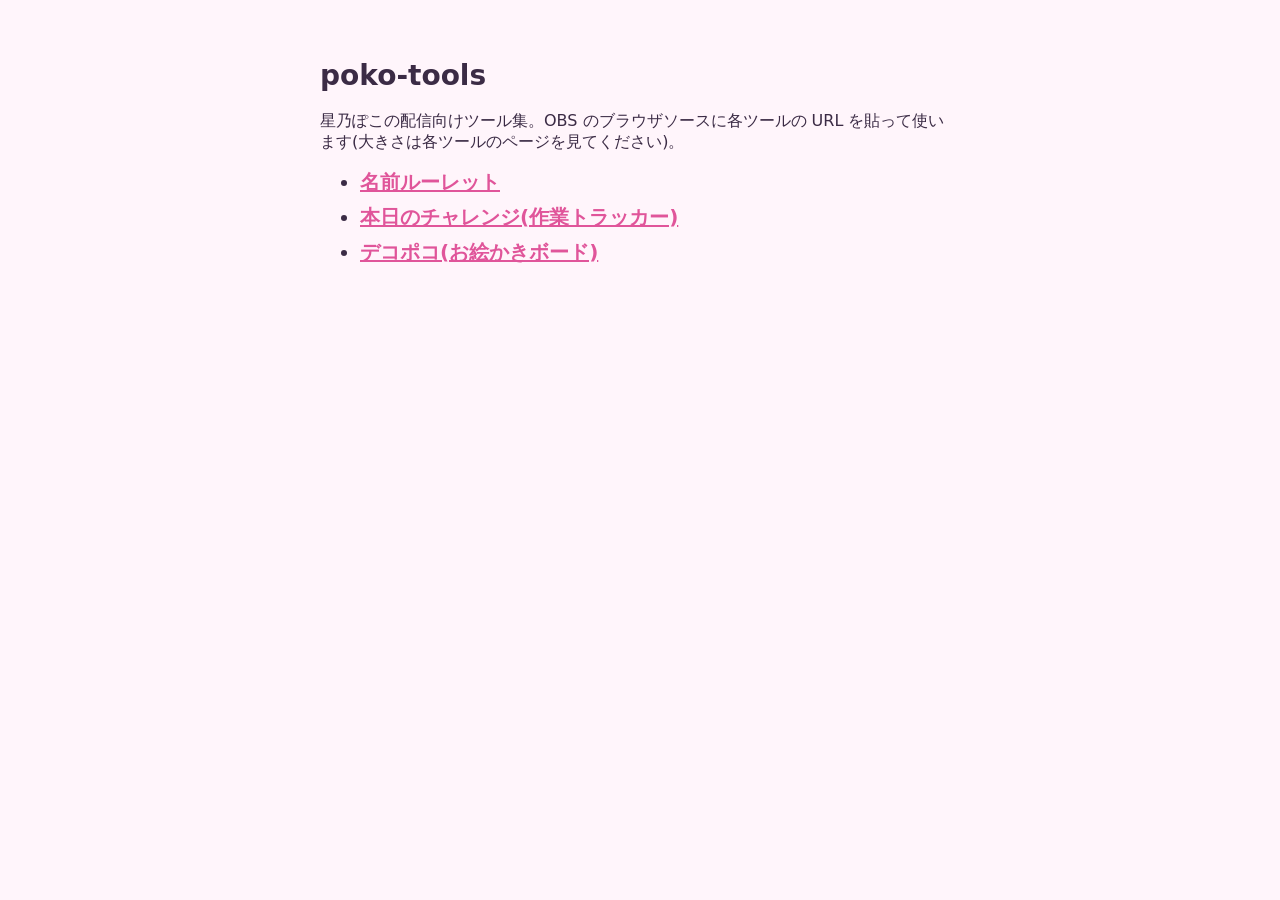
<file: index.html>
<!doctype html>
<html lang="ja">
<head>
<meta charset="utf-8">
<meta name="viewport" content="width=device-width, initial-scale=1">
<title>poko-tools</title>
<style>
  body { margin: 0; padding: 40px 16px; background: #fff5fb; color: #3b2b45; font-family: "Hiragino Maru Gothic ProN", "BIZ UDPGothic", "Meiryo", system-ui, sans-serif; }
  main { max-width: 640px; margin: 0 auto; }
  h1 { font-size: 28px; }
  li { margin: 8px 0; font-size: 20px; }
  a { color: #e0559a; font-weight: 700; }
  code { background: #fff; padding: 2px 6px; border-radius: 6px; }
</style>
</head>
<body>
<main>
  <h1>poko-tools</h1>
  <p>星乃ぽこの配信向けツール集。OBS のブラウザソースに各ツールの URL を貼って使います(大きさは各ツールのページを見てください)。</p>
  <ul>
    <li><a href="tools/roulette/">名前ルーレット</a></li>
    <li><a href="tools/tracker/">本日のチャレンジ(作業トラッカー)</a></li>
    <li><a href="tools/deco-poko/">デコポコ(お絵かきボード)</a></li>
  </ul>
</main>
</body>
</html>
</file>
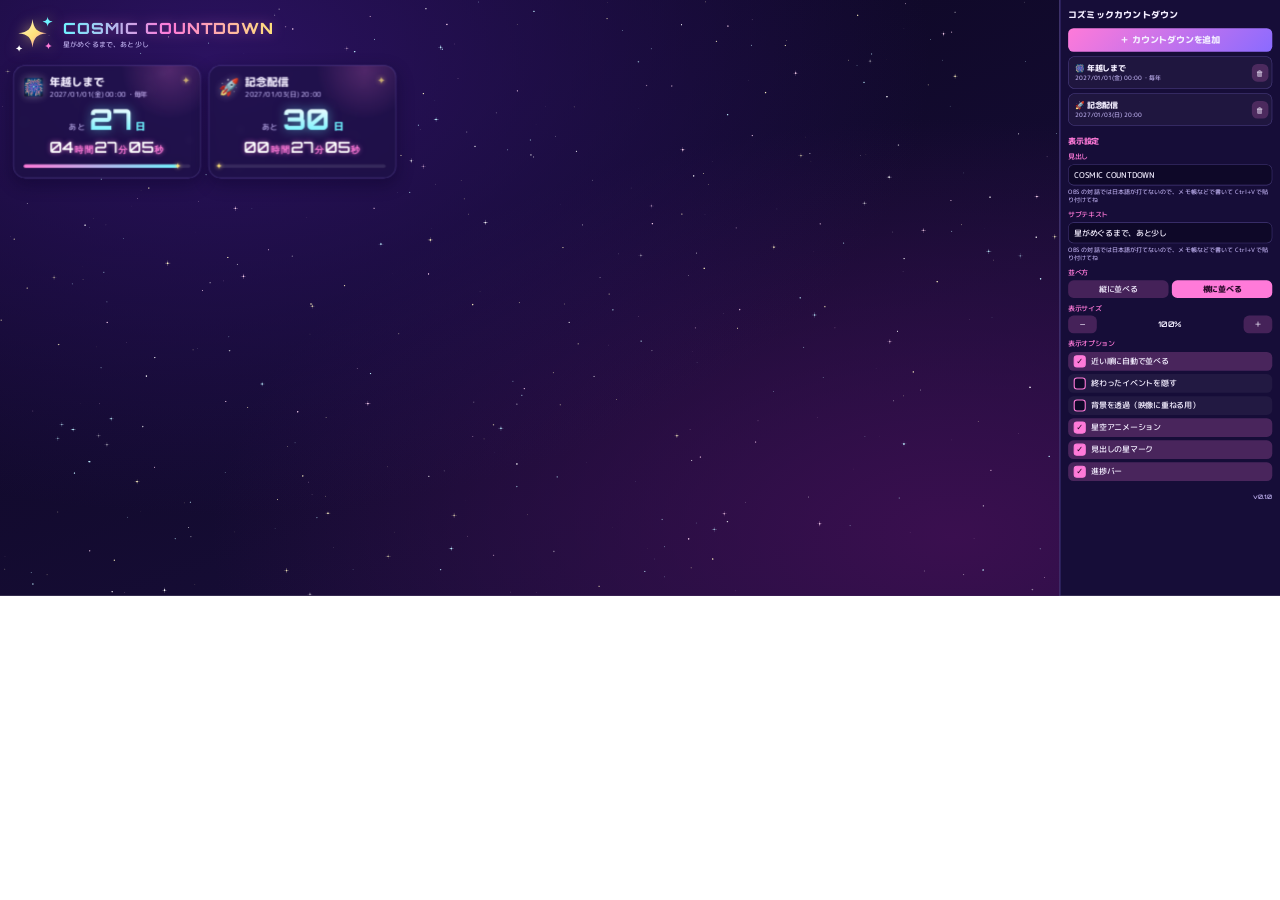
<file: tools/cosmic-countdown/index.html>
<!doctype html>
<html lang="ja">
<head>
<meta charset="utf-8">
<meta name="viewport" content="width=device-width,initial-scale=1">
<title>Cosmic Countdown</title>
<style>
@font-face{font-family:"M PLUS Rounded 1c";font-weight:500;font-style:normal;src:url(fonts/MPLUSRounded1c-Medium.subset.woff2) format("woff2");font-display:swap}
@font-face{font-family:"M PLUS Rounded 1c";font-weight:800;font-style:normal;src:url(fonts/MPLUSRounded1c-ExtraBold.subset.woff2) format("woff2");font-display:swap}
@font-face{font-family:CosmicDigits;font-weight:600;font-style:normal;src:url(fonts/CosmicDigits-SemiBold.subset.woff2) format("woff2");font-display:swap}
@font-face{font-family:CosmicDigits;font-weight:800;font-style:normal;src:url(fonts/CosmicDigits-ExtraBold.subset.woff2) format("woff2");font-display:swap}
:root{
  --bg1:#0b0620; --bg2:#1a0f3d; --bg3:#2b1260;
  --card:rgba(30,18,70,.62); --card-line:rgba(160,140,255,.35);
  --text:#f3eeff; --muted:#b6a8e6;
  --cyan:#6ff3ff; --pink:#ff7ad9; --yellow:#ffe27a;
  --scale:1; --panel:400px;
}
*{box-sizing:border-box}
html,body{margin:0;height:100%;overflow:hidden;background:transparent}
body{font-family:"M PLUS Rounded 1c","Hiragino Maru Gothic ProN","BIZ UDPGothic","Yu Gothic UI",Meiryo,system-ui,sans-serif;color:var(--text)}

/* ===== fixed logical page: stage 1920x1080 + panel 400px = 2320x1080, scaled to the window by JS ===== */
#fit{position:absolute;left:0;top:0;display:flex;width:2320px;height:1080px;transform-origin:top left}

/* ===== display area (what stays visible after cropping) ===== */
#stage{position:relative;flex:none;width:1920px;height:1080px;overflow:hidden;
  background:radial-gradient(ellipse at 20% 10%,var(--bg3),transparent 60%),
             radial-gradient(ellipse at 90% 90%,#3a0f4f,transparent 55%),
             linear-gradient(160deg,var(--bg1),var(--bg2));
}
body.transparent #stage{background:transparent}
body.transparent.preview #stage{background:repeating-conic-gradient(#8a8a8a 0 25%,#a8a8a8 0 50%) 0 0 / 24px 24px}
#stars{position:absolute;inset:0;width:100%;height:100%;pointer-events:none}
body.no-stars #stars{display:none}

#app{position:relative;z-index:1;overflow:auto;padding:24px;
  transform:scale(var(--scale));transform-origin:top left;
  width:calc(100% / var(--scale));height:calc(100% / var(--scale))}
#app::-webkit-scrollbar{width:0}

header{display:flex;align-items:center;gap:14px;margin-bottom:18px}
#emblem{width:76px;height:76px;flex:none;overflow:visible;filter:drop-shadow(0 0 12px rgba(255,226,122,.55))}
#emblem path{transform-box:fill-box;transform-origin:center;animation:twinkle 3.2s ease-in-out infinite}
#emblem path:nth-of-type(2){animation-delay:-1.1s;animation-duration:2.4s}
#emblem path:nth-of-type(3){animation-delay:-2s;animation-duration:2.8s}
#emblem path:nth-of-type(4){animation-delay:-.5s;animation-duration:2s}
@keyframes twinkle{0%,100%{transform:scale(1);opacity:1}50%{transform:scale(.72) rotate(12deg);opacity:.65}}
body.no-emblem #emblem{display:none}
#heading{font-family:CosmicDigits,sans-serif;font-weight:800;font-size:28px;letter-spacing:.08em;
  background:linear-gradient(90deg,var(--cyan),var(--pink),var(--yellow));-webkit-background-clip:text;background-clip:text;color:transparent;
  filter:drop-shadow(0 0 12px rgba(255,122,217,.35))}
#sub{font-size:13px;color:var(--muted);margin-top:2px}

#list{display:flex;flex-direction:column;gap:14px}
body.horizontal #list{flex-direction:row;flex-wrap:wrap}

.card{position:relative;display:flex;flex-direction:column;width:340px;max-width:100%;padding:16px 18px 18px;border-radius:22px;background:var(--card);
  border:1.5px solid var(--card-line);backdrop-filter:blur(6px);
  box-shadow:0 0 0 1px rgba(255,255,255,.04) inset,0 10px 30px rgba(10,0,40,.45);overflow:hidden}
.card::before{content:"";position:absolute;inset:-40% -10% auto auto;width:180px;height:180px;border-radius:50%;
  background:radial-gradient(circle,rgba(255,122,217,.22),transparent 70%);pointer-events:none}
.card::after{content:"✦";position:absolute;top:12px;right:18px;font-size:18px;color:var(--yellow);opacity:.75;text-shadow:0 0 10px var(--yellow)}
.card.done{border-color:rgba(255,226,122,.7);box-shadow:0 0 26px rgba(255,226,122,.35);animation:glow 2.4s ease-in-out infinite}
@keyframes glow{0%,100%{box-shadow:0 0 26px rgba(255,226,122,.35)}50%{box-shadow:0 0 26px rgba(255,226,122,.7)}}
.burst{position:absolute;left:50%;top:50%;width:0;height:0;pointer-events:none;z-index:2}
.burst span{position:absolute;left:0;top:0;margin:-9px 0 0 -9px;font-size:18px;line-height:1;color:var(--yellow);text-shadow:0 0 10px var(--yellow);
  pointer-events:none;animation:burst 1.2s ease-out forwards}
@keyframes burst{0%{transform:translate(0,0) scale(1);opacity:1}100%{transform:translate(var(--dx),var(--dy)) scale(0);opacity:0}}
.top{display:flex;align-items:center;gap:10px}
.icon{font-size:30px;line-height:1;filter:drop-shadow(0 0 8px rgba(255,255,255,.35))}
.title{font-weight:800;font-size:20px;line-height:1.25;padding-right:24px;overflow-wrap:anywhere;
  display:-webkit-box;-webkit-box-orient:vertical;-webkit-line-clamp:2;overflow:hidden}
.date{font-size:12px;color:var(--muted);margin-top:2px}
.count{margin-top:auto;padding-top:10px;text-align:center}
.dayline{display:flex;align-items:baseline;justify-content:center;gap:6px}
.ato{font-size:15px;color:var(--muted);margin-right:2px}
.days{font-family:CosmicDigits,sans-serif;font-weight:800;font-size:52px;line-height:1;
  background:linear-gradient(180deg,#fff,var(--cyan));-webkit-background-clip:text;background-clip:text;color:transparent;
  filter:drop-shadow(0 0 10px rgba(111,243,255,.5))}
.unit{font-weight:800;font-size:18px;color:var(--cyan)}
.hms{display:block;margin-top:6px;white-space:nowrap;font-family:CosmicDigits,sans-serif;font-weight:600;font-size:28px;letter-spacing:.04em;color:#fff;
  text-shadow:0 0 10px rgba(255,122,217,.6)}
.hms small{font-size:.6em;color:var(--pink)}
.donetext{display:block;font-weight:800;font-size:26px;color:var(--yellow);text-shadow:0 0 16px rgba(255,226,122,.7);animation:pulse 1.2s ease-in-out infinite}
@keyframes pulse{50%{transform:scale(1.05)}}
.bar{position:relative;height:6px;border-radius:6px;background:rgba(255,255,255,.1);margin-top:14px}
.bar i{position:absolute;inset:0 auto 0 0;border-radius:6px;background:linear-gradient(90deg,var(--pink),var(--cyan))}
.bar b{position:absolute;top:50%;transform:translate(-50%,-52%);font-size:15px;font-weight:400;color:var(--yellow);text-shadow:0 0 8px var(--yellow)}
body.no-bar .bar{display:none}
.empty{color:var(--muted);padding:30px;text-align:center;border:1.5px dashed var(--card-line);border-radius:20px}

/* ===== control panel (cropped off in OBS) ===== */
#panel{flex:none;width:var(--panel);height:1080px;overflow-y:auto;padding:14px;background:#160d38;border-left:2px solid #4a3a8c;font-size:14px}
#panel::-webkit-scrollbar{width:10px}
#panel::-webkit-scrollbar-thumb{background:#4a3a8c;border-radius:5px}
#panel h2{margin:2px 0 12px;font-size:16px;color:var(--text);letter-spacing:.04em}
#panel .hint{margin:4px 0 0;font-size:11px;line-height:1.4;color:var(--muted)}
#ver{margin:22px 0 4px;text-align:right;font-family:CosmicDigits,sans-serif;font-size:11px;color:var(--muted)}
#panel h3{margin:18px 0 8px;font-size:14px;color:var(--pink)}
.btn{border:none;cursor:pointer;font:inherit;color:var(--text);background:rgba(255,122,217,.2);border-radius:10px;padding:6px 10px;user-select:none}
.btn:hover{background:rgba(255,122,217,.36)}
.btn.primary{background:linear-gradient(135deg,var(--pink),#8a6bff);font-weight:800}
.btn.on{background:var(--pink);color:#2a0a2a;font-weight:800}
.btn.warn{background:#ff5470;font-weight:800}
.wide{width:100%;padding:10px}
#addBtn{font-size:16px}
label{display:block;font-size:12px;color:var(--pink);margin:10px 0 4px}
input[type=text]{width:100%;padding:8px 10px;border-radius:10px;border:1px solid var(--card-line);background:#0e0828;color:var(--text);font:inherit}

.ed{margin-top:8px;border:1px solid var(--card-line);border-radius:12px;background:rgba(255,255,255,.04)}
.ed.open{border-color:var(--pink)}
.ed-head{display:flex;align-items:center;gap:4px;padding:6px}
.ed-open{flex:1;min-width:0;text-align:left;background:none;padding:4px 6px}
.ed-name{display:block;font-weight:800;overflow:hidden;text-overflow:ellipsis;white-space:nowrap}
.ed-when{display:block;font-size:11px;color:var(--muted)}
.ed-head .mini{padding:6px 8px;flex:none}
.ed-body{padding:0 10px 10px}
.date-grid{display:grid;grid-template-columns:1.5fr 1fr 1fr 1fr 1fr;gap:5px}
.date-col{display:flex;flex-direction:column;gap:3px;text-align:center;min-width:0}
.date-col .btn{padding:7px 0;line-height:1;font-size:13px}
.date-col input{text-align:center;padding:6px 0;font-family:CosmicDigits,sans-serif;font-size:13px}
.date-col span{font-size:11px;color:var(--pink)}
.emojis{display:flex;flex-wrap:wrap;gap:5px}
.emojis .btn{font-size:18px;padding:3px 6px;line-height:1.3}
.tg{display:flex;align-items:center;gap:10px;width:100%;margin-top:6px;text-align:left;background:rgba(255,255,255,.05)}
.tg em{flex:none;display:flex;align-items:center;justify-content:center;width:22px;height:22px;border:2px solid var(--pink);border-radius:6px;
  font-style:normal;font-size:15px;font-weight:800;line-height:1;background:#0e0828}
.tg.on{background:rgba(255,122,217,.22);color:var(--text);font-weight:500}
.tg.on em{background:var(--pink);color:#2a0a2a}
.seg{display:flex;gap:6px}
.seg .btn{flex:1}
.num{display:flex;align-items:center;gap:6px}
.num output{flex:1;text-align:center;font-family:CosmicDigits,sans-serif}
.num .btn{width:52px}

@media (prefers-reduced-motion: reduce){
  #emblem path,.donetext,.card,.burst span{animation:none !important}
}
</style>
</head>
<body>
<div id="fit">

<main id="stage">
  <canvas id="stars"></canvas>
  <div id="app">
    <header>
      <svg id="emblem" viewBox="0 0 100 100" aria-hidden="true">
        <defs>
          <linearGradient id="gold" x1="0" y1="0" x2="1" y2="1">
            <stop offset="0" stop-color="#fff6c9"/><stop offset=".55" stop-color="#ffe27a"/><stop offset="1" stop-color="#ff7ad9"/>
          </linearGradient>
        </defs>
        <path d="M46 14 C49 38 56 45 80 48 C56 51 49 58 46 82 C43 58 36 51 12 48 C36 45 43 38 46 14Z" fill="url(#gold)"/>
        <path d="M82 8 C83 16 86 19 94 20 C86 21 83 24 82 32 C81 24 78 21 70 20 C78 19 81 16 82 8Z" fill="#6ff3ff"/>
        <path d="M84 70 C85 75 87 77 92 78 C87 79 85 81 84 86 C83 81 81 79 76 78 C81 77 83 75 84 70Z" fill="#ff7ad9"/>
        <path d="M14 76 C15 81 17 83 22 84 C17 85 15 87 14 92 C13 87 11 85 6 84 C11 83 13 81 14 76Z" fill="#fff"/>
      </svg>
      <div>
        <div id="heading"></div>
        <div id="sub"></div>
      </div>
    </header>
    <div id="list"></div>
  </div>
</main>

<aside id="panel">
  <h2>コズミックカウントダウン</h2>
  <button class="btn primary wide" id="addBtn">＋ カウントダウンを追加</button>
  <div id="editors"></div>

  <h3>表示設定</h3>
  <label>見出し</label>
  <input type="text" id="sHeading">
  <p class="hint" id="hintHeading"></p>
  <label>サブテキスト</label>
  <input type="text" id="sSub">
  <p class="hint" id="hintSub"></p>
  <label>並べ方</label>
  <div class="seg" id="sLayout">
    <button class="btn" data-v="vertical">縦に並べる</button>
    <button class="btn" data-v="horizontal">横に並べる</button>
  </div>
  <label>表示サイズ</label>
  <div class="num">
    <button class="btn" id="scaleDown">−</button>
    <output id="scaleVal"></output>
    <button class="btn" id="scaleUp">＋</button>
  </div>
  <label>表示オプション</label>
  <div id="toggles"></div>
  <div id="ver">v0.1.0</div>
</aside>

</div>

<script>
const params = new URLSearchParams(location.search);
const isObs = typeof window.obsstudio !== 'undefined';
if(!isObs && params.get('bg') !== 'transparent') document.body.classList.add('preview');
const ID_PARAM = params.get('id');
const SUFFIX = ID_PARAM && /^[A-Za-z0-9_-]{1,32}$/.test(ID_PARAM) ? ID_PARAM : '';
const KEY = 'poko-cosmic-countdown-v1' + (SUFFIX ? ':' + SUFFIX : '');
const OLD_KEY = 'cosmicCountdown.v1';
const IME_HINT = 'OBS の対話では日本語が打てないので、メモ帳などで書いて Ctrl+V で貼り付けてね';
const EMOJIS = ['🐱','⭐','✨','🌙','🚀','🎆','🎇','🎉','🎊','🎁','🎀','🎂','🍰','🎮','🎤','🎧','🎵','📺','🎬','📢','🏆','👑','💖','🌸','🔥','🎃','🎄'];
const OLD_SUB = 'にゃんと、あと少し…！', NEW_SUB = '星がめぐるまで、あと少し';
const DAY = 864e5;
const pad = n => String(n).padStart(2,'0');
const toLocal = d => `${d.getFullYear()}-${pad(d.getMonth()+1)}-${pad(d.getDate())}T${pad(d.getHours())}:${pad(d.getMinutes())}`;
const $ = id => document.getElementById(id);
function uid(){return Math.random().toString(36).slice(2,10)}

function defaults(){
  const now = new Date();
  const ny = new Date(now.getFullYear()+1,0,1,0,0);
  const ev = new Date(now.getTime()+30*DAY); ev.setHours(20,0,0,0);
  return {
    settings:{heading:'COSMIC COUNTDOWN',sub:NEW_SUB,layout:'horizontal',scale:100,sort:true,
      transparent:false,stars:true,emblem:true,bar:true,hideDone:false},
    items:[
      {id:uid(),title:'年越しまで',date:toLocal(ny),icon:'🎆',yearly:true,done:'HAPPY NEW YEAR! 🎉',created:Date.now()},
      {id:uid(),title:'記念配信',date:toLocal(ev),icon:'🚀',yearly:false,done:'',created:Date.now()}
    ]
  };
}

let state;
const DATE_RE = /^\d{4}-\d{2}-\d{2}T\d{2}:\d{2}$/;
function normalize(raw){
  const d = defaults(), r = raw && typeof raw === 'object' ? raw : {};
  const rs = r.settings && typeof r.settings === 'object' ? r.settings : {};
  const s = {};
  for(const k of Object.keys(d.settings)){
    const dv = d.settings[k], v = rs[k] == null ? dv : rs[k];
    s[k] = typeof dv === 'boolean' ? !!v : typeof dv === 'number' ? v : String(v);
  }
  s.scale = Number(s.scale); if(!isFinite(s.scale)) s.scale = 100;
  s.scale = Math.max(40, Math.min(300, s.scale));
  if(s.layout !== 'horizontal') s.layout = 'vertical';
  if(s.sub === OLD_SUB) s.sub = NEW_SUB;
  const fallback = () => { const f = new Date(Date.now()+7*DAY); f.setHours(21,0,0,0); return toLocal(f); };
  const seen = new Set(), items = [];
  for(const it of Array.isArray(r.items) ? r.items : []){
    if(!it || typeof it !== 'object') continue;
    let id = it.id == null || it.id === '' ? uid() : String(it.id);
    while(seen.has(id)) id = uid();
    seen.add(id);
    const date = typeof it.date === 'string' && DATE_RE.test(it.date) && toLocal(new Date(it.date)) === it.date ? it.date : fallback();
    const created = Number(it.created);
    items.push({id, title: it.title == null ? '' : String(it.title), date,
      icon: it.icon == null || it.icon === '' ? '⭐' : String(it.icon),
      done: it.done == null ? '' : String(it.done), yearly: !!it.yearly,
      created: isFinite(created) && it.created != null && it.created !== '' ? created : Date.now()});
  }
  return {settings: s, items};
}
function readState(key){
  try{
    const s = JSON.parse(localStorage.getItem(key));
    if(s && typeof s === 'object' && 'items' in s) return normalize(s);
  }catch(e){}
  return null;
}
function load(){
  let s = readState(KEY);
  let fresh = false;
  try{ fresh = localStorage.getItem(KEY) === null; }catch(e){}
  if(!s && !SUFFIX && fresh){
    s = readState(OLD_KEY); // migrate (old key is left in place)
    if(s){ state = s; save(); return; }
  }
  state = s || defaults();
}
function save(){ try{ localStorage.setItem(KEY, JSON.stringify(state)); }catch(e){} }

/* target time + previous occurrence (for progress) */
const daysIn = (y,m) => new Date(y,m,0).getDate();
function resolve(item, now){
  const d = new Date(item.date);
  if(isNaN(d)) return null;
  if(!item.yearly) return {t:d.getTime(), prev:item.created || now};
  // keep celebrating for 24h, then roll to next year; rebuild from the original month/day each year (2/29 -> 2/28 in common years)
  const Y = d.getFullYear(), M = d.getMonth()+1, D = d.getDate(), h = d.getHours(), mi = d.getMinutes();
  const at = y => new Date(y, M-1, Math.min(D, daysIn(y,M)), h, mi);
  let y = Y, t = at(y);
  while(now - t >= DAY){ y++; t = at(y); }
  return {t:t.getTime(), prev:at(y-1).getTime()};
}

const WD = '日月火水木金土';
const fmtDate = d => `${d.getFullYear()}/${pad(d.getMonth()+1)}/${pad(d.getDate())}(${WD[d.getDay()]}) ${pad(d.getHours())}:${pad(d.getMinutes())}`;

/* ===== display ===== */
const list = $('list');
const cards = new Map();      // id -> element
const lastLive = new Map();   // id -> was the countdown still running (diff > 0) at the previous tick
function makeCard(it){
  const el = document.createElement('div');
  el.className = 'card'; el.dataset.id = it.id;
  el.innerHTML = `
    <div class="top"><div class="icon"></div><div style="min-width:0;flex:1"><div class="title"></div><div class="date"></div></div></div>
    <div class="count"></div>
    <div class="bar"><i></i><b>✦</b></div>`;
  return el;
}
function render(){
  const now = Date.now();
  let rows = state.items.map(it => ({it, r:resolve(it, now)})).filter(x => x.r);
  if(state.settings.hideDone) rows = rows.filter(x => x.r.t - now > -DAY);
  if(state.settings.sort) rows.sort((a,b) => {
    const ad = a.r.t < now - DAY, bd = b.r.t < now - DAY;
    return ad!==bd ? ad-bd : a.r.t - b.r.t;
  });
  const ids = new Set(rows.map(x => x.it.id));
  for(const [id, el] of cards) if(!ids.has(id)){ el.remove(); cards.delete(id); lastLive.delete(id); }
  const empty = list.querySelector('.empty');
  if(rows.length === 0 && !isObs){
    if(!empty) list.append(mk('div', 'empty', '操作パネルの ＋ から追加してね ✨'));
  }else if(empty) empty.remove();
  rows.forEach(({it}, i) => {
    let el = cards.get(it.id);
    if(!el){ el = makeCard(it); cards.set(it.id, el); }
    el.querySelector('.icon').textContent = it.icon || '⭐';
    el.querySelector('.title').textContent = it.title || '(無題)';
    if(list.children[i] !== el) list.insertBefore(el, list.children[i] || null);
  });
  tick();
}

function celebrate(el){
  el.classList.add('celebrate');
  const burst = document.createElement('div'); burst.className = 'burst';
  for(let k = 0; k < 12; k++){
    const a = k / 12 * Math.PI * 2, sp = document.createElement('span');
    sp.textContent = '✦';
    sp.style.setProperty('--dx', (Math.cos(a)*120).toFixed(1) + 'px');
    sp.style.setProperty('--dy', (Math.sin(a)*120).toFixed(1) + 'px');
    burst.append(sp);
  }
  el.append(burst);
  setTimeout(() => burst.remove(), 1300);
  setTimeout(() => el.classList.remove('celebrate'), 4000);
}

function tick(){
  const now = Date.now();
  for(const el of list.querySelectorAll('.card')){
    const it = state.items.find(i => i.id === el.dataset.id); if(!it) continue;
    const r = resolve(it, now); if(!r) continue;
    el.querySelector('.date').textContent = fmtDate(new Date(r.t)) + (it.yearly ? ' ・毎年' : '');
    const diff = r.t - now, count = el.querySelector('.count');
    let html;
    if(diff > 0){
      const s = Math.floor(diff/1000), days = Math.floor(s/86400);
      html = `<div class="dayline"><span class="ato">あと</span><span class="days">${days}</span><span class="unit">日</span></div>
        <span class="hms">${pad(Math.floor(s%86400/3600))}<small>時間</small>${pad(Math.floor(s%3600/60))}<small>分</small>${pad(s%60)}<small>秒</small></span>`;
      el.classList.remove('done');
    }else if(diff > -DAY){
      html = `<span class="donetext"></span>`; el.classList.add('done');
    }else{
      html = `<span class="ato">終了しました 🌙</span>`; el.classList.remove('done');
    }
    if(count.dataset.h !== html){ count.innerHTML = html; count.dataset.h = html; }
    const dt = count.querySelector('.donetext'); if(dt) dt.textContent = it.done || '当日！🎉';
    const pct = Math.max(0, Math.min(1, (now - r.prev) / Math.max(1, r.t - r.prev))) * 100;
    el.querySelector('.bar i').style.width = pct + '%';
    el.querySelector('.bar b').style.left = pct + '%';
    // burst only at the moment the countdown crosses zero (not on load)
    if(lastLive.get(it.id) === true && diff <= 0) celebrate(el);
    lastLive.set(it.id, diff > 0);
  }
}
let tickT = 0;
function scheduleTick(){
  clearTimeout(tickT);
  tickT = setTimeout(() => { tick(); scheduleTick(); }, 1000 - Date.now()%1000 + 10);
}
setInterval(render, 60000); // re-sort / roll yearly items

/* ===== panel helpers ===== */
function mk(tag, cls, text){
  const e = document.createElement(tag);
  if(cls) e.className = cls;
  if(text !== undefined) e.textContent = text;
  return e;
}
/* button that repeats while held down (Pointer Events; always stops on release / cancel / leave / detach) */
function hold(btn, fn){
  let t1 = 0, t2 = 0;
  const stop = () => {
    clearTimeout(t1); clearInterval(t2); t1 = t2 = 0;
    window.removeEventListener('pointerup', stop); window.removeEventListener('pointercancel', stop);
  };
  const run = () => { if(!btn.isConnected){ stop(); return; } fn(); };
  btn.addEventListener('pointerdown', e => {
    if(e.button !== 0) return;
    stop(); run();
    t1 = setTimeout(() => { t2 = setInterval(run, 70); }, 350);
    window.addEventListener('pointerup', stop, {once:true});
    window.addEventListener('pointercancel', stop, {once:true});
  });
  btn.addEventListener('pointerleave', stop);
  btn.addEventListener('click', e => { if(e.detail === 0) fn(); }); // keyboard
}
function getParts(it){
  const d = new Date(it.date);
  return isNaN(d) ? getParts({date:toLocal(new Date())})
    : {Y:d.getFullYear(), M:d.getMonth()+1, D:d.getDate(), h:d.getHours(), m:d.getMinutes()};
}
function setParts(it, p){
  p.D = Math.min(p.D, daysIn(p.Y, p.M));
  it.date = `${p.Y}-${pad(p.M)}-${pad(p.D)}T${pad(p.h)}:${pad(p.m)}`;
  it.created = Date.now(); // progress runs from the moment the date was set
}
const wrap = (v,min,max) => v < min ? max : v > max ? min : v;

/* ===== item editors ===== */
let openId = null;

function renderEditors(){
  const box = $('editors'); box.innerHTML = '';
  state.items.forEach((it, idx) => box.appendChild(buildEditor(it, idx)));
}

function buildEditor(it, idx){
  const open = it.id === openId;
  const ed = mk('div', 'ed' + (open ? ' open' : ''));

  const head = mk('div', 'ed-head');
  const openBtn = mk('button', 'btn ed-open');
  const name = mk('span', 'ed-name');
  const when = mk('span', 'ed-when');
  openBtn.append(name, when);
  const refreshHead = () => {
    name.textContent = `${it.icon || '⭐'} ${it.title || '(無題)'}`;
    when.textContent = fmtDate(new Date(it.date)) + (it.yearly ? ' ・毎年' : '');
  };
  refreshHead();
  openBtn.onclick = () => { openId = open ? null : it.id; renderEditors(); };
  head.append(openBtn);

  if(!state.settings.sort){
    const up = mk('button', 'btn mini', '↑'), down = mk('button', 'btn mini', '↓');
    const move = dir => {
      const j = idx + dir; if(j < 0 || j >= state.items.length) return;
      [state.items[idx], state.items[j]] = [state.items[j], state.items[idx]];
      save(); render(); renderEditors();
    };
    up.onclick = () => move(-1); down.onclick = () => move(1);
    head.append(up, down);
  }

  // delete asks by changing the button itself: JS confirm() doesn't appear in OBS
  const del = mk('button', 'btn mini', '🗑');
  let armed;
  del.onclick = () => {
    if(armed){
      state.items = state.items.filter(i => i.id !== it.id);
      if(openId === it.id) openId = null;
      save(); render(); renderEditors();
      return;
    }
    del.textContent = '本当に削除'; del.classList.add('warn');
    armed = setTimeout(() => { armed = null; del.textContent = '🗑'; del.classList.remove('warn'); }, 3000);
  };
  head.append(del);
  ed.append(head);
  if(!open) return ed;

  const body = mk('div', 'ed-body');
  const changed = () => { save(); render(); refreshHead(); };

  /* text */
  const title = mk('input'); title.type = 'text'; title.value = it.title; title.placeholder = '例：100万人記念配信';
  title.oninput = () => { it.title = title.value; changed(); };
  body.append(mk('label', '', 'タイトル'), title, mk('p', 'hint', IME_HINT));

  /* date: steppers, because the calendar popup can't be used in OBS */
  body.append(mk('label', '', '日時'));
  const grid = mk('div', 'date-grid');
  const FIELDS = [
    ['Y','年',() => [2000,2999]], ['M','月',() => [1,12]],
    ['D','日',p => [1,daysIn(p.Y,p.M)]], ['h','時',() => [0,23]], ['m','分',() => [0,59]]
  ];
  const inputs = {};
  const syncDate = () => {
    const p = getParts(it);
    for(const [k] of FIELDS) inputs[k].value = k === 'Y' ? p.Y : pad(p[k]);
  };
  for(const [k,label,range] of FIELDS){
    const col = mk('div', 'date-col');
    const up = mk('button', 'btn', '▲'), down = mk('button', 'btn', '▼');
    const input = mk('input'); input.type = 'text'; input.inputMode = 'numeric'; inputs[k] = input;
    const step = dir => {
      const p = getParts(it), [min,max] = range(p);
      p[k] = wrap(p[k] + dir, min, max);
      setParts(it, p); syncDate(); changed();
    };
    hold(up, () => step(1)); hold(down, () => step(-1));
    input.onchange = () => {
      const p = getParts(it), [min,max] = range(p), v = parseInt(input.value, 10);
      if(!isNaN(v)){ p[k] = Math.max(min, Math.min(max, v)); setParts(it, p); changed(); }
      syncDate();
    };
    col.append(up, input, down, mk('span', '', label));
    grid.append(col);
  }
  syncDate();
  body.append(grid);

  /* icon */
  body.append(mk('label', '', 'アイコン'));
  const emojis = mk('div', 'emojis');
  EMOJIS.forEach(em => {
    const b = mk('button', 'btn' + (it.icon === em ? ' on' : ''), em);
    b.onclick = () => {
      it.icon = em; changed();
      for(const x of emojis.children) x.classList.toggle('on', x === b);
    };
    emojis.append(b);
  });
  body.append(emojis);

  const done = mk('input'); done.type = 'text'; done.value = it.done || ''; done.placeholder = '当日！🎉';
  done.oninput = () => { it.done = done.value; changed(); };
  body.append(mk('label', '', '当日になったら表示する文字'), done, mk('p', 'hint', IME_HINT));

  const yearly = toggleBtn('毎年くりかえす（年越し・誕生日など）', () => it.yearly, v => { it.yearly = v; changed(); });
  yearly.style.marginTop = '10px';
  body.append(yearly);

  const close = mk('button', 'btn primary wide', '完了'); close.style.marginTop = '10px';
  close.onclick = () => { openId = null; renderEditors(); };
  body.append(close);

  ed.append(body);
  return ed;
}

function toggleBtn(label, get, set){
  const b = mk('button', 'btn tg'), em = mk('em');
  b.append(em, mk('span', '', label));
  const sync = () => { b.classList.toggle('on', !!get()); em.textContent = get() ? '✓' : ''; };
  b.onclick = () => { set(!get()); sync(); };
  sync();
  return b;
}

$('addBtn').onclick = () => {
  const d = new Date(Date.now()+7*DAY); d.setHours(21,0,0,0);
  const it = {id:uid(), title:'新しいカウントダウン', date:toLocal(d), icon:'✨', done:'', yearly:false, created:Date.now()};
  state.items.push(it); openId = it.id;
  save(); render(); renderEditors();
};

/* ===== settings ===== */
function applySettings(){
  const s = state.settings, b = document.body.classList;
  $('heading').textContent = s.heading; $('sub').textContent = s.sub;
  $('heading').style.display = s.heading ? '' : 'none';
  b.toggle('horizontal', s.layout==='horizontal');
  b.toggle('transparent', s.transparent);
  b.toggle('no-stars', !s.stars); b.toggle('no-emblem', !s.emblem); b.toggle('no-bar', !s.bar);
  document.documentElement.style.setProperty('--scale', (Number(s.scale)||100)/100);
  $('scaleVal').textContent = s.scale + '%';
  for(const x of $('sLayout').children) x.classList.toggle('on', x.dataset.v === s.layout);
  syncAnim();
}
function buildSettings(){
  const s = state.settings;
  for(const [id,k] of [['sHeading','heading'],['sSub','sub']]){
    $(id).value = s[k];
    $(id).oninput = e => { state.settings[k] = e.target.value; save(); applySettings(); };
  }
  $('hintHeading').textContent = IME_HINT; $('hintSub').textContent = IME_HINT;
  for(const x of $('sLayout').children) x.onclick = () => { state.settings.layout = x.dataset.v; save(); applySettings(); };
  const box = $('toggles'); box.innerHTML = '';
  [['sort','近い順に自動で並べる'],['hideDone','終わったイベントを隠す'],['transparent','背景を透過（映像に重ねる用）'],
   ['stars','星空アニメーション'],['emblem','見出しの星マーク'],['bar','進捗バー']].forEach(([k,label]) => {
    box.append(toggleBtn(label, () => state.settings[k], v => {
      state.settings[k] = v; save(); applySettings(); render();
      if(k === 'sort') renderEditors(); // ↑↓ only make sense for manual order
    }));
  });
}
const bump = d => { const s = state.settings; s.scale = Math.max(40, Math.min(300, s.scale + d)); save(); applySettings(); };
hold($('scaleDown'), () => bump(-5));
hold($('scaleUp'), () => bump(5));

/* storage from another source: update the display now; rebuild the panel after typing is done */
let pendingRebuild = false, rebuildT = 0;
function rebuildPanel(){ pendingRebuild = false; clearTimeout(rebuildT); buildSettings(); renderEditors(); }
window.addEventListener('storage', e => {
  if(e.key !== KEY) return;
  load(); applySettings(); render();
  const a = document.activeElement;
  if(a && a.tagName === 'INPUT' && $('panel').contains(a)){
    pendingRebuild = true; clearTimeout(rebuildT);
    rebuildT = setTimeout(() => { if(pendingRebuild) rebuildPanel(); }, 5000);
  }else rebuildPanel();
});
$('panel').addEventListener('focusout', () => {
  if(!pendingRebuild) return;
  setTimeout(() => {
    const a = document.activeElement;
    if(pendingRebuild && !(a && a.tagName === 'INPUT' && $('panel').contains(a))) rebuildPanel();
  }, 0);
}, true);

/* ===== fit: logical page 2320x1080 scaled to the window ===== */
const fitEl = $('fit');
function fit(){
  const k = Math.min(innerWidth / 2320, innerHeight / 1080);
  fitEl.style.transform = `scale(${k})`;
}
addEventListener('resize', fit);

/* ===== starfield (canvas = logical stage size 1920x1080 x devicePixelRatio) ===== */
const STAGE_W = 1920, STAGE_H = 1080;
const cv = $('stars'), cx = cv.getContext('2d');
const reduceMotion = matchMedia('(prefers-reduced-motion: reduce)').matches;
let stars = [], shooters = [], W, H;
function initStars(){
  const dpr = devicePixelRatio || 1;
  W = cv.width = STAGE_W * dpr; H = cv.height = STAGE_H * dpr;
  stars = Array.from({length: Math.round(STAGE_W*STAGE_H/5000)}, () => ({
    x:Math.random()*W, y:Math.random()*H, r:(Math.random()*1.3+.3)*dpr,
    p:Math.random()*6.28, s:Math.random()*.03+.008, c:['#ffffff','#bfefff','#ffd6f3','#fff4c2'][Math.random()*4|0]}));}
function paint(animate){
  const dpr = devicePixelRatio || 1;
  cx.clearRect(0,0,W,H);
  for(const s of stars){
    if(animate) s.p += s.s;
    cx.globalAlpha = .35 + .65*Math.abs(Math.sin(s.p));
    cx.fillStyle = s.c; cx.beginPath(); cx.arc(s.x,s.y,s.r,0,6.28); cx.fill();
    if(s.r > 1.4*dpr){ cx.globalAlpha *= .4; cx.fillRect(s.x-s.r*3,s.y-.5,s.r*6,1); cx.fillRect(s.x-.5,s.y-s.r*3,1,s.r*6); }
  }
  if(!animate) return;
  if(Math.random() < .006) shooters.push({x:Math.random()*W, y:Math.random()*H*.5, vx:-(6+Math.random()*6)*dpr, vy:(3+Math.random()*3)*dpr, life:1});
  shooters = shooters.filter(s => s.life > 0);
  for(const s of shooters){
    const g = cx.createLinearGradient(s.x,s.y,s.x-s.vx*10,s.y-s.vy*10);
    g.addColorStop(0,'rgba(255,255,255,'+s.life+')'); g.addColorStop(1,'rgba(111,243,255,0)');
    cx.globalAlpha = 1; cx.strokeStyle = g; cx.lineWidth = 2*dpr;
    cx.beginPath(); cx.moveTo(s.x,s.y); cx.lineTo(s.x-s.vx*10,s.y-s.vy*10); cx.stroke();
    s.x += s.vx; s.y += s.vy; s.life -= .02;
  }
}
let animOn = false, rafId = 0;
function frame(){
  paint(true);
  if(animOn) rafId = requestAnimationFrame(frame);
}
function syncAnim(){
  const want = state.settings.stars && !document.hidden;
  if(reduceMotion){ if(state.settings.stars) paint(false); return; } // still image only
  if(want && !animOn){ animOn = true; rafId = requestAnimationFrame(frame); }
  if(!want && animOn){ animOn = false; cancelAnimationFrame(rafId); }
}
document.addEventListener('visibilitychange', () => {
  syncAnim();
  if(!document.hidden){ tick(); scheduleTick(); }
});

load(); fit(); initStars(); applySettings(); buildSettings(); render(); renderEditors(); scheduleTick();
</script>
</body>
</html>
</file>
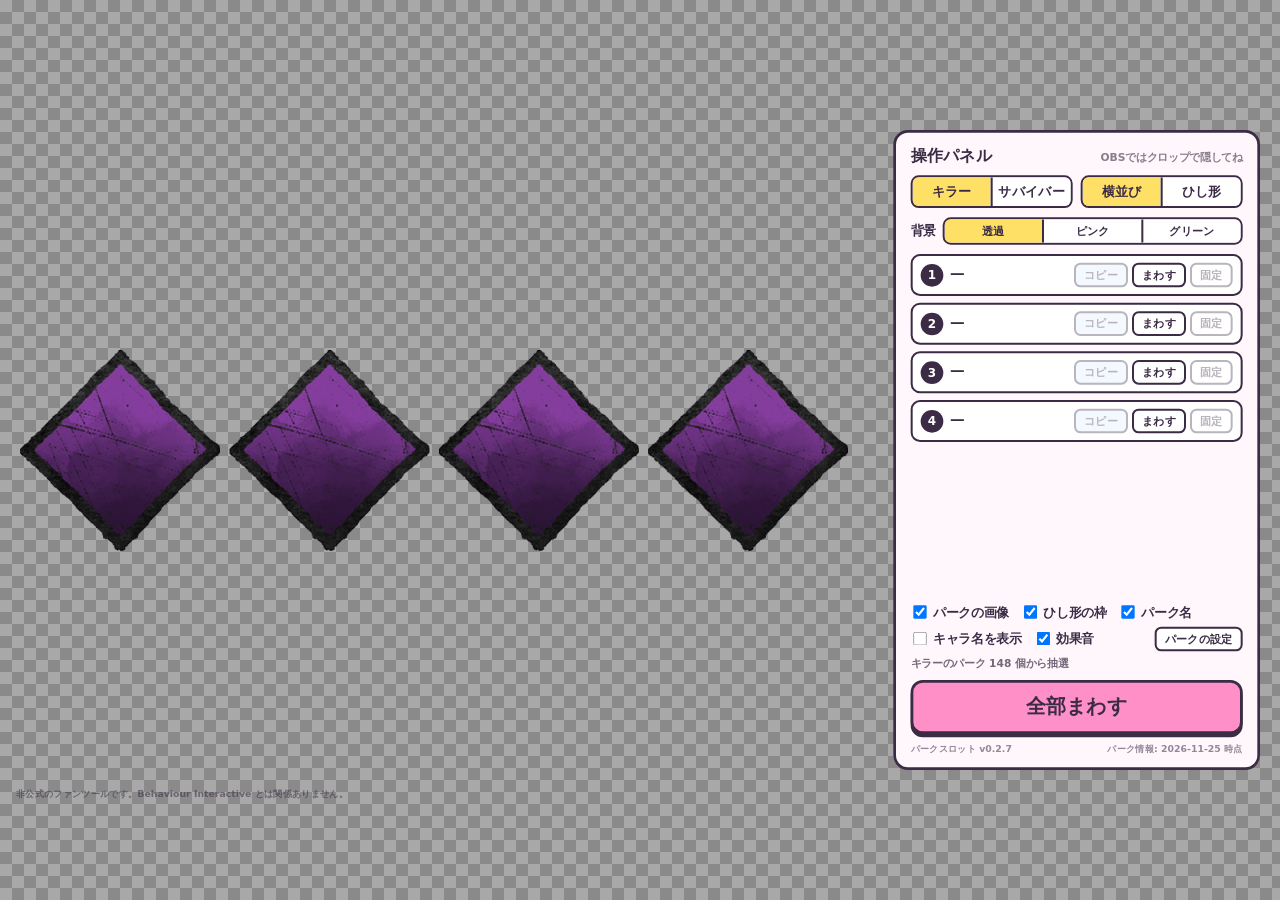
<file: tools/dbd-perks/index.html>
<!doctype html>
<html lang="ja">
<head>
<meta charset="utf-8">
<meta name="viewport" content="width=device-width, initial-scale=1">
<title>パークスロット</title>
<link rel="stylesheet" href="style.css">
</head>
<body>
<div id="stage" class="stage">

  <!-- ===== 配信に映す領域 ===== -->
  <section id="slots" class="slots layout-row" aria-label="パーク">
    <button class="slot" type="button" data-i="0"><img class="slot-icon" alt="" hidden><span class="slot-in"><span class="slot-name"></span><span class="slot-char"></span></span></button>
    <button class="slot" type="button" data-i="1"><img class="slot-icon" alt="" hidden><span class="slot-in"><span class="slot-name"></span><span class="slot-char"></span></span></button>
    <button class="slot" type="button" data-i="2"><img class="slot-icon" alt="" hidden><span class="slot-in"><span class="slot-name"></span><span class="slot-char"></span></span></button>
    <button class="slot" type="button" data-i="3"><img class="slot-icon" alt="" hidden><span class="slot-in"><span class="slot-name"></span><span class="slot-char"></span></span></button>
  </section>
  <p class="notice">非公式のファンツールです。Behaviour Interactive とは関係ありません。</p>

  <!-- ===== 操作パネル(OBSではクロップで隠す) ===== -->
  <section class="control" aria-label="操作パネル">
    <header class="control-head">
      <span>操作パネル</span>
      <span class="control-note">OBSではクロップで隠してね</span>
    </header>

    <div class="toggles">
      <div class="seg" role="group" aria-label="役割">
        <button type="button" data-role="k">キラー</button>
        <button type="button" data-role="s">サバイバー</button>
      </div>
      <div class="seg" role="group" aria-label="並び">
        <button type="button" data-layout="row">横並び</button>
        <button type="button" data-layout="diamond">ひし形</button>
      </div>
    </div>
    <div class="bg-row">
      <span class="bg-label">背景</span>
      <div class="seg" role="radiogroup" aria-label="背景">
        <button type="button" data-bg="transparent" title="OBS の中では透明。ブラウザでは透明な部分を市松模様で見せる">透過</button>
        <button type="button" data-bg="pink">ピンク</button>
        <button type="button" data-bg="green" title="透過できない配信ソフト用(クロマキーで抜く)">グリーン</button>
      </div>
    </div>

    <ol id="rows" class="rows"></ol>

    <div class="options">
      <label id="optIconLabel"><input type="checkbox" id="optIcon"> パークの画像</label>
      <label><input type="checkbox" id="optFrame"> ひし形の枠</label>
      <label id="optNameLabel"><input type="checkbox" id="optName"> パーク名</label>
      <label><input type="checkbox" id="optChar"> キャラ名を表示</label>
      <label><input type="checkbox" id="optSound"> 効果音</label>
      <button id="poolBtn" class="btn-small" type="button">パークの設定</button>
    </div>
    <p id="poolInfo" class="pool-info"></p>

    <div class="actions">
      <button id="spinBtn" class="btn btn-start" type="button">全部まわす</button>
    </div>

    <footer class="foot">
      <span id="version"></span>
      <span id="dataDate"></span>
    </footer>

    <div id="toast" class="toast" hidden></div>

    <!-- パークの設定(除外)。パネルの中に重ねる(配信に映らないように) -->
    <div id="pool" class="pool" role="dialog" aria-modal="true" aria-labelledby="poolTitle" hidden>
      <div class="pool-head">
        <span id="poolTitle"></span>
        <button id="poolClose" class="btn-small" type="button">閉じる</button>
      </div>
      <div class="preset">
        <div class="preset-row">
          <span class="preset-label">プリセット</span>
          <select id="presetSel" class="preset-sel"></select>
          <button id="presetLoad" class="btn-small" type="button">呼び出す</button>
          <button id="presetDel" class="btn-small" type="button">削除</button>
        </div>
        <div class="preset-row">
          <input id="presetName" class="preset-name" type="text" maxlength="20" placeholder="名前(空なら「プリセット1」…)">
          <button id="presetSave" class="btn-small" type="button">今の設定を保存</button>
        </div>
        <p id="presetNow" class="preset-now"></p>
      </div>
      <div class="pool-filter">
        <span>時期</span>
        <div class="seg" role="radiogroup" aria-label="時期">
          <button type="button" data-range="all">全期間</button>
          <button type="button" data-range="some">期間を指定</button>
        </div>
      </div>
      <div id="rangeRow" class="pool-filter range-row" hidden>
        <select id="dlcFrom" aria-label="この DLC から"></select>
        <span>〜</span>
        <select id="dlcTo" aria-label="この DLC まで"></select>
      </div>
      <input id="poolSearch" class="pool-search" type="search" placeholder="名前・英語名・キャラ名で検索">
      <div class="pool-bulk">
        <span id="poolCount"></span>
        <button id="poolAll" class="btn-small" type="button">この条件で全部入れる</button>
        <button id="poolNone" class="btn-small" type="button">全部外す</button>
      </div>
      <div class="pool-tree">
        <span id="rangeInfo" class="range-info"></span>
        <button id="treeToggle" class="btn-small" type="button">すべて開く</button>
      </div>
      <ul id="poolList" class="pool-list"></ul>
      <p class="pool-hint">チェックを外したパーク(未所持・禁止)は出ません。DLC の行の ▶ で開く / 閉じる、チェックでまとめて切り替え。OBS の「対話」では日本語が打てないので、英語名で探すか通常のブラウザで設定してね</p>
    </div>
  </section>
</div>
<script src="perks-data.js"></script>
<script src="app.js"></script>
</body>
</html>
</file>
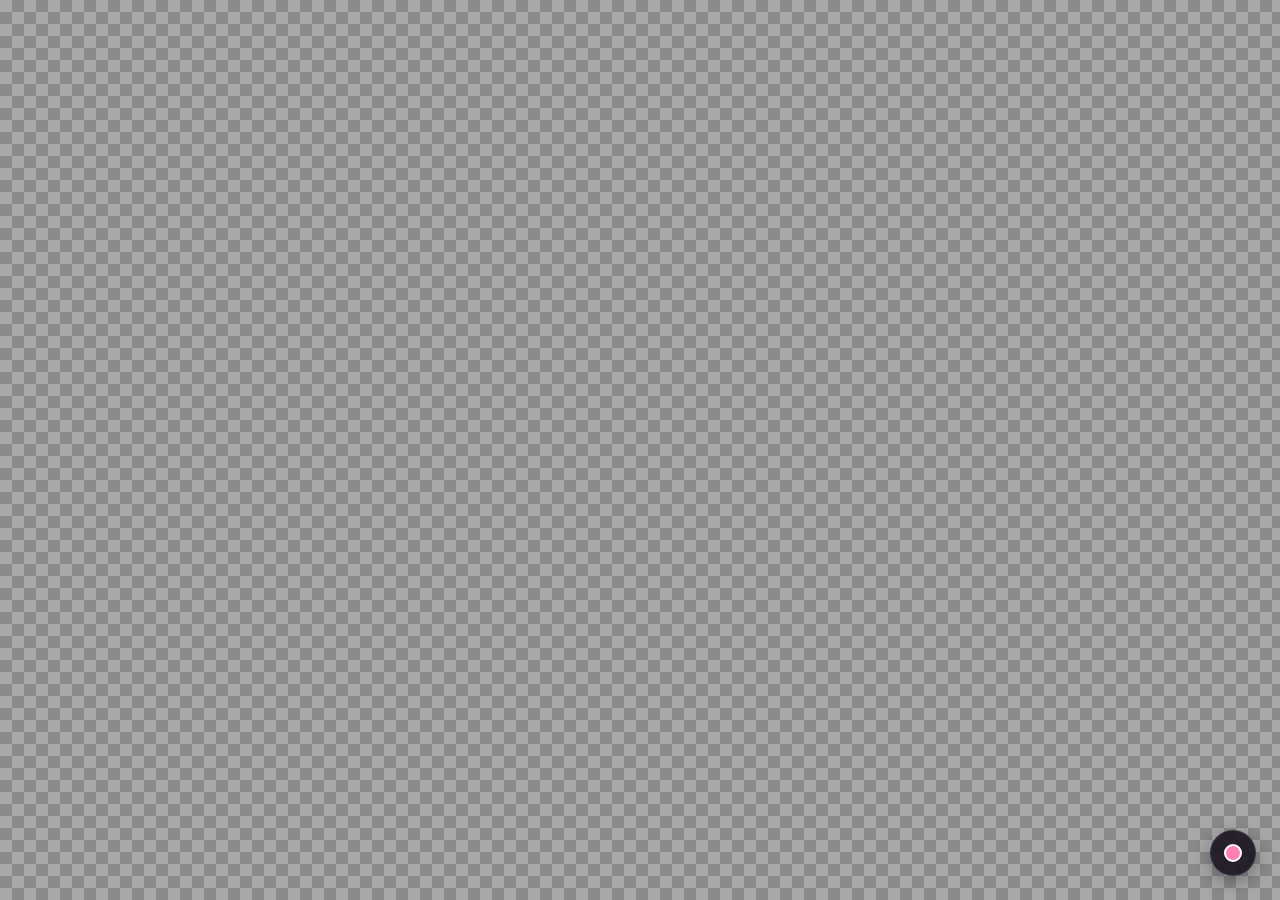
<file: tools/deco-poko/index.html>
<!DOCTYPE html>
<html lang="ja">
<head>
<meta charset="utf-8">
<meta name="viewport" content="width=device-width, initial-scale=1">
<title>デコポコ プラス</title>
<style>
  :root {
    --panel: rgba(28, 22, 34, 0.92);
    --panel-edge: rgba(255, 255, 255, 0.08);
    --ink: #f3eef7;
    --ink-dim: #a99bb5;
    --accent: #ff7fb3;
    --accent-soft: rgba(255, 127, 179, 0.18);
    --radius: 14px;
    --font: "Hiragino Sans", "Yu Gothic UI", "Meiryo", system-ui, sans-serif;
  }
  * { box-sizing: border-box; }
  html, body {
    margin: 0; height: 100%; overflow: hidden;
    background: transparent;
    font-family: var(--font);
    user-select: none; -webkit-user-select: none;
    touch-action: none;
  }
  #view {
    position: fixed; inset: 0; display: block;
    cursor: none;
  }
  #cursor {
    position: fixed; left: 0; top: 0; width: 20px; height: 20px;
    border: 1.5px solid #fff; border-radius: 50%;
    box-shadow: 0 0 0 1px rgba(0,0,0,.6), inset 0 0 0 1px rgba(0,0,0,.6);
    pointer-events: none; transform: translate(-50%, -50%);
    display: none;
  }
  #ui.hidden { display: none; }
  /* OBS の外で開いた時だけ、透過部分が分かるように市松模様を出す(?bg=transparent で消せる) */
  body.preview { background: repeating-conic-gradient(#8a8a8a 0 25%, #a8a8a8 0 50%) 0 0 / 24px 24px; }

  /* floating button */
  #fab {
    position: fixed; width: 46px; height: 46px; border-radius: 50%;
    background: var(--panel); border: 1px solid var(--panel-edge);
    box-shadow: 0 6px 20px rgba(0,0,0,.35);
    display: grid; place-items: center; cursor: grab; z-index: 10;
    color: var(--ink);
  }
  #fab:active { cursor: grabbing; }
  #fab .dot {
    width: 18px; height: 18px; border-radius: 50%;
    background: var(--accent); border: 2px solid #fff;
    transition: transform .15s;
  }
  #fab.open .dot { transform: scale(.6); }

  /* panel */
  #panel {
    position: fixed; width: 250px; padding: 12px; z-index: 9;
    background: var(--panel); border: 1px solid var(--panel-edge);
    border-radius: var(--radius); color: var(--ink);
    box-shadow: 0 10px 30px rgba(0,0,0,.4);
    backdrop-filter: blur(8px);
    font-size: 12px; line-height: 1.4;
    max-height: calc(100vh - 8px); overflow-y: auto; /* 小さいウィンドウでも下の欄まで届くように */
    scrollbar-width: thin; scrollbar-color: rgba(255,255,255,.25) transparent;
  }
  #panel.closed { display: none; }
  .row { display: flex; align-items: center; gap: 6px; margin-bottom: 8px; }
  .row:last-child { margin-bottom: 0; }
  .row label { color: var(--ink-dim); min-width: 46px; }
  .seg { display: flex; gap: 4px; flex: 1; }
  .seg button, .btn {
    flex: 1; padding: 6px 4px; border-radius: 8px; border: 1px solid var(--panel-edge);
    background: rgba(255,255,255,.04); color: var(--ink); font: inherit; cursor: pointer;
  }
  .seg button.on { background: var(--accent-soft); border-color: var(--accent); }
  #tools { flex-wrap: wrap; }
  #tools button { flex: 1 0 28%; }
  .edot { display: inline-block; width: 9px; height: 9px; border-radius: 50%; margin-left: 3px; vertical-align: middle;
    box-shadow: 0 0 0 1px rgba(255,255,255,.6); }
  /* 画面に出る小パレット(右クリック / 長押し) */
  #qp { position: fixed; z-index: 30; width: 252px; padding: 8px; border-radius: 12px; background: var(--panel);
    border: 1px solid var(--panel-edge); box-shadow: 0 8px 24px rgba(0,0,0,.45); color: var(--ink); font-size: 12px; }
  #qp .qtools { display: grid; grid-template-columns: repeat(3, 1fr); gap: 3px; margin-bottom: 6px; }
  #qp .qtools button { padding: 5px 0; white-space: nowrap; letter-spacing: -.02em; border-radius: 7px; border: 1px solid var(--panel-edge); background: rgba(255,255,255,.04);
    color: var(--ink); font: inherit; font-size: 11px; cursor: pointer; }
  #qp .qtools button.on { background: var(--accent-soft); border-color: var(--accent); }
  #qp .qsw { display: grid; grid-template-columns: repeat(8, 1fr); gap: 4px; }
  #qp .qsw div { width: 20px; height: 20px; border-radius: 50%; border: 1.5px solid rgba(255,255,255,.5); cursor: pointer; }
  #qp .qsw div.on { outline: 2px solid var(--accent); outline-offset: 1px; }
  /* フチを付けられない道具(ネオン・水彩・消しゴム)を選んでいる間はフチの欄を薄くする */
  #panel.noedge .edgeRow { opacity: .35; pointer-events: none; }
  #panel:not(.eraser) #emodeRow { display: none; }
  #cursor.obj { border-style: dashed; }
  #qp .qmode { display: grid; grid-template-columns: repeat(2, 1fr); gap: 3px; margin: -2px 0 6px; }
  #qp .qmode button { padding: 4px 0; border-radius: 7px; border: 1px solid var(--panel-edge); background: rgba(255,255,255,.04);
    color: var(--ink); font: inherit; font-size: 11px; cursor: pointer; }
  #qp .qmode button.on { background: var(--accent-soft); border-color: var(--accent); }
  .btn:hover, .seg button:hover { background: rgba(255,255,255,.1); }
  .btn:disabled { opacity: .35; cursor: default; }
  input[type=range] { flex: 1; accent-color: var(--accent); margin: 0; }
  .val { width: 30px; text-align: right; color: var(--ink-dim); font-variant-numeric: tabular-nums; }
  .wellCol { display: flex; flex-direction: column; gap: 4px; flex: none; }
  .dropper { width: 30px; height: 22px; padding: 0; border-radius: 6px; border: 1px solid var(--panel-edge);
    background: rgba(255,255,255,.04); color: var(--ink); cursor: pointer; display: grid; place-items: center; }
  .dropper.on { background: var(--accent-soft); border-color: var(--accent); }
  body.picking #view { cursor: crosshair; }
  body.picking #cursor { display: none !important; }
  #qp .qsw .qdrop { display: grid; place-items: center; color: var(--ink); background: rgba(255,255,255,.08); }
  .well {
    width: 30px; height: 26px; padding: 0; border: 1px solid var(--panel-edge);
    border-radius: 6px; cursor: pointer; flex: none;
    box-shadow: inset 0 0 0 2px rgba(0,0,0,.25);
  }
  .well.on { outline: 2px solid var(--accent); outline-offset: 1px; }
  /* in-panel color picker (native <input type=color> の popup は OBS の対話ウィンドウで当てにならない) */
  #picker { margin: 0 0 8px; padding: 8px; border-radius: 10px; background: rgba(0,0,0,.25); }
  #picker.closed { display: none; }
  #picker .title { color: var(--ink-dim); margin-bottom: 6px; }
  #sv, #hue { display: block; width: 100%; border-radius: 6px; cursor: crosshair; touch-action: none; }
  #sv { height: 110px; margin-bottom: 6px; }
  #hue { height: 14px; margin-bottom: 8px; }
  #hex {
    flex: 1; min-width: 0; padding: 5px 6px; border-radius: 8px; border: 1px solid var(--panel-edge);
    background: rgba(255,255,255,.06); color: var(--ink); font: inherit; font-variant-numeric: tabular-nums;
    user-select: text; -webkit-user-select: text;
  }
  #hex.bad { border-color: #ff4d4d; }
  .swatches { display: flex; gap: 4px; flex-wrap: wrap; flex: 1; }
  .sw {
    width: 20px; height: 20px; border-radius: 50%; border: 1.5px solid rgba(255,255,255,.5);
    cursor: pointer; box-shadow: 0 0 0 1px rgba(0,0,0,.4);
  }
  .sw.on { outline: 2px solid var(--accent); outline-offset: 1px; }
  .layers { display: flex; gap: 4px; flex: 1; }
  .layer {
    flex: 1; display: flex; align-items: center; gap: 4px; padding: 4px 6px;
    border-radius: 8px; border: 1px solid var(--panel-edge); cursor: pointer;
    background: rgba(255,255,255,.04);
  }
  .layer.on { background: var(--accent-soft); border-color: var(--accent); }
  /* 表示 / 非表示は目のマーク(1.6.3。丸では押せると気付かれにくかった、2026-10-27 がおちゃんの声)。非表示は斜線 */
  .layer .eye {
    width: 20px; height: 18px; flex: none; display: grid; place-items: center; padding: 0;
    border: 0; border-radius: 5px; background: transparent; color: var(--ink); cursor: pointer;
  }
  .layer .eye:hover { background: rgba(255,255,255,.12); }
  .layer .eye svg { width: 18px; height: 18px; display: block; }
  .layer:not(.visible) .eye { color: var(--ink-dim); }
  .layer:not(.visible) .lname { color: var(--ink-dim); text-decoration: line-through; }
  .hint { color: var(--ink-dim); font-size: 10px; text-align: center; margin-top: 4px; }
  /* 下絵(1.7.0): 画像があるときだけ表示 / 濃さ / 消すを出す */
  #underlayRow .btn { flex: none; padding: 5px 8px; }
  #underlayRow input[type=range] { flex: 1; min-width: 40px; }
  #underlayRow:not(.has) .ulOnly { display: none; }
  #underlayRow .eye { display: grid; place-items: center; }
  #underlayRow .eye svg { width: 16px; height: 16px; }
  #underlayRow.off .eye { opacity: .45; }
  #underlayRow.has + .ulHint { display: none; }
  .ulHint { margin: -4px 0 8px; text-align: left; }
  .sep { height: 1px; background: var(--panel-edge); margin: 10px -12px; }
</style>
</head>
<body>
<canvas id="view"></canvas>
<div id="cursor"></div>

<div id="qp" hidden></div>
<div id="ui">
  <div id="fab" title="ドラッグで移動 / クリックで開閉"><div class="dot"></div></div>
  <div id="panel" class="closed">
    <div class="row">
      <label>ツール</label>
      <div class="seg" id="tools">
        <button data-tool="brush" title="ふつうの線。フチ幅を上げるとフチが付く">ペン</button>
        <button data-tool="gloss" title="ぷっくりした線に、ところどころツヤ。フチ幅を上げるとフチが付く">艶</button>
        <button data-tool="marker" title="半透明。続けて描いても重なりが濃くならない。フチ幅を上げるとフチが付く">マーカー</button>
        <button data-tool="neon" title="線の色で光るペン">ネオン</button>
        <button data-tool="crayon" title="クレヨン。紙の目でぼそぼそ、縁はふわっと">クレヨン</button>
        <button data-tool="watercolor" title="筆で塗った水彩。重ねると濃くなる。フチ幅は選ぶたびに 0 に戻る">水彩</button>
        <button data-tool="eraser">消しゴム</button>
      </div>
    </div>
    <div class="row" id="emodeRow">
      <label>消し方</label>
      <div class="seg" id="emode">
        <button data-emode="pixel" title="なぞった所だけ消す">ピクセル</button>
        <button data-emode="object" title="触れた線を 1 本まるごと消す(選んでいるレイヤーの線だけ)">オブジェクト</button>
      </div>
    </div>
    <div class="row">
      <label>太さ</label>
      <input type="range" id="size" min="1" max="80" value="8">
      <span class="val" id="sizeVal">8</span>
    </div>
    <div class="row">
      <label>不透明</label>
      <input type="range" id="alpha" min="5" max="100" value="100">
      <span class="val" id="alphaVal">100</span>
    </div>
    <div class="row">
      <label>色</label>
      <div class="wellCol">
        <button class="well" id="colorWell" title="ペンの色を選ぶ"></button>
        <button class="dropper" id="dropper" title="スポイト(Chrome / Edge では画面のどこでも、それ以外ではボードを触った所の色を拾う)"><svg viewBox="0 0 24 24" width="14" height="14" aria-hidden="true"><path fill="currentColor" d="M19.4 4.6a2.6 2.6 0 0 0-3.7 0l-2.3 2.3-1-1-1.4 1.4 1 1-7.3 7.3V19h3.4l7.3-7.3 1 1 1.4-1.4-1-1 2.3-2.3a2.6 2.6 0 0 0 .3-3.4zM7.6 17H7v-.6l7-7 .6.6-7 7z"/></svg></button>
      </div>
      <div class="swatches" id="presets"></div>
    </div>
    <div class="row">
      <label>履歴</label>
      <div class="swatches" id="history" title="描いた色が入ります / 右クリックで削除"></div>
    </div>
    <div class="row edgeRow">
      <label>フチ色</label>
      <div class="seg" id="oedge" title="フチの色。自動はペンが明るいと黒、暗いと白">
        <button data-edge="auto">自動</button>
        <button data-edge="white">白</button>
        <button data-edge="black">黒</button>
        <button data-edge="custom" title="フチの色を自由に選ぶ">自由<span class="edot" id="ocolorDot"></span></button>
      </div>
    </div>
    <div class="row edgeRow">
      <label>フチ幅</label>
      <input type="range" id="osize" min="0" max="30" value="0" title="フチの太さ。0 はフチなし(ペン・艶・マーカーごとに覚える)">
      <span class="val" id="osizeVal">0</span>
    </div>
    <div id="picker" class="closed">
      <div class="title" id="pickerTitle">ペンの色</div>
      <canvas id="sv" width="226" height="110"></canvas>
      <canvas id="hue" width="226" height="14"></canvas>
      <div class="row">
        <input id="hex" maxlength="7" spellcheck="false" autocomplete="off">
        <button class="btn" id="pickerClose" style="flex:none;padding:6px 10px">閉じる</button>
      </div>
    </div>
    <div class="sep"></div>
    <div class="row">
      <label>レイヤー</label>
      <div class="layers" id="layers"></div>
    </div>
    <div class="row" id="underlayRow">
      <label>下絵</label>
      <button class="btn" id="underlayPick" title="描く場所の目安にする画像(配信画面のスクショなど)を選ぶ。Ctrl+V で貼り付けもできます">画像</button>
      <button class="btn ulOnly eye" id="underlayEye" title="下絵を表示 / 隠す"><svg viewBox="0 0 24 24" aria-hidden="true" fill="none" stroke="currentColor" stroke-width="2" stroke-linecap="round" stroke-linejoin="round"><path d="M2 12s3.6-7 10-7 10 7 10 7-3.6 7-10 7S2 12 2 12z"/><circle cx="12" cy="12" r="3"/></svg></button>
      <input type="range" class="ulOnly" id="underlayAlpha" min="10" max="90" value="40" title="下絵の濃さ">
      <button class="btn ulOnly" id="underlayClear" title="下絵を消す">×</button>
      <input type="file" id="underlayFile" accept="image/*" hidden>
    </div>
    <div class="hint ulHint" id="underlayHint">Ctrl+V で画像を貼り付けても下絵にできます。下絵は配信にも薄く映り、Tab で UI を隠すと一緒に消えます</div>
    <div class="row">
      <button class="btn" id="undo" title="ひとつ前に戻す">↩ 戻す</button>
      <button class="btn" id="redo" title="戻したのを進める">↪ 進む</button>
      <button class="btn" id="clearLayer">このレイヤーを消す</button>
    </div>
    <div class="row">
      <button class="btn" id="clearAll">全部消す</button>
      <button class="btn" id="hideUi">UIを隠す (Tab)</button>
    </div>
    <div class="hint">Tab でUIを隠す/出す ・ 履歴は右クリックで削除 ・ v<span id="ver"></span></div>
  </div>
</div>

<script>
(() => {
  const VERSION = '1.7.0'; // tools/deco-poko/tool.json と揃える
  // OBS のローカルファイル指定は全ソースが同じ origin(localStorage 共有)になるので、
  // 複数置くときは ?id=xxx を付けて保存先を分ける
  const BOARD_ID = new URLSearchParams(location.search).get('id') || '';
  // 一緒にデコるの OBS 用 / 招待 URL の画面は、ブラウザ版(1 人で描く絵)と保存を分ける(同じブラウザで開いても絵を上書きしない)
  const PLUS_VIA = (location.pathname.match(/^\/tools\/plus\/(obs|guest)\//) || [])[1];
  const LS_KEY = 'poko-deco-poko-v1' + (PLUS_VIA ? ':' + PLUS_VIA : '') + (BOARD_ID ? ':' + BOARD_ID : '');
  const LAYER_COUNT = 3;
  const OPS_MAX = 100; // 戻せる回数。超えた古い操作は base に焼き込む
  const PRESETS = ['#ffffff', '#000000', '#ff7fb3', '#ff4d4d', '#ffcc33', '#5ad66b', '#4aa3ff', '#b57bff'];

  const view = document.getElementById('view');
  const vctx = view.getContext('2d');
  const cursorEl = document.getElementById('cursor');
  const ui = document.getElementById('ui');
  const fab = document.getElementById('fab');
  const panel = document.getElementById('panel');

  let W = 0, H = 0;   // 絵の大きさ(1 人のときはウィンドウ、一緒にデコる中は 1920x1080 の論理座標)
  let VW = 0, VH = 0; // ウィンドウ(表示)の大きさ
  let stage = null;   // 一緒にデコる中だけ {w: 1920, h: 1080}。collab.js が setStage で切り替える
  let vs = 1, vox = 0, voy = 0; // 絵 → 表示の拡大率とずらし

  // ---------- state ----------
  const state = {
    tool: 'brush',
    size: 8,
    sizes: {}, // 太さ(道具ごと。1.6.1 から。間違って消しゴムを太くしても、ペンに戻すとペンの太さ)
    alpha: 1,
    malpha: 0.4, // マーカーの濃さ(マーカーを選んでいる間の「不透明」スライダー)
    color: '#ff7fb3',
    oedge: 'auto', // 'auto' | 'white' | 'black' | 'custom'
    ocolor: '#ffffff', // oedge が custom のときのフチ色
    eo: { brush: 0, gloss: 0, marker: 0, watercolor: 0 }, // フチ幅(道具ごと)。0 はフチなし
    underlay: { on: true, alpha: 0.4 }, // 下絵(1.7.0): 表示するか・濃さ。画像は別の保存場所(LS_KEY + ':underlay')
    emode: 'pixel', // 消しゴムの消し方: pixel(なぞった所)/ object(触れた線を 1 本まるごと。iOS のオブジェクト消しゴム)
    active: 0,
    visible: [true, true, true],
    history: [],
    fab: null,
    uiHidden: false,
    panelOpen: false,
  };

  // 1 レイヤー = canvas 1 枚。縁取りは線 1 本ごとに「フチ+線」をまとめて上に重ねる
  // (フチだけ別の canvas に分けると、あとから描いた縁取りのフチが先に描いた線の下に回る)
  const layers = [];
  const makeCanvas = () => {
    const c = document.createElement('canvas');
    c.width = Math.max(1, W); c.height = Math.max(1, H);
    return c;
  };
  // base = 戻せなくなった古い操作(と読み込んだ保存画像)を焼き込んだ画像。レイヤー = base + ops
  const base = [];
  for (let i = 0; i < LAYER_COUNT; i++) { layers.push(null); base.push(null); }
  // 縁取りが続く間はフチをまとめる(普通のペン・消しゴム・消去で区切る)。そのためにレイヤーごとに
  //   grp   = 今続いている縁取りの op(この間はフチを全部下に、線を全部上に描く)
  //   below = その縁取りが始まる前の画像(grp があるときだけ使う)
  // を持つ。L = 表示しているレイヤー、B = base(戻せない部分)。base をまたいで続く縁取りもつながる
  // kind = まとまりの種類(outline: フチをまとめる / marker: 重ねても濃くならない)
  const L = [], B = [];
  for (let i = 0; i < LAYER_COUNT; i++) { L.push({ grp: [], below: null, kind: null }); B.push({ grp: [], below: null, kind: null }); }

  let temp = null;    // 描いている途中の線(確定時にそのままレイヤーへ重ねる)
  let scratch = null; // 描き直しで線 1 本を組み立てる作業用
  let mk = null;      // マーカーのまとまりを不透明で描いてから 40% で重ねる作業用
  let gk = null, wk = null, hk = null, lk = null; // lk は描いている途中の水彩の結果(変わった所だけ描き直す) // 艶・水彩・フチ付きマーカーを組み立てる作業用(hk は艶のぼかした形)

  function resize(force) {
    VW = window.innerWidth; VH = window.innerHeight;
    if (view.width !== VW || view.height !== VH) { view.width = VW; view.height = VH; }
    const nw = stage ? stage.w : VW, nh = stage ? stage.h : VH;
    vs = stage ? Math.min(VW / nw, VH / nh) : 1;
    vox = stage ? (VW - nw * vs) / 2 : 0; voy = stage ? (VH - nh * vs) / 2 : 0;
    updateCursorSize();
    if (!force && nw === W && nh === H) { render(); return; }
    const ow = W, oh = H;
    W = nw; H = nh;
    const grow = (old) => {
      const c = makeCanvas();
      if (old && ow && oh) c.getContext('2d').drawImage(old, 0, 0);
      return c;
    };
    for (let i = 0; i < LAYER_COUNT; i++) {
      layers[i] = grow(layers[i]); base[i] = grow(base[i]);
      L[i].below = grow(L[i].below); B[i].below = grow(B[i].below);
    }
    temp = grow(null); scratch = grow(null); mk = grow(null); gk = grow(null); wk = grow(null); hk = grow(null); lk = grow(null); wcLive = null;
    render();
  }

  // ---------- rendering ----------
  let raf = 0;
  function render() {
    if (raf) return;
    raf = requestAnimationFrame(() => {
      raf = 0;
      vctx.setTransform(1, 0, 0, 1, 0, 0);
      vctx.clearRect(0, 0, VW, VH);
      vctx.setTransform(vs, 0, 0, vs, vox, voy);
      if (tempDirty && stroke) paintTemp(); // 描いている途中の表示を、このフレームで 1 回だけ作る
      drawUnderlay(vctx);
      for (let i = 0; i < LAYER_COUNT; i++) {
        if (!state.visible[i]) continue;
        // 縁取りを続けて描いている途中は、まとまり全体を temp に描き直しているので、始まる前の画像の上に重ねる
        const cont = stroke && i === stroke.layer && groupKind(stroke) && L[i].grp.length && L[i].kind === groupKind(stroke);
        vctx.drawImage(cont ? L[i].below : layers[i], 0, 0);
        if (board.collab) board.collab.renderLayer(vctx, i); // 確定待ちの自分の線・相手の描きかけ
        if (stroke && i === stroke.layer && stroke.tool !== 'eraser') vctx.drawImage(temp, 0, 0);
      }
    });
  }

  // ---------- 操作ログ(戻す / 進む) ----------
  // op = 線   {kind: 'stroke', id, layer, tool, color, alpha, size, ec(フチ色。確定時に決める), osize(フチ幅。0 はフチなし), pts: [{x, y}]}
  //    | 消去 {kind: 'clear', id, layer: 0..2 | 'all'}
  //    | 線ごと消す {kind: 'erase', id, layer, targets: [線の id]}(オブジェクト消しゴム。targets の線を描き直しで飛ばす。戻すと線が戻る)
  // レイヤーの画像 = base + そのレイヤーに関わる op を順に重ねたもの。戻すは最後の op を外して描き直す
  let ops = [], redoOps = [];
  let nextId = 1; // op の id(保存する。線ごと消すときの目印)
  const affects = (op, i) => op.layer === 'all' || op.layer === i;
  // 線ごと消された線の id(今ある erase op の targets)
  function erasedIds() {
    const s = new Set();
    for (const op of ops) if (op.kind === 'erase') for (const t of op.targets) s.add(t);
    return s;
  }
  // レイヤー i を描き直すときの op(線ごと消した線と erase op 自体は飛ばす。hide = なぞっている途中で消える予定の線)
  function layerOps(i, hide) {
    const gone = erasedIds();
    return ops.filter(op => affects(op, i) && op.kind !== 'erase' && !gone.has(op.id) && !(hide && hide.has(op.id)));
  }
  const opLayers = op => op.layer === 'all' ? [...Array(LAYER_COUNT).keys()] : [op.layer];

  // 線 1 本を ctx に重ねる。縁取りは scratch で「フチ+線」を組み立ててから重ねる(描いている途中の表示と同じ)
  function applyOp(ctx, op) {
    if (op.kind === 'break') return; // 縁取りのまとまりを区切るだけの印(一緒にデコるの「自分の線だけ消す」など)
    if (op.kind === 'clear') { ctx.clearRect(0, 0, W, H); return; }
    if (op.tool === 'eraser') { drawPath(ctx, op.pts, op.size, '#000', 1, 'destination-out'); return; }
    const r = strokeRadius(op);
    let x0 = Infinity, y0 = Infinity, x1 = -Infinity, y1 = -Infinity;
    for (const p of op.pts) { x0 = Math.min(x0, p.x); y0 = Math.min(y0, p.y); x1 = Math.max(x1, p.x); y1 = Math.max(y1, p.y); }
    x0 = Math.max(0, Math.floor(x0 - r)); y0 = Math.max(0, Math.floor(y0 - r));
    const w = Math.min(W, Math.ceil(x1 + r)) - x0, h = Math.min(H, Math.ceil(y1 + r)) - y0;
    if (w <= 0 || h <= 0) return;
    const c = scratch.getContext('2d');
    c.clearRect(x0, y0, w, h);
    paintStrokeTo(c, op);
    ctx.drawImage(scratch, x0, y0, w, h, x0, y0, w, h);
  }
  // 線の種類: brush / gloss(艶)/ marker(半透明、重ねても濃くならない)/ neon(光る)/ watercolor(水彩)/ eraser
  //   brush・gloss・marker は osize > 0 でフチが付く(1.1.0 で「縁取り」ペンをこれに統合。2026-10-24 ぽこ)。
  //   outline は 1.0.x までの縁取り(= フチ付きの brush)。古い版の相手から届いたときのために描ける形で残す
  const EDGE_TOOLS = ['brush', 'gloss', 'marker', 'watercolor']; // 水彩は 1.3.0 から(選ぶたびにフチ幅 0 に戻す)
  const hasEdge = op => op.tool === 'outline' || (EDGE_TOOLS.includes(op.tool) && op.osize > 0);
  const MARKER_ALPHA = 0.4; // マーカーの濃さの初期値(スライダーで変えられる)
  const neonBlur = op => op.size * 1.5 + 6;
  // まとまりになる線の種類。縁取りはフチをまとめ、ネオンは光をまとめ、マーカーは重なりを濃くしない。それ以外の線と消去で区切る。
  // マーカーは濃さが同じものだけをまとめる(濃さを変えたら別のまとまり)ので、種類に濃さを含める
  const groupKind = op => {
    if (!op || op.kind === 'clear' || op.kind === 'break') return null;
    if (op.tool === 'neon') return 'neon';
    if (op.tool === 'watercolor') return null; // 水彩は線ごと(フチ付きでもまとめない)
    // ペン・艶・マーカーのまとまりは、色・フチ色・フチ幅が同じ間だけ(1.2.1。色を変えて上に重ねた線は、フチごと上に乗る。
    // 同じ色で続けて書いた文字は今まで通りフチがまとまり、あとの線のフチで先の線が切れない。2026-10-24 ぶらんち報告)
    const look = op.color + '|' + (hasEdge(op) ? op.ec + '|' + op.osize : '-');
    if (op.tool === 'marker') return 'marker@' + Math.round((op.alpha ?? MARKER_ALPHA) * 100) + '|' + look;
    // 艶はフチの有無にかかわらず続く間まとめる(線を全部 → 影を全部 → ツヤを全部。重なりがフチ付きのペンと同じく 1 本になじむ)
    if (op.tool === 'gloss') return 'gloss@' + Math.round((op.alpha ?? 1) * 100) + '|' + look;
    if (hasEdge(op)) return 'outline|' + look; // フチ付きのペンは、続く間フチをまとめる
    return null;
  };
  const isMarkerKind = k => typeof k === 'string' && k.startsWith('marker');
  function strokeRadius(op) {
    if (op.tool === 'neon') return op.size / 2 + neonBlur(op) * 1.5 + 2;
    if (op.tool === 'watercolor') return op.size / 2 * 1.3 + 4 + (hasEdge(op) ? op.osize : 0);
    if (op.tool === 'crayon') return op.size * 0.85 + 4;
    if (op.tool === 'gloss') return op.size / 2 + (hasEdge(op) ? op.osize : 0) + op.size * 0.6 + 4; // 外のうっすら影の分
    if (hasEdge(op)) return (op.size + op.osize * 2) / 2 + 2;
    return op.size / 2 + 2;
  }
  function mixWhite(hex, t) { return mixTo(hex, 255, t); }
  function mixTo(hex, to, t) {
    if (!/^#[0-9a-fA-F]{6}$/.test(hex || '')) return '#ffffff';
    const [r, g, b] = [1, 3, 5].map(i => parseInt(hex.slice(i, i + 2), 16));
    const m = v => Math.round(v + (to - v) * t).toString(16).padStart(2, '0');
    return '#' + m(r) + m(g) + m(b);
  }
  // 線の周り(余白 r)の矩形。作業用 canvas は毎回全面ではなくここだけ使う
  function boxOf(list, r) {
    let x0 = Infinity, y0 = Infinity, x1 = -Infinity, y1 = -Infinity;
    for (const o of list) for (const p of o.pts) { x0 = Math.min(x0, p.x - r); y0 = Math.min(y0, p.y - r); x1 = Math.max(x1, p.x + r); y1 = Math.max(y1, p.y + r); }
    x0 = Math.max(0, Math.floor(x0)); y0 = Math.max(0, Math.floor(y0));
    const w = Math.min(W, Math.ceil(x1)) - x0, h = Math.min(H, Math.ceil(y1)) - y0;
    return w > 0 && h > 0 ? { x0, y0, w, h } : null;
  }
  // 線ごとの乱数(書き始めの位置と太さから決める。描いている途中・確定後・描き直しで同じになる)
  function opRandom(op, salt) {
    const p0 = op.pts[0];
    let seed = (Math.round(p0.x * 10) * 73856093 ^ Math.round(p0.y * 10) * 19349663 ^ Math.round(op.size * 10) * 83492791 ^ salt) >>> 0;
    return () => ((seed = (Math.imul(seed, 1103515245) + 12345) >>> 0) / 4294967296);
  }
  // 艶ペン(1.4.0。2026-10-25 ぶらんち「ぐりぐりと同じ範囲を塗りつぶしたときに演算しなおすべき。光源の位置や絵の具の載せ方の向きを考えたらわかるはず」)。
  // 続けて描いた艶(色・フチ・不透明度が同じ間)を 1 つの立体として、高さ → 面の向き → 光 を計算する:
  //   高さ = 縁からの距離で丸める(細い線は管、塗りつぶした塊は縁が丸い山)+ 描いた線の芯に沿った小さな盛り上がり(絵の具を置いた向き)
  //   明るさ = 光(左上・手前)に向いた面は明るく、反対の面は暗い / ツヤ = 光の反射が目に入る向きの面だけ白く(画面に固定したむらで、ところどころ)
  // 線の外にはうっすら影。重ねて描いた所も、まとまり全体の形で計算し直す
  const GL_L = (() => { const v = [-0.48, -0.62, 0.62], l = Math.hypot(...v); return v.map(x => x / l); })();
  const GL_H = (() => { const v = [GL_L[0], GL_L[1], GL_L[2] + 1], l = Math.hypot(...v); return v.map(x => x / l); })();
  function hashNoise(ix, iy) { let h = (Math.imul(ix, 374761393) + Math.imul(iy, 668265263)) | 0; h = Math.imul(h ^ (h >>> 13), 1274126177); return ((h ^ (h >>> 16)) >>> 0) / 4294967296; }
  function valueNoise(x, y) { // 0..1、格子の値を滑らかにつなぐ
    const ix = Math.floor(x), iy = Math.floor(y), fx = x - ix, fy = y - iy;
    const sx = fx * fx * (3 - 2 * fx), sy = fy * fy * (3 - 2 * fy);
    const a = hashNoise(ix, iy), b = hashNoise(ix + 1, iy), c = hashNoise(ix, iy + 1), d = hashNoise(ix + 1, iy + 1);
    return a + (b - a) * sx + (c - a) * sy + (a - b - c + d) * sx * sy;
  }
  // ツヤの筋(1.3.0 の出し方。1.6.0 で戻した、2026-10-26 ぶらんち「艶の出し方は 1.3 の感じに戻してほしい」)。
  // 線に沿って、ところどころに短い白い筋を引く(長さと間隔は線ごとの乱数。真ん中が太く両端が細い、ときどき小さな点)
  function glossDashes(ctx, op) {
    const rnd = opRandom(op, 7), s = op.size, pts = op.pts;
    const ox = -s * 0.1, oy = -s * 0.14; // 光の方(左上)へ寄せる
    if (pts.length === 1) { drawPath(ctx, [{ x: pts[0].x + ox, y: pts[0].y + oy }], s * 0.22, '#fff', 1); return; }
    let on = rnd() < 0.5, left = s * (on ? 0.5 + rnd() * 1.6 : 0.4 + rnd() * 2.5), cur = [];
    // 筋は真ん中が太く両端が細い(3 段に重ねる)。ときどき小さな点も付ける
    const flush = () => {
      if (cur.length > 1) {
        const wmax = Math.max(1.5, s * (0.1 + rnd() * 0.16)), m = cur.length;
        for (const [f, k] of [[0.45, 0], [0.75, 0.15], [1, 0.3]]) {
          const a = Math.floor(m * k), z = Math.ceil(m * (1 - k));
          if (z - a >= 2) drawPath(ctx, cur.slice(a, z), wmax * f, '#fff', 1);
        }
        if (rnd() < 0.35) {
          const q = cur[m - 1];
          drawPath(ctx, [{ x: q.x + s * (0.15 + rnd() * 0.25), y: q.y + s * 0.03 }], Math.max(1.5, s * 0.1), '#fff', 1);
        }
      }
      cur = [];
    };
    for (let k = 1; k < pts.length; k++) {
      const a = pts[k - 1], b = pts[k];
      let seg = Math.hypot(b.x - a.x, b.y - a.y), t = 0;
      while (seg > 0) {
        const step = Math.min(seg, left);
        const t1 = t + step / Math.hypot(b.x - a.x, b.y - a.y || 1e-9);
        if (on) { if (!cur.length) cur.push({ x: a.x + (b.x - a.x) * t + ox, y: a.y + (b.y - a.y) * t + oy }); cur.push({ x: a.x + (b.x - a.x) * t1 + ox, y: a.y + (b.y - a.y) * t1 + oy }); }
        seg -= step; left -= step; t = t1;
        if (left <= 0) { if (on) flush(); on = !on; left = s * (on ? 0.5 + rnd() * 1.6 : 1.2 + rnd() * 3.5); }
      }
    }
    if (on) flush();
  }
  // 軽くするため(1.5.0、2026-10-25 ぶらんち「重いね。線を引いてる途中以上にカクつく」):
  //   光の計算は縮小した画像で行い(計算する画素は最大 GL_MAX_PX まで)、陰影の色だけを引き伸ばして形(元の解像度)で切り抜く。
  //   読み戻す作業用の canvas は CPU 側に置く(willReadFrequently)。画面の描き直しは 1 フレーム 1 回(requestTemp)
  const GL_MAX_PX = 60000;
  const glWork = {};
  function glCanvas(name, w, h) {
    let e = glWork[name];
    if (!e) { const cv = document.createElement('canvas'); e = glWork[name] = { cv, ctx: cv.getContext('2d', { willReadFrequently: true }) }; }
    if (e.cv.width < w || e.cv.height < h) { e.cv.width = Math.max(e.cv.width, w); e.cv.height = Math.max(e.cv.height, h); }
    e.ctx.setTransform(1, 0, 0, 1, 0, 0); e.ctx.clearRect(0, 0, w, h);
    return e.ctx;
  }
  function paintGlossGroup(c, grp) {
    const s = grp.reduce((a, op) => a + op.size, 0) / grp.length; // まとまりの太さ(平均)
    const pad = Math.max(...grp.map(op => op.size / 2 + (hasEdge(op) ? op.osize : 0))) + s * 0.6 + 4;
    const b = boxOf(grp, pad); if (!b) return;
    const edged = grp.some(hasEdge);
    for (const op of grp) if (hasEdge(op)) drawPath(c, op.pts, op.size + op.osize * 2, op.ec, 1);
    // 縮小率: 半分まで、大きなまとまりはさらに小さく(計算する画素の数に上限)
    // 細い線ほど縮小を弱める(角ばらないように。太さ 16 以下は縮小しない)。画素の数の上限は変えない
    const f = Math.min(Math.max(0.5, Math.min(1, 16 / s)), Math.sqrt(GL_MAX_PX / (b.w * b.h)));
    const W0 = Math.max(2, Math.ceil(b.w * f)), H0 = Math.max(2, Math.ceil(b.h * f)), n = W0 * H0;
    const toSmall = x => { x.setTransform(f, 0, 0, f, -b.x0 * f, -b.y0 * f); };
    const M = glCanvas('m', W0, H0), Rg = glCanvas('r', W0, H0), B1 = glCanvas('b1', W0, H0), B2 = glCanvas('b2', W0, H0);
    toSmall(M); for (const op of grp) drawPath(M, op.pts, op.size, '#000', 1);                 // 形(縮小)
    toSmall(Rg); Rg.filter = 'blur(' + (s * 0.12 * f).toFixed(2) + 'px)';
    for (const op of grp) drawPath(Rg, op.pts, op.size * 0.35, '#000', 0.6);                   // 線の芯(絵の具を置いた向き)
    Rg.filter = 'none';
    // 高さの元: 形を 2 つの幅でぼかしたもの(縁の丸み用・なだらかな山用)
    B1.filter = 'blur(' + (s * 0.24 * f).toFixed(2) + 'px)'; B1.drawImage(glWork.m.cv, 0, 0, W0, H0, 0, 0, W0, H0); B1.filter = 'none';
    B2.filter = 'blur(' + (s * 1.1 * f).toFixed(2) + 'px)'; B2.drawImage(glWork.m.cv, 0, 0, W0, H0, 0, 0, W0, H0); B2.filter = 'none';
    const mA = M.getImageData(0, 0, W0, H0).data, ridge = Rg.getImageData(0, 0, W0, H0).data;
    const b1 = B1.getImageData(0, 0, W0, H0).data, b2 = B2.getImageData(0, 0, W0, H0).data;
    // 高さ = 縁の丸み(細い線は管)+ なだらかな山(塗りつぶした塊ほど真ん中が高い)+ 線の芯の盛り上がり(縮小した画素の単位)
    const R = s * 0.5 * f, hgt = new Float32Array(n);
    for (let i = 0; i < n; i++) {
      hgt[i] = R * Math.sqrt(b1[i * 4 + 3] / 255) + R * 0.6 * (b2[i * 4 + 3] / 255) + R * 0.35 * (ridge[i * 4 + 3] / 255);
    }
    const base = hexToRgb(grp[0].color);
    const L = glCanvas('lit', W0, H0), img = L.createImageData(W0, H0), px = img.data;
    const LM = glCanvas('litm', W0, H0), limg = LM.createImageData(W0, H0), lpx = limg.data; // 光が当たる面(ツヤの筋を残す所)
    for (let y = 0; y < H0; y++) for (let x = 0; x < W0; x++) {
      const i = y * W0 + x;
      px[i * 4 + 3] = 255;
      // 形の外も同じ計算で陰影を続ける(引き伸ばしたとき、縁で明るさが途切れてギザギザにならない。外は形で切り抜く)
      const hl = hgt[x > 0 ? i - 1 : i], hr = hgt[x < W0 - 1 ? i + 1 : i], hu = hgt[y > 0 ? i - W0 : i], hd = hgt[y < H0 - 1 ? i + W0 : i];
      let nx = (hl - hr) / 2, ny = (hu - hd) / 2, nz = 1; const nl = Math.hypot(nx, ny, nz); nx /= nl; ny /= nl; nz /= nl;
      const dif = nx * GL_L[0] + ny * GL_L[1] + nz * GL_L[2];
      const shade = Math.max(0.45, Math.min(1.25, 1 + 0.9 * (dif - GL_L[2])));
      const sp = Math.pow(Math.max(0, nx * GL_H[0] + ny * GL_H[1] + nz * GL_H[2]), 12);
      lpx[i * 4 + 3] = Math.round(255 * Math.min(1, Math.max(0, (sp - 0.12) / 0.3))); // 反射が目に入る向きに近いほど濃い
      for (let ch = 0; ch < 3; ch++) px[i * 4 + ch] = Math.round(Math.min(255, base[ch] * shade));
    }
    L.putImageData(img, 0, 0); LM.putImageData(limg, 0, 0);
    // 元の解像度の形を、引き伸ばした陰影で塗る
    const g = gk.getContext('2d');
    g.clearRect(b.x0, b.y0, b.w, b.h);
    for (const op of grp) drawPath(g, op.pts, op.size, '#000', 1);
    g.save(); g.globalCompositeOperation = 'source-in'; g.imageSmoothingEnabled = true;
    g.drawImage(glWork.lit.cv, 0, 0, W0, H0, b.x0, b.y0, W0 / f, H0 / f); g.restore();
    // ツヤ: 1.3 の筋を、光が当たる面(計算した形の向き)の中だけに残して、形の中に重ねる。
    // 重なった所・塗りつぶした塊は、まとまり全体の形で光の当たり方が決まる
    const w = wk.getContext('2d');
    w.clearRect(b.x0, b.y0, b.w, b.h);
    for (const op of grp) glossDashes(w, op);
    w.save(); w.globalCompositeOperation = 'destination-in'; w.imageSmoothingEnabled = true;
    w.drawImage(glWork.litm.cv, 0, 0, W0, H0, b.x0, b.y0, W0 / f, H0 / f); w.restore();
    g.save(); g.globalCompositeOperation = 'source-atop'; g.globalAlpha = 0.95;
    g.drawImage(wk, b.x0, b.y0, b.w, b.h, b.x0, b.y0, b.w, b.h); g.restore();
    c.save();
    c.globalAlpha = grp[0].alpha ?? 1;
    // ふちの外にうっすら影(フチ付きのときは付けない)
    if (!edged) { c.shadowColor = 'rgba(0,0,0,0.28)'; c.shadowBlur = s * 0.35; c.shadowOffsetX = s * 0.06; c.shadowOffsetY = s * 0.1; }
    c.drawImage(gk, b.x0, b.y0, b.w, b.h, b.x0, b.y0, b.w, b.h);
    c.restore();
  }
  let paper = null;
  function paperPattern(ctx) { // 紙の目(細かい抜け)。画面に固定した模様なので描き直しても同じ
    if (!paper) {
      const n = document.createElement('canvas'); n.width = n.height = 64;
      const q = n.getContext('2d'), img = q.createImageData(64, 64);
      let seed = 20261024; const rnd = () => ((seed = (Math.imul(seed, 1103515245) + 12345) >>> 0) / 4294967296);
      for (let i = 0; i < img.data.length; i += 4) img.data[i + 3] = Math.floor(rnd() * rnd() * 255);
      q.putImageData(img, 0, 0);
      paper = document.createElement('canvas'); paper.width = paper.height = 128;
      const p = paper.getContext('2d'); p.imageSmoothingEnabled = true; p.drawImage(n, 0, 0, 128, 128);
    }
    return ctx.createPattern(paper, 'repeat');
  }
  let wcMask = null;
  function wcMaskPattern(ctx) { // 塗りむら用(0.45〜1 のなめらかなむら)
    if (!wcMask) {
      wcMask = document.createElement('canvas'); wcMask.width = wcMask.height = 160;
      const q = wcMask.getContext('2d'), img = q.createImageData(160, 160);
      for (let y = 0; y < 160; y++) for (let x = 0; x < 160; x++) {
        // 周期 160 でつながるように、4 隅の値を混ぜる
        const f = (u, v) => valueNoise(u / 32, v / 32);
        const fx = x / 160, fy = y / 160;
        const v = f(x, y) * (1 - fx) * (1 - fy) + f(x - 160, y) * fx * (1 - fy) + f(x, y - 160) * (1 - fx) * fy + f(x - 160, y - 160) * fx * fy;
        img.data[(y * 160 + x) * 4 + 3] = Math.round(255 * Math.min(1, Math.max(0.15, (v - 0.2) * 1.4)));
      }
      q.putImageData(img, 0, 0);
    }
    return ctx.createPattern(wcMask, 'repeat');
  }
  // 半透明の線のフチ: 線をフチ幅だけ太らせた形から線の形を抜いた輪を敷く(中にフチ色が透けない)
  function paintRingEdge(c, op) {
    const b = boxOf([op], op.size / 2 + op.osize + 2); if (!b) return;
    const m = mk.getContext('2d');
    m.clearRect(b.x0, b.y0, b.w, b.h);
    drawPath(m, op.pts, op.size + op.osize * 2, op.ec, 1);
    drawPath(m, op.pts, op.size * 0.92, '#000', 1, 'destination-out');
    c.drawImage(mk, b.x0, b.y0, b.w, b.h, b.x0, b.y0, b.w, b.h);
  }
  // 水彩(1.5.0 でゼロから作り直し、1.6.0 で筆の速さと毛から絵の具の載り方を計算。2026-10-26 ぶらんち
  // 「筆のスピードから絵の具の載り方を計算しつつもう少しイメージに近づけられないか」「縁が載る感じがおしい」「筆の毛の感じも参考に」)。
  //   乾き d(0〜1) = 速く引いた所ほど・長く引いて筆の絵の具が減るほど・線の終わりほど大きい
  //   形   = 太さが線に沿ってゆっくり揺れ、速いと細く、終わりは細くなる。輪郭はくっきり
  //   中   = 薄くむらのある塗り。乾いた所ほど薄い
  //   縁   = 乾くときに顔料が集まってくっきり濃い。濡れている所ほど強く、溜まり方にむら。紙の目で縁がかじられる
  //   毛   = 毛 8〜14 本の筋。乾いた所は筋の間が抜けてかすれ(終わりは筋に割れる)、濡れた所も筋がうっすら残る
  // 計算量: 点を太さの 1/4 おきに間引いてから描く(描く回数 ≒ 点の数 × 毛の本数)。乱数は書き始めの位置で決まる
  function wcSamples(op) {
    const src = op.pts, step = Math.max(2, op.size * 0.25), out = [{ x: src[0].x, y: src[0].y, sp: 0 }];
    let acc = 0, raw = 0, rawN = 0;
    for (let k = 1; k < src.length; k++) {
      const d = Math.hypot(src[k].x - src[k - 1].x, src[k].y - src[k - 1].y);
      acc += d; raw += d; rawN++;
      if (acc >= step || k === src.length - 1) { out.push({ x: src[k].x, y: src[k].y, sp: raw / rawN }); acc = 0; raw = 0; rawN = 0; }
    }
    if (out.length > 1) out[0].sp = out[1].sp;
    // 速さ(点の間隔)をならす
    const sp = out.map((p, k) => { let t = 0, c = 0; for (let j = Math.max(0, k - 2); j <= Math.min(out.length - 1, k + 2); j++) { t += out[j].sp; c++; } return t / c; });
    let arc = 0;
    for (let k = 0; k < out.length; k++) { if (k) arc += Math.hypot(out[k].x - out[k - 1].x, out[k].y - out[k - 1].y); out[k].arc = arc; out[k].v = Math.min(1, sp[k] / Math.max(8, op.size * 0.6)); }
    for (const p of out) p.rem = arc - p.arc;
    return out;
  }
  // 計算量(1.6.0、2026-10-26 ぶらんち「計算量に注意すること」):
  //   ・塗りむらと乾き具合は半分の解像度で計算する(格子は画面全体でそろえるので、どこから計算しても同じ画素になる)
  //   ・描いている途中は、前のフレームの結果(lk)を残し、線の終わりの近く(太さ × 3 ほど。払い・乾き・速さが変わる所)だけ計算し直す
  //   ・描き終わった線は結果を覚えておき(上限 WC_CACHE_PX 画素、古いものから捨てる)、戻す / やり直すの描き直しでは貼るだけ
  const WC_F = 0.5, WC_CACHE_PX = 8e6;
  const wcCache = new Map(); let wcCachePx = 0, wcLive = null;
  function wcPrep(op) {
    const sz = op.size, pad = sz / 2 * 1.3 + 4;
    let bx0 = Infinity, by0 = Infinity, bx1 = -Infinity, by1 = -Infinity;
    for (const q of op.pts) { bx0 = Math.min(bx0, q.x - pad); by0 = Math.min(by0, q.y - pad); bx1 = Math.max(bx1, q.x + pad); by1 = Math.max(by1, q.y + pad); }
    const b = { x0: bx0, y0: by0, w: bx1 - bx0, h: by1 - by0 };                  // 画面の端で切らない範囲
    const S = wcSamples(op), n = S.length, p0 = S[0];
    const ox = (Math.round(p0.x) % 997) * 0.37, oy = (Math.round(p0.y) % 991) * 0.41;
    // 点ごとの乾きと太さ
    for (const p of S) {
      const tail = Math.max(0, 1 - p.rem / (sz * 2.2));                        // 線の終わり(0〜1)
      p.d = Math.min(0.95, 0.5 * p.v + 0.3 * Math.min(1, p.arc / (sz * 40)) + 0.75 * tail * tail);
      // 太さ: ゆっくり / 細かい揺れ、速いと細い、書き始めと終わりは細く(払い)
      p.w = sz * (0.8 + 0.3 * valueNoise(ox + p.arc / (sz * 1.8), oy) + 0.12 * valueNoise(ox + p.arc / (sz * 0.25), oy + 7.3))
        * (1.08 - 0.22 * p.v) * (0.35 + 0.65 * Math.min(1, p.rem / (sz * 1.6))) * (0.55 + 0.45 * Math.min(1, p.arc / (sz * 0.8)));
    }
    const nor = S.map((p, k) => { const a = S[Math.max(0, k - 1)], q = S[Math.min(n - 1, k + 1)], dx = q.x - a.x, dy = q.y - a.y, l = Math.hypot(dx, dy) || 1; return { x: -dy / l, y: dx / l }; });
    return { b, S, n, nor, total: n ? S[n - 1].arc : 0 };
  }
  // 範囲を半分の解像度の格子(2 画素)にそろえる。画面の端では切らない(端で切ると、描いている途中と確定後で
  // ぼかしの端の扱いが変わって画素がずれる。画面の外の分は、画面に描くときに自然に捨てられる)
  function wcSnap(x0, y0, x1, y1) {
    x0 = Math.floor(x0 / 2) * 2; y0 = Math.floor(y0 / 2) * 2; x1 = Math.ceil(x1 / 2) * 2; y1 = Math.ceil(y1 / 2) * 2;
    return x1 > x0 && y1 > y0 && x1 > 0 && y1 > 0 && x0 < W && y0 < H ? { x0, y0, w: x1 - x0, h: y1 - y0 } : null;
  }
  // 範囲 b の中だけを計算して hk に描く(紙の目まで。不透明度は掛けない)
  // 範囲と同じ大きさの作業用 canvas(画面と同じ大きさの canvas にぼかしなどを掛けると、範囲が小さくても全体を処理して重い)
  const wcRegion = {};
  function wcRc(name, b) {
    let e = wcRegion[name];
    if (!e) { const cv = document.createElement('canvas'); e = wcRegion[name] = { cv, ctx: cv.getContext('2d') }; }
    if (e.cv.width < b.w || e.cv.height < b.h) { e.cv.width = Math.max(e.cv.width, b.w); e.cv.height = Math.max(e.cv.height, b.h); }
    const x = e.ctx; x.setTransform(1, 0, 0, 1, 0, 0); x.clearRect(0, 0, b.w, b.h); x.setTransform(1, 0, 0, 1, -b.x0, -b.y0); // 画面の座標のまま描ける
    return x;
  }
  function wcRender(op, P, b) {
    const { S, n, nor } = P, p0 = S[0], sz = op.size, f = WC_F;
    // 形(太さが変わる線)。widen = 縮小画像で縁が欠けないよう少し太らせる幅
    const shape = (x, widen, dry) => {
      x.save(); x.lineJoin = 'round'; x.strokeStyle = x.fillStyle = dry ? '#000' : op.color;
      if (n === 1) { x.beginPath(); x.arc(p0.x, p0.y, p0.w / 2 + widen, 0, Math.PI * 2); x.fill(); }
      for (let k = 1; k < n; k++) {
        x.globalAlpha = dry ? (S[k - 1].d + S[k].d) / 2 : 1;
        x.lineWidth = (S[k - 1].w + S[k].w) / 2 + widen * 2; x.lineCap = dry ? 'butt' : (k === 1 || k === n - 1 ? 'butt' : 'round'); // 両端は丸めない(払い)
        x.beginPath(); x.moveTo(S[k - 1].x, S[k - 1].y); x.lineTo(S[k].x, S[k].y); x.stroke();
      }
      x.restore();
    };
    // ---- 半分の解像度で、塗りむらと乾き具合を計算する ----
    const sw = b.w * f, sh = b.h * f;
    const world = x => { x.setTransform(f, 0, 0, f, -b.x0 * f, -b.y0 * f); return x; };
    const sM = world(glCanvas('wM', sw, sh)), sD = world(glCanvas('wD', sw, sh)), sE = glCanvas('wE', sw, sh), sF = glCanvas('wF', sw, sh);
    const cvM = glWork.wM.cv, cvD = glWork.wD.cv, cvE = glWork.wE.cv, cvF = glWork.wF.cv;
    const whole = (x, cv, alpha, op_) => { x.save(); x.setTransform(1, 0, 0, 1, 0, 0); if (alpha != null) x.globalAlpha = alpha; if (op_) x.globalCompositeOperation = op_; x.drawImage(cv, 0, 0, sw, sh, 0, 0, sw, sh); x.restore(); };
    const pattern = (x, pat, dx, dy) => { x.save(); world(x); x.globalCompositeOperation = 'destination-in'; x.translate(dx, dy); x.fillStyle = pat(x); x.fillRect(b.x0 - dx, b.y0 - dy, b.w, b.h); x.restore(); };
    shape(sM, 1 / f, false);                 // 形(縮小画像で 1 画素ぶん太らせる)
    shape(sD, 1 / f, true);                  // 乾き具合(区間ごとの段差が出ないよう、少しぼかす)
    { const t = glCanvas('wD2', sw, sh); t.filter = 'blur(' + Math.max(1, sz * 0.15 * f).toFixed(2) + 'px)'; t.drawImage(cvD, 0, 0, sw, sh, 0, 0, sw, sh); t.filter = 'none';
      sD.save(); sD.setTransform(1, 0, 0, 1, 0, 0); sD.clearRect(0, 0, sw, sh); sD.drawImage(glWork.wD2.cv, 0, 0, sw, sh, 0, 0, sw, sh); sD.restore(); }
    // 中: 一様な塗り 50% + むらのある塗り 45%(むらは控えめ)。乾いた所ほど薄く
    whole(sF, cvM, 0.5);
    whole(sE, cvM); pattern(sE, wcMaskPattern, 0, 0); whole(sF, cvE, 0.45);
    whole(sF, cvD, 0.5, 'destination-out');
    const up = (x, cv, op_, alpha) => { x.save(); if (op_) x.globalCompositeOperation = op_; if (alpha != null) x.globalAlpha = alpha; x.imageSmoothingEnabled = true; x.drawImage(cv, 0, 0, sw, sh, b.x0, b.y0, b.w, b.h); x.restore(); };
    // ---- 元の解像度(範囲 b と同じ大きさの canvas): 形で切り抜く ----
    const F = wcRc('F', b), A = wcRc('A', b), R = wcRc('R', b);
    const cF = wcRegion.F.cv, cA = wcRegion.A.cv, cR = wcRegion.R.cv;
    const put = (x, cv, op_, alpha, filter) => { x.save(); if (op_) x.globalCompositeOperation = op_; if (alpha != null) x.globalAlpha = alpha; if (filter) x.filter = filter; x.drawImage(cv, 0, 0, b.w, b.h, b.x0, b.y0, b.w, b.h); x.restore(); };
    shape(F, 0, false);
    up(F, cvF, 'source-in');
    // 縁の溜まり(細い帯なので縮小すると消える): 形 − ぼかした形。濡れている所ほど強く、むらで溜まり方を変え、少し暗く
    shape(R, 0, false);                                            // 形
    put(A, cR);
    put(R, cA, 'destination-out', null, 'blur(' + Math.max(1.2, sz * 0.06).toFixed(2) + 'px)');
    up(R, cvD, 'destination-out', 0.5);
    R.save(); R.globalCompositeOperation = 'destination-in'; R.translate(31, 17); R.fillStyle = wcMaskPattern(R); R.fillRect(b.x0 - 31, b.y0 - 17, b.w, b.h);
    R.setTransform(1, 0, 0, 1, -b.x0, -b.y0); R.globalCompositeOperation = 'source-in'; R.fillStyle = mixTo(op.color, 0, 0.25); R.fillRect(b.x0, b.y0, b.w, b.h); R.restore();
    for (let k = 0; k < 3; k++) put(F, cR);
    // 毛: 毛 1 本を 1 本の線として描く(描く回数 = 毛の本数 × 2)
    if (n > 1) {
      const rnd = opRandom(op, 9), N = Math.max(8, Math.min(14, Math.round(sz / 4)));
      const wav = sz * 0.95; // 毛の太さの元(線全体の平均を使うと、線が伸びるたびに描いた所の筋まで変わる)
      const G = A, K = R;
      for (const x of [G, K]) { x.save(); x.setTransform(1, 0, 0, 1, 0, 0); x.clearRect(0, 0, b.w, b.h); x.restore(); }
      G.save(); K.save(); G.lineJoin = K.lineJoin = 'round'; G.lineCap = K.lineCap = 'butt'; G.strokeStyle = '#000'; K.strokeStyle = op.color;
      for (let i = 0; i < N; i++) {
        const u = (i + 0.5) / N - 0.5 + (rnd() - 0.5) / N, gapW = 0.5 + rnd() * 0.6, dark = 0.08 + rnd() * 0.16, off = (rnd() - 0.5) * 0.15;
        G.lineWidth = Math.max(1, wav / N * gapW); K.lineWidth = Math.max(1, wav / N * 0.6); K.globalAlpha = dark;
        G.beginPath(); K.beginPath();
        for (let k = 0; k < n; k++) {
          const q = S[k], du = (u + off * Math.sin(q.arc / sz)) * q.w, x = q.x + nor[k].x * du, y = q.y + nor[k].y * du;
          if (k) { G.lineTo(x, y); K.lineTo(x, y); } else { G.moveTo(x, y); K.moveTo(x, y); }
        }
        G.stroke(); K.stroke();
      }
      G.restore(); K.restore();
      // かすれ: 毛の間の筋 × 乾き具合の 2 乗(乾くほど強く、濡れた所は塗りがつながる)で抜く
      up(G, cvD, 'destination-in'); up(G, cvD, 'destination-in');
      put(F, cA, 'destination-out');
      // 濡れた所の筋: 乾いた所の筋は消してから重ねる
      up(K, cvD, 'destination-out');
      put(F, cR, 'source-atop');
    }
    F.save(); F.globalCompositeOperation = 'destination-out'; F.globalAlpha = 0.25; F.fillStyle = paperPattern(F); F.fillRect(b.x0, b.y0, b.w, b.h); F.restore();
    // 結果を hk の範囲 b へ
    const h = hk.getContext('2d'); h.clearRect(b.x0, b.y0, b.w, b.h); h.drawImage(cF, 0, 0, b.w, b.h, b.x0, b.y0, b.w, b.h);
  }
  function paintWatercolor(c, op) {
    const P = wcPrep(op); if (!P) return;
    const B = wcSnap(P.b.x0, P.b.y0, P.b.x0 + P.b.w, P.b.y0 + P.b.h); if (!B) return;
    const put = cv => { c.save(); c.globalAlpha = op.alpha; c.drawImage(cv, B.x0, B.y0, B.w, B.h, B.x0, B.y0, B.w, B.h); c.restore(); };
    const sz = op.size, n = op.pts.length;
    // 描いている途中の自分の線: 変わった所(線の終わりの近く)だけ計算し直して lk に重ねる
    if (op === stroke) {
      const L = wcLive;
      if (L && L.op === op && L.n <= n && L.cw === W && L.ch === H) {
        const from = L.total - (sz * 3 + sz * 0.25 * 4);
        let x0 = Infinity, y0 = Infinity, x1 = -Infinity, y1 = -Infinity;
        // 変わる点と、その 1 つ手前の点(区間の線と丸い端がそこまで届く)
        const Ss = P.S, k0 = Math.max(0, Ss.findIndex(p => p.arc >= from) - 1);
        for (let k = k0; k < Ss.length && k0 >= 0; k++) { const p = Ss[k], r = p.w / 2 + sz * 0.3; x0 = Math.min(x0, p.x - r); y0 = Math.min(y0, p.y - r); x1 = Math.max(x1, p.x + r); y1 = Math.max(y1, p.y + r); }
        const inner = wcSnap(x0, y0, x1, y1), m = Math.ceil(sz * 0.5) + 6;
        if (inner) {
          const R = wcSnap(inner.x0 - m, inner.y0 - m, inner.x0 + inner.w + m, inner.y0 + inner.h + m);
          wcRender(op, P, R);
          const l = lk.getContext('2d');
          l.clearRect(inner.x0, inner.y0, inner.w, inner.h);
          l.drawImage(hk, inner.x0, inner.y0, inner.w, inner.h, inner.x0, inner.y0, inner.w, inner.h);
        }
      } else {
        wcRender(op, P, B);
        const l = lk.getContext('2d');
        l.clearRect(0, 0, W, H); l.drawImage(hk, B.x0, B.y0, B.w, B.h, B.x0, B.y0, B.w, B.h);
      }
      wcLive = { op, n, total: P.total, cw: W, ch: H };
      put(lk);
      return;
    }
    // 描き終わった線: 覚えた結果を貼る(点の数と太さが同じときだけ。一緒にデコるの相手の描きかけは毎回変わる)
    const hit = wcCache.get(op);
    if (hit && hit.n === n && hit.size === sz && hit.x0 === B.x0 && hit.y0 === B.y0) {
      wcCache.delete(op); wcCache.set(op, hit); // 使った順に並べ直す
      c.save(); c.globalAlpha = op.alpha; c.drawImage(hit.cv, 0, 0, B.w, B.h, B.x0, B.y0, B.w, B.h); c.restore(); return;
    }
    wcRender(op, P, B);
    if (hit) { wcCachePx -= hit.cv.width * hit.cv.height; wcCache.delete(op); }
    const cv = document.createElement('canvas'); cv.width = B.w; cv.height = B.h; // B の大きさで持ち、貼るときに B の位置へ
    cv.getContext('2d').drawImage(hk, B.x0, B.y0, B.w, B.h, 0, 0, B.w, B.h);
    const ent = { cv, n, size: sz, x0: B.x0, y0: B.y0 };
    wcCache.set(op, ent); wcCachePx += B.w * B.h;
    for (const [k, v] of wcCache) { if (wcCachePx <= WC_CACHE_PX) break; wcCache.delete(k); wcCachePx -= v.cv.width * v.cv.height; }
    c.save(); c.globalAlpha = op.alpha; c.drawImage(hk, B.x0, B.y0, B.w, B.h, B.x0, B.y0, B.w, B.h); c.restore();
  }
  // クレヨン(1.4.0、2026-10-25 ぶらんち「ちょっとモケモケしてる感じ」、ibisPaint のクレヨンペンが見本)。
  // 芯をしっかり塗り、縁はぼかしてふわっと広げ、全体を紙の凹凸のような細かい粒(画面に固定)で抜く。
  // 1 本の中の重なりは濃くならず、別の線と重ねると埋まっていく
  let tooth = null;
  function toothPattern(ctx) {
    if (!tooth) {
      const n = document.createElement('canvas'); n.width = n.height = 96;
      const q = n.getContext('2d'), img = q.createImageData(96, 96);
      let seed = 4242; const rnd = () => ((seed = (Math.imul(seed, 1103515245) + 12345) >>> 0) / 4294967296);
      for (let i = 0; i < img.data.length; i += 4) { const r = rnd(); img.data[i + 3] = r < 0.7 ? 200 + Math.floor(rnd() * 55) : Math.floor(rnd() * 90); }
      q.putImageData(img, 0, 0);
      tooth = document.createElement('canvas'); tooth.width = tooth.height = 144;
      const p = tooth.getContext('2d'); p.imageSmoothingEnabled = true; p.drawImage(n, 0, 0, 144, 144);
    }
    return ctx.createPattern(tooth, 'repeat');
  }
  function paintCrayon(c, op) {
    const b = boxOf([op], op.size * 0.85 + 4); if (!b) return;
    const w = wk.getContext('2d');
    w.clearRect(b.x0, b.y0, b.w, b.h);
    w.save(); w.filter = 'blur(' + (op.size * 0.14).toFixed(2) + 'px)'; drawPath(w, op.pts, op.size * 1.05, op.color, 0.85); w.restore(); // ふわっとした縁
    drawPath(w, op.pts, op.size * 0.7, op.color, 1);                                                                                     // 芯
    w.save(); w.globalCompositeOperation = 'destination-in'; w.fillStyle = toothPattern(w); w.fillRect(b.x0, b.y0, b.w, b.h); w.restore();
    c.save(); c.globalAlpha = op.alpha; c.drawImage(wk, b.x0, b.y0, b.w, b.h, b.x0, b.y0, b.w, b.h); c.restore();
  }
  // 線の本体(フチは含まない)
  function paintBody(c, op) {
    drawPath(c, op.pts, op.size, op.color, op.alpha);
  }
  // マーカーのペン先: 平たい(チゼル型)ペン先を斜め 75° に固定して、なぞった跡を塗る。
  // 横に引くと太く、縦に引くと細く、線の端は斜めに切れる(2026-10-16 ぽこの見本)
  const CHISEL_ANGLE = -Math.PI * 5 / 12;
  function chiselPath(ctx, pts, size, color, lw = 1) {
    const nx = Math.cos(CHISEL_ANGLE) * size / 2, ny = Math.sin(CHISEL_ANGLE) * size / 2;
    ctx.save();
    ctx.fillStyle = color; ctx.strokeStyle = color; ctx.lineWidth = lw; ctx.lineJoin = 'round';
    if (pts.length === 1) {
      const p = pts[0];
      ctx.lineWidth = Math.max(2, size * 0.15) + lw - 1; ctx.lineCap = lw > 1 ? 'round' : 'butt';
      ctx.beginPath(); ctx.moveTo(p.x + nx, p.y + ny); ctx.lineTo(p.x - nx, p.y - ny); ctx.stroke();
    }
    for (let i = 1; i < pts.length; i++) {
      const p = pts[i - 1], q = pts[i];
      // 1 区間ずつ塗る(まとめて 1 つのパスにすると、向きの違う区間が打ち消し合って穴があく)。境目の隙間は 1px の線で埋める
      ctx.beginPath();
      ctx.moveTo(p.x + nx, p.y + ny); ctx.lineTo(q.x + nx, q.y + ny);
      ctx.lineTo(q.x - nx, q.y - ny); ctx.lineTo(p.x - nx, p.y - ny); ctx.closePath();
      ctx.fill(); ctx.stroke();
    }
    ctx.restore();
  }
  // ネオン: 線の色でぼかして光らせ、中心に白っぽい芯を描く。続けて描いたネオンはまとめて
  //   光(色・太さ・濃さが同じ線は 1 つの形にしてから 1 回だけ光らせる)→ 線を全部 → 芯を全部
  // の順に描く。線ごとに重ねると、あとの線の光が先の線にかぶって重なるほど濁る(画数の多い文字が読めない。2026-10-17)
  function paintNeonGroup(c, grp) {
    const glows = new Map();
    for (const op of grp) {
      const key = op.color + '|' + neonBlur(op) + '|' + op.alpha;
      if (!glows.has(key)) glows.set(key, []);
      glows.get(key).push(op);
    }
    const m = mk.getContext('2d');
    for (const list of glows.values()) {
      const op = list[0], r = strokeRadius(op);
      let x0 = Infinity, y0 = Infinity, x1 = -Infinity, y1 = -Infinity;
      for (const o of list) for (const p of o.pts) { x0 = Math.min(x0, p.x - r); y0 = Math.min(y0, p.y - r); x1 = Math.max(x1, p.x + r); y1 = Math.max(y1, p.y + r); }
      x0 = Math.max(0, Math.floor(x0)); y0 = Math.max(0, Math.floor(y0));
      const w = Math.min(W, Math.ceil(x1)) - x0, h = Math.min(H, Math.ceil(y1)) - y0;
      if (w <= 0 || h <= 0) continue;
      m.clearRect(x0, y0, w, h);
      for (const o of list) drawPath(m, o.pts, o.size, op.color, 1);
      c.save();
      c.globalAlpha = op.alpha; c.shadowColor = op.color; c.shadowBlur = neonBlur(op);
      c.drawImage(mk, x0, y0, w, h, x0, y0, w, h);
      c.drawImage(mk, x0, y0, w, h, x0, y0, w, h);
      c.restore();
    }
    for (const op of grp) drawPath(c, op.pts, op.size, op.color, op.alpha);
    for (const op of grp) drawPath(c, op.pts, Math.max(1, op.size * 0.4), mixWhite(op.color, 0.7), op.alpha);
  }
  function paintStrokeTo(c, op) {
    if (op.tool === 'marker') return paintGroupTo(c, [op], groupKind(op));
    if (op.tool === 'neon') return paintNeonGroup(c, [op]);
    if (op.tool === 'watercolor') { if (hasEdge(op)) paintRingEdge(c, op); return paintWatercolor(c, op); }
    if (op.tool === 'crayon') return paintCrayon(c, op);
    if (op.tool === 'gloss') return paintGlossGroup(c, [op]);
    if (hasEdge(op)) drawPath(c, op.pts, op.size + op.osize * 2, op.ec, 1);
    paintBody(c, op);
  }
  // まとまりを描く。縁取り: フチを全部 → 線を全部。マーカー: 不透明で全部描いてから 40% で 1 回だけ重ねる
  function paintGroupTo(c, grp, kind) {
    if (kind === 'neon') return paintNeonGroup(c, grp);
    if (typeof kind === 'string' && kind.startsWith('gloss')) return paintGlossGroup(c, grp);
    if (isMarkerKind(kind)) {
      // 線の周りだけを作業用に使う(スマホで長いマーカーを描いても毎回全面を塗り直さない)
      let x0 = Infinity, y0 = Infinity, x1 = -Infinity, y1 = -Infinity;
      for (const op of grp) {
        const r = op.size / 2 + 2 + (op.osize > 0 && op.ec ? op.osize : 0);
        for (const p of op.pts) { x0 = Math.min(x0, p.x - r); y0 = Math.min(y0, p.y - r); x1 = Math.max(x1, p.x + r); y1 = Math.max(y1, p.y + r); }
      }
      x0 = Math.max(0, Math.floor(x0)); y0 = Math.max(0, Math.floor(y0));
      const w = Math.min(W, Math.ceil(x1)) - x0, h = Math.min(H, Math.ceil(y1)) - y0;
      if (w <= 0 || h <= 0) return;
      const m = mk.getContext('2d');
      m.clearRect(x0, y0, w, h);
      for (const op of grp) chiselPath(m, op.pts, op.size, op.color);
      // フチ付き: ペン先をフチ幅だけ太らせた形をフチ色で塗り、マーカーの形をくり抜いてから下に敷く
      //   (くり抜かないと、半透明のマーカーの下からフチ色が透けて濁る)
      const edged = grp.filter(op => op.osize > 0 && op.ec);
      if (edged.length) {
        // 範囲はマーカーの範囲(フチ幅込み)と同じ。mk もこの範囲だけ消してあるので、外の古い絵は使わない
        const e = wk.getContext('2d');
        e.clearRect(x0, y0, w, h);
        for (const op of edged) chiselPath(e, op.pts, op.size, op.ec, 1 + op.osize * 2);
        e.save(); e.globalCompositeOperation = 'destination-out'; e.drawImage(mk, x0, y0, w, h, x0, y0, w, h); e.restore();
        c.drawImage(wk, x0, y0, w, h, x0, y0, w, h);
      }
      c.save(); c.globalAlpha = grp[0].alpha ?? MARKER_ALPHA; c.drawImage(mk, x0, y0, w, h, x0, y0, w, h); c.restore();
      return;
    }
    for (const op of grp) if (hasEdge(op)) drawPath(c, op.pts, op.size + op.osize * 2, op.ec, 1);
    for (const op of grp) paintBody(c, op);
  }
  function drawGroup(ctx, grp, kind) {
    let x0 = Infinity, y0 = Infinity, x1 = -Infinity, y1 = -Infinity;
    for (const op of grp) {
      const r = strokeRadius(op);
      for (const p of op.pts) { x0 = Math.min(x0, p.x - r); y0 = Math.min(y0, p.y - r); x1 = Math.max(x1, p.x + r); y1 = Math.max(y1, p.y + r); }
    }
    x0 = Math.max(0, Math.floor(x0)); y0 = Math.max(0, Math.floor(y0));
    const w = Math.min(W, Math.ceil(x1)) - x0, h = Math.min(H, Math.ceil(y1)) - y0;
    if (w <= 0 || h <= 0) return;
    const c = scratch.getContext('2d');
    c.clearRect(x0, y0, w, h);
    paintGroupTo(c, grp, kind);
    ctx.drawImage(scratch, x0, y0, w, h, x0, y0, w, h);
  }
  // canvas と状態 st({grp, below})に、そのレイヤーの op を順に足す。縁取りの続きはまとめて 1 回で描き直す
  function appendOps(canvas, st, list) {
    const ctx = canvas.getContext('2d');
    let run = [], runKind = null;
    const flush = () => {
      if (!run.length) return;
      if (st.grp.length && st.kind !== runKind) st.grp = []; // 種類が変わったら区切る
      const b = st.below.getContext('2d');
      if (!st.grp.length) { b.clearRect(0, 0, W, H); b.drawImage(canvas, 0, 0); st.kind = runKind; } // まとまりの始まり
      st.grp.push(...run); run = [];
      ctx.clearRect(0, 0, W, H); ctx.drawImage(st.below, 0, 0);
      drawGroup(ctx, st.grp, st.kind);
    };
    for (const op of list) {
      const k = groupKind(op);
      if (k) {
        if (run.length && runKind !== k) flush();
        runKind = k; run.push(op); continue;
      }
      flush(); st.grp = []; // 普通のペン・消しゴム・消去で区切る
      applyOp(ctx, op);
    }
    flush();
  }
  // レイヤー i を base から描き直す
  function rebuild(i, list, hide) {
    const c = layers[i].getContext('2d');
    c.clearRect(0, 0, W, H); c.drawImage(base[i], 0, 0);
    L[i].grp = B[i].grp.slice(); L[i].kind = B[i].kind;
    if (L[i].grp.length) { const b = L[i].below.getContext('2d'); b.clearRect(0, 0, W, H); b.drawImage(B[i].below, 0, 0); }
    appendOps(layers[i], L[i], list || layerOps(i, hide));
  }
  // 確定した op を記録する(画面にはもう出ている)
  function commit(op) {
    if (!op.id) op.id = nextId++;
    ops.push(op);
    redoOps = [];
    if (ops.length > OPS_MAX) {
      const old = ops.shift();
      if (old.kind !== 'erase') {
        // 線ごと消された線は焼き込まない(消えたまま)。消した erase op からは外す(もう戻せない)
        let gone = false;
        for (const e of ops) if (e.kind === 'erase' && e.targets.includes(old.id)) { e.targets = e.targets.filter(t => t !== old.id); gone = true; }
        if (!gone) for (const i of opLayers(old)) { appendOps(base[i], B[i], [old]); baseUrl[i] = null; }
      }
    }
    updateButtons(); save();
  }
  function undo() {
    const op = ops.pop();
    if (!op) return;
    redoOps.push(op);
    for (const i of opLayers(op)) rebuild(i);
    updateButtons(); render(); save();
  }
  function redo() {
    const op = redoOps.pop();
    if (!op) return;
    ops.push(op);
    if (op.kind === 'erase') rebuild(op.layer); // 線ごと消すのやり直しは描き直し
    else for (const i of opLayers(op)) appendOps(layers[i], L[i], [op]);
    updateButtons(); render(); save();
  }
  function updateButtons() {
    // 一緒にデコる中は戻す対象をサーバーが選ぶので、押せるままにする
    document.getElementById('undo').disabled = !board.collab && ops.length === 0;
    document.getElementById('redo').disabled = !board.collab && redoOps.length === 0;
  }
  function loadInto(canvas, url, keep) {
    return new Promise(res => {
      const img = new Image();
      img.onload = () => {
        const c = canvas.getContext('2d');
        if (!keep) c.clearRect(0, 0, canvas.width, canvas.height);
        c.drawImage(img, 0, 0);
        res();
      };
      img.onerror = () => res();
      img.src = url;
    });
  }

  // ---------- drawing ----------
  let stroke = null; // 描いている途中の op(kind: 'stroke')

  function drawPath(ctx, pts, width, color, alpha, composite) {
    ctx.save();
    ctx.globalCompositeOperation = composite || 'source-over';
    ctx.globalAlpha = alpha;
    ctx.strokeStyle = color; ctx.fillStyle = color;
    ctx.lineWidth = width; ctx.lineCap = 'round'; ctx.lineJoin = 'round';
    if (pts.length === 1) {
      ctx.beginPath(); ctx.arc(pts[0].x, pts[0].y, width / 2, 0, Math.PI * 2); ctx.fill();
    } else {
      ctx.beginPath(); ctx.moveTo(pts[0].x, pts[0].y);
      for (let i = 1; i < pts.length; i++) {
        const p = pts[i - 1], q = pts[i];
        const mx = (p.x + q.x) / 2, my = (p.y + q.y) / 2;
        ctx.quadraticCurveTo(p.x, p.y, mx, my);
      }
      const last = pts[pts.length - 1];
      ctx.lineTo(last.x, last.y);
      ctx.stroke();
    }
    ctx.restore();
  }

  // ペン / 縁取りは temp に描く(縁取りはフチ → 線の順で同じ canvas に)
  // 描いている途中の表示(temp)は 1 フレーム 1 回だけ作る(艶など重い線のため。画面を描く直前に作る)
  let tempDirty = false;
  function requestTemp() { tempDirty = true; render(); }
  function paintTemp() {
    tempDirty = false;
    const c = temp.getContext('2d');
    c.clearRect(0, 0, W, H);
    // 縁取り / マーカーが続くなら、まとまり全体(今の線を含む)を描き直す。表示は始まる前の画像 + temp(render)
    const k = groupKind(stroke), st = L[stroke.layer];
    if (k && st.grp.length && st.kind === k) paintGroupTo(c, [...st.grp, stroke], k); else paintStrokeTo(c, stroke);
  }
  function erase(pts) {
    drawPath(layers[stroke.layer].getContext('2d'), pts, stroke.size, '#000', 1, 'destination-out');
  }

  // 一緒にデコる中はサーバーと同じく小数 1 桁に丸める(自分の表示と相手・描き直しの画素を揃える)
  const q1 = v => board.collab ? Math.round(v * 10) / 10 : v;
  const toBoard = ev => ({ x: q1((ev.clientX - vox) / vs), y: q1((ev.clientY - voy) / vs) });
  // 描くのは最初に触れた指(ポインター)だけ。描いている間の 2 本目以降の指は無視する
  // (スマホで 2 本指の拡大をしようとすると、指と指の間が線でつながっていた。2026-10-16 ぽこ報告)
  // 指・ペンは動き始めてから線にする(長押しで小パレットを出すため、押しただけでは点を描かない)。マウスはすぐ描く
  const LONG_PRESS_MS = 500, MOVE_SLOP = 8;
  let pressTimer = 0;
  function beginStroke(s) {
    if (s.begun) return;
    s.begun = true;
    if (board.collab) {
      board.collab.begin(s);
      if (s.pts.length > 1) board.collab.points(s, s.pts.slice(1));
    }
    if (s.tool === 'eraser') drawPath(layers[s.layer].getContext('2d'), s.pts, s.size, '#000', 1, 'destination-out');
  }
  function abortStroke() {
    clearTimeout(pressTimer);
    stroke = null;
    temp.getContext('2d').clearRect(0, 0, W, H);
    render();
  }
  // 描けない状態(非表示のレイヤー・一緒にデコるのつなぎ直し中)でも、指の長押しで小パレットは出す
  let pressOnly = null;
  function armPaletteOnly(e) {
    clearTimeout(pressTimer);
    pressOnly = { pid: e.pointerId, sx: e.clientX, sy: e.clientY };
    pressTimer = setTimeout(() => { const p = pressOnly; pressOnly = null; if (p) { cancelObjectErase(); openQuickPalette(p.sx, p.sy); } }, LONG_PRESS_MS);
  }

  // ---------- オブジェクト消しゴム(触れた線を 1 本まるごと消す。選んでいるレイヤーの線だけ)----------
  // なぞっている間は当たった線を描き直しで隠し、離したら erase op 1 つとして確定する(戻す 1 回で全部戻る)。
  // 消せるのは線として残っている op だけ(直近 100 本。それより古い線と 1.1 以前の保存の絵は画像なので消せない)。
  // 一緒にデコる中は自分の線だけ(collab.erasable が自分の線を返す)
  let oer = null; // {layer, pid, last, targets: Set, cands}
  const hitRadius = op => op.size / 2 + (hasEdge(op) ? op.osize : 0);
  function segDist(p, a, b) {
    const dx = b.x - a.x, dy = b.y - a.y, l2 = dx * dx + dy * dy;
    const t = l2 ? Math.max(0, Math.min(1, ((p.x - a.x) * dx + (p.y - a.y) * dy) / l2)) : 0;
    return Math.hypot(p.x - (a.x + t * dx), p.y - (a.y + t * dy));
  }
  function hitsOp(op, p, er) {
    const r = hitRadius(op) + er;
    if (!op._bb) {
      let x0 = Infinity, y0 = Infinity, x1 = -Infinity, y1 = -Infinity;
      for (const q of op.pts) { x0 = Math.min(x0, q.x); y0 = Math.min(y0, q.y); x1 = Math.max(x1, q.x); y1 = Math.max(y1, q.y); }
      Object.defineProperty(op, '_bb', { value: [x0, y0, x1, y1], enumerable: false });
    }
    const [x0, y0, x1, y1] = op._bb;
    if (p.x < x0 - r || p.x > x1 + r || p.y < y0 - r || p.y > y1 + r) return false;
    if (op.pts.length === 1) return Math.hypot(p.x - op.pts[0].x, p.y - op.pts[0].y) <= r;
    for (let k = 1; k < op.pts.length; k++) if (segDist(p, op.pts[k - 1], op.pts[k]) <= r) return true;
    return false;
  }
  // 1 人のとき: レイヤーに見えている線(後ろの消去より後で、線ごと消されていない。消しゴムの線は除く)
  function localErasable(i) {
    let vis = [];
    for (const op of layerOps(i)) {
      if (op.kind === 'clear') vis = [];
      else if (op.kind === 'stroke' && op.tool !== 'eraser') vis.push(op);
    }
    return vis;
  }
  function objectEraseTouch(to) {
    const er = state.size / 2, from = oer.last;
    const n = Math.max(1, Math.ceil(Math.hypot(to.x - from.x, to.y - from.y) / Math.max(2, er / 2)));
    let hit = false;
    for (let k = 1; k <= n; k++) {
      const q = { x: from.x + (to.x - from.x) * k / n, y: from.y + (to.y - from.y) * k / n };
      for (const op of oer.cands) if (!oer.targets.has(op.id) && hitsOp(op, q, er)) { oer.targets.add(op.id); hit = true; }
    }
    oer.last = to;
    if (hit) previewObjectErase();
  }
  function previewObjectErase() {
    if (board.collab) board.collab.previewErase(oer.layer, oer.targets);
    else rebuild(oer.layer, null, oer.targets);
    render();
  }
  function cancelObjectErase() {
    if (!oer) return;
    const { layer } = oer; oer = null;
    if (board.collab) board.collab.previewErase(layer, new Set()); else rebuild(layer);
    render();
  }
  function finishObjectErase() {
    const { layer, targets } = oer; oer = null;
    if (!targets.size) return;
    if (board.collab) { board.collab.erase(layer, [...targets]); return; }
    commit({ kind: 'erase', layer, targets: [...targets] });
    rebuild(layer); render();
  }
  function disarmPaletteOnly(e, moved) {
    if (!pressOnly || e.pointerId !== pressOnly.pid) return;
    if (moved && Math.hypot(e.clientX - pressOnly.sx, e.clientY - pressOnly.sy) <= MOVE_SLOP) return;
    clearTimeout(pressTimer); pressOnly = null;
  }
  view.addEventListener('pointermove', e => disarmPaletteOnly(e, true));
  view.addEventListener('pointerup', e => disarmPaletteOnly(e, false));
  view.addEventListener('pointercancel', e => disarmPaletteOnly(e, false));
  view.addEventListener('pointerdown', e => {
    if (picking) { e.preventDefault(); pickFromBoard(e); return; } // スポイト(ボードから拾う)
    if (e.button !== 0) return;
    if (stroke) return;
    if (!state.visible[state.active] || (board.collab && !board.collab.canDraw())) {
      if (e.pointerType !== 'mouse') armPaletteOnly(e);
      return;
    }
    if (state.tool === 'eraser' && state.emode === 'object') {
      view.setPointerCapture(e.pointerId);
      const p = toBoard(e);
      oer = { layer: state.active, pid: e.pointerId, last: p, targets: new Set(),
              cands: board.collab ? board.collab.erasable(state.active) : localErasable(state.active) };
      objectEraseTouch(p);
      if (e.pointerType !== 'mouse') armPaletteOnly(e); // 指は長押しで小パレット(動かせば消しゴムのまま)
      return;
    }
    view.setPointerCapture(e.pointerId);
    stroke = {
      kind: 'stroke', layer: state.active, tool: state.tool, color: state.color,
      alpha: state.tool === 'marker' ? state.malpha : state.alpha,
      size: state.size, ec: curOsize() > 0 ? edgeColor() : null, osize: curOsize(),
      pts: [toBoard(e)], pid: e.pointerId, begun: false, sx: e.clientX, sy: e.clientY,
    };
    if (stroke.tool !== 'eraser') requestTemp();
    if (e.pointerType === 'mouse') beginStroke(stroke);
    else {
      const s = stroke;
      clearTimeout(pressTimer);
      pressTimer = setTimeout(() => { if (stroke === s && !s.begun) { abortStroke(); openQuickPalette(s.sx, s.sy); } }, LONG_PRESS_MS);
    }
    render();
  });
  view.addEventListener('pointermove', e => {
    if (oer) {
      if (e.pointerId !== oer.pid) return;
      moveCursor(e);
      let evs = e.getCoalescedEvents ? e.getCoalescedEvents() : [];
      if (!evs.length) evs = [e];
      for (const ev of evs) objectEraseTouch(toBoard(ev));
      return;
    }
    if (stroke && e.pointerId !== stroke.pid) return;
    moveCursor(e);
    if (!stroke) return;
    let evs = e.getCoalescedEvents ? e.getCoalescedEvents() : [];
    if (!evs.length) evs = [e];
    const from = stroke.pts.length;
    for (const ev of evs) stroke.pts.push(toBoard(ev));
    if (!stroke.begun) {
      if (Math.hypot(e.clientX - stroke.sx, e.clientY - stroke.sy) <= MOVE_SLOP) {
        if (stroke.tool !== 'eraser') requestTemp();
        render();
        return;
      }
      clearTimeout(pressTimer);
      beginStroke(stroke); // ここまでの点をまとめて送る
    } else if (board.collab) {
      board.collab.points(stroke, stroke.pts.slice(from));
    }
    if (stroke.tool === 'eraser') {
      // eraser is incremental on the layer itself (destination-out does not stack visibly)
      erase(stroke.pts.slice(-Math.min(stroke.pts.length, evs.length + 2)));
    } else {
      requestTemp();
    }
    render();
    // 1 本の点数の上限(サーバーもそこで確定する)。超えたらそこで描き終わりにする
    if (board.collab && stroke.pts.length >= board.collab.maxPoints()) endStroke();
  });
  const endStroke = e => {
    if (oer) {
      if (e && e.pointerId !== oer.pid) return;
      clearTimeout(pressTimer);
      return e && e.type === 'pointercancel' ? cancelObjectErase() : finishObjectErase();
    }
    if (!stroke || (e && e.pointerId !== stroke.pid)) return;
    clearTimeout(pressTimer);
    if (e && e.type === 'pointercancel' && !stroke.begun) return abortStroke(); // 動かす前に取り消された(2 本指の操作など)
    beginStroke(stroke); // 動かさずに離した(タップ)は点として描く
    if (tempDirty && stroke.tool !== 'eraser') paintTemp(); // 確定待ちの表示(一緒にデコる)に最後の点まで入れる
    const op = stroke;
    stroke = null;
    delete op.pid; delete op.begun; delete op.sx; delete op.sy;
    if (board.collab) {
      // 確定はサーバーの返事で行う。それまでは途中の表示を「確定待ち」として出しておく
      // 確定待ちの表示はその線 1 本だけ(マーカー・ネオンのまとまり全体を渡すと、レイヤーの上に二重に重なって濃く見える)
      let pend = temp;
      if (isMarkerKind(groupKind(op)) || groupKind(op) === 'neon' || op.tool === 'gloss') {
        const c = temp.getContext('2d');
        c.clearRect(0, 0, W, H);
        paintStrokeTo(c, op);
      }
      board.collab.end(op, pend);
      temp.getContext('2d').clearRect(0, 0, W, H);
      if (op.tool !== 'eraser') pushColorHistory(op.color);
      render();
      return;
    }
    if (op.tool !== 'eraser') {
      temp.getContext('2d').clearRect(0, 0, W, H);
      pushColorHistory(op.color); // 実際に描いた色だけが履歴に入る
    }
    // 途中の表示と同じ描き方で確定する(消しゴムは描いている間にもう消してある。もう一度消しても同じ)
    appendOps(layers[op.layer], L[op.layer], [op]);
    commit(op);
    render();
  };
  // 右クリックで小パレット(マウス)
  view.addEventListener('contextmenu', e => {
    e.preventDefault();
    if (stroke) return;
    openQuickPalette(e.clientX, e.clientY);
  });
  view.addEventListener('pointerup', endStroke);
  view.addEventListener('pointercancel', endStroke);
  view.addEventListener('pointerleave', () => { cursorEl.style.display = 'none'; });
  view.addEventListener('pointerenter', () => { cursorEl.style.display = 'block'; });

  function moveCursor(e) {
    cursorEl.style.display = 'block';
    cursorEl.style.left = e.clientX + 'px';
    cursorEl.style.top = e.clientY + 'px';
  }
  function updateCursorSize() {
    const d = (state.size + curOsize() * 2) * vs;
    cursorEl.style.width = d + 'px'; cursorEl.style.height = d + 'px';
  }

  // ---------- UI ----------
  const $ = id => document.getElementById(id);
  const toolsEl = $('tools');
  toolsEl.addEventListener('click', e => {
    const b = e.target.closest('button'); if (!b) return;
    setTool(b.dataset.tool);
  });
  // 今の道具のフチ幅(フチを付けられない道具は 0)
  const curOsize = () => EDGE_TOOLS.includes(state.tool) ? (state.eo[state.tool] || 0) : 0;
  // 太さは道具ごとに覚える(2026-10-26 ぽこのリスナーさんの声「間違って消しゴムにして太くして消して、ペンに戻ったら太いまま」)
  const SIZE_DEFAULT = { eraser: 24 };
  function setTool(t) {
    if (state.tool) state.sizes[state.tool] = state.size;
    state.tool = t;
    state.size = state.sizes[t] || SIZE_DEFAULT[t] || 8;
    $('size').value = state.size; $('sizeVal').textContent = state.size;
    if (t === 'watercolor') state.eo.watercolor = 0; // 水彩は選ぶたびにフチなしから(上げればフチが付く。2026-10-24 ぶらんち)
    panel.classList.toggle('noedge', !EDGE_TOOLS.includes(t));
    panel.classList.toggle('eraser', t === 'eraser');
    cursorEl.classList.toggle('obj', t === 'eraser' && state.emode === 'object');
    const o = EDGE_TOOLS.includes(t) ? state.eo[t] || 0 : 0;
    $('osize').value = o; $('osizeVal').textContent = o;
    // マーカーを選んでいる間は「不透明」スライダーがマーカーの濃さ(ペンの不透明度とは別に覚える)
    const a = Math.round((t === 'marker' ? state.malpha : state.alpha) * 100);
    $('alpha').value = a; $('alphaVal').textContent = a;
    for (const b of toolsEl.children) b.classList.toggle('on', b.dataset.tool === t);
    updateCursorSize(); save();
  }
  const emodeEl = $('emode');
  emodeEl.addEventListener('click', e => { const b = e.target.closest('button'); if (b) setEmode(b.dataset.emode); });
  function setEmode(m) {
    state.emode = m === 'object' ? 'object' : 'pixel';
    for (const b of emodeEl.children) b.classList.toggle('on', b.dataset.emode === state.emode);
    cursorEl.classList.toggle('obj', state.tool === 'eraser' && state.emode === 'object');
    save();
  }
  $('size').addEventListener('input', () => {
    state.size = +$('size').value; state.sizes[state.tool] = state.size;
    $('sizeVal').textContent = $('size').value;
    updateCursorSize(); save();
  });
  $('alpha').addEventListener('input', () => {
    const v = +$('alpha').value;
    if (state.tool === 'marker') state.malpha = v / 100; else state.alpha = v / 100;
    $('alphaVal').textContent = v;
    save();
  });
  $('osize').addEventListener('input', () => {
    if (!EDGE_TOOLS.includes(state.tool)) return;
    state.eo[state.tool] = +$('osize').value;
    $('osizeVal').textContent = $('osize').value;
    updateCursorSize(); save();
  });
  // ---------- colors ----------
  const isHex = c => typeof c === 'string' && /^#[0-9a-f]{6}$/.test(c);
  const hexToRgb = c => [1, 3, 5].map(i => parseInt(c.slice(i, i + 2), 16));
  const rgbToHex = rgb => '#' + rgb.map(v => Math.round(v).toString(16).padStart(2, '0')).join('');
  // 目で区別しにくいほど近い色は同じ色として扱う(ピッカーの微調整で似た色が並ぶのを防ぐ)
  const near = (a, b) => {
    const p = hexToRgb(a), q = hexToRgb(b);
    return Math.hypot(p[0] - q[0], p[1] - q[1], p[2] - q[2]) < 24;
  };
  function hsvToHex(h, s, v) {
    const f = n => { const k = (n + h / 60) % 6; return v - v * s * Math.max(0, Math.min(k, 4 - k, 1)); };
    return rgbToHex([f(5) * 255, f(3) * 255, f(1) * 255]);
  }
  function hexToHsv(c) {
    const [r, g, b] = hexToRgb(c).map(v => v / 255);
    const max = Math.max(r, g, b), d = max - Math.min(r, g, b);
    let h = 0;
    if (d) h = max === r ? ((g - b) / d) % 6 : max === g ? (b - r) / d + 2 : (r - g) / d + 4;
    return { h: (h * 60 + 360) % 360, s: max ? d / max : 0, v: max };
  }

  function setColor(c) {
    state.color = c;
    refreshSwatches(); save();
  }
  // 自動: ペンが明るければ黒、暗ければ白(白ペン+白フチで太い白線になるのを防ぐ)
  function edgeColor() {
    if (state.oedge === 'custom') return state.ocolor;
    if (state.oedge === 'white') return '#ffffff';
    if (state.oedge === 'black') return '#000000';
    // 相対輝度(sRGB を線形に戻して計算)。ピンク #ff7fb3 は白フチ、黄 #ffcc33 は黒フチ
    const [r, g, b] = hexToRgb(state.color).map(v => { v /= 255; return v <= 0.04045 ? v / 12.92 : ((v + 0.055) / 1.055) ** 2.4; });
    return 0.2126 * r + 0.7152 * g + 0.0722 * b > 0.5 ? '#000000' : '#ffffff';
  }
  const oedgeEl = $('oedge');
  oedgeEl.addEventListener('click', e => {
    const b = e.target.closest('button'); if (!b) return;
    setEdge(b.dataset.edge);
    if (b.dataset.edge === 'custom') openPicker('ocolor'); else if (picker.target === 'ocolor') closePicker();
  });
  function setEdge(v) {
    state.oedge = v;
    for (const b of oedgeEl.children) b.classList.toggle('on', b.dataset.edge === v);
    $('ocolorDot').style.background = state.ocolor;
    save();
  }
  function setOcolor(c) {
    state.ocolor = c;
    $('ocolorDot').style.background = c;
    save();
  }

  function swatch(color, parent, removable) {
    const d = document.createElement('div');
    d.className = 'sw'; d.style.background = color; d.dataset.color = color;
    d.addEventListener('click', () => { setColor(color); syncPicker(); });
    if (removable) d.addEventListener('contextmenu', e => {
      e.preventDefault();
      state.history = state.history.filter(x => x !== color);
      refreshSwatches(); save();
    });
    parent.appendChild(d);
  }
  function refreshSwatches() {
    const p = $('presets'), h = $('history');
    p.innerHTML = ''; h.innerHTML = '';
    PRESETS.forEach(c => swatch(c, p, false));
    state.history.forEach(c => swatch(c, h, true));
    for (const s of document.querySelectorAll('.sw')) s.classList.toggle('on', s.dataset.color === state.color);
    $('colorWell').style.background = state.color;
  }
  function pushColorHistory(c) {
    if (!isHex(c) || PRESETS.includes(c)) return;
    state.history = [c, ...state.history.filter(x => !near(x, c))].slice(0, 8);
    refreshSwatches();
  }

  // in-panel picker(ペンの色)
  const pickerEl = $('picker'), svEl = $('sv'), hueEl = $('hue'), hexEl = $('hex');
  const picker = { target: null, h: 0, s: 0, v: 0 };
  function openPicker(target) {
    if (picker.target === target) return closePicker();
    picker.target = target;
    pickerEl.classList.remove('closed');
    $('pickerTitle').textContent = target === 'ocolor' ? 'フチの色' : 'ペンの色';
    $('colorWell').classList.toggle('on', target === 'color');
    syncPicker(); positionPanel();
  }
  function closePicker() {
    picker.target = null;
    pickerEl.classList.add('closed');
    $('colorWell').classList.remove('on');
    positionPanel();
  }
  function syncPicker() {
    if (!picker.target) return;
    const c = state[picker.target];
    Object.assign(picker, hexToHsv(c));
    hexEl.value = c; hexEl.classList.remove('bad');
    drawPicker();
  }
  function drawPicker() {
    const sc = svEl.getContext('2d'), sw = svEl.width, sh = svEl.height;
    sc.fillStyle = hsvToHex(picker.h, 1, 1); sc.fillRect(0, 0, sw, sh);
    let g = sc.createLinearGradient(0, 0, sw, 0);
    g.addColorStop(0, '#fff'); g.addColorStop(1, 'rgba(255,255,255,0)');
    sc.fillStyle = g; sc.fillRect(0, 0, sw, sh);
    g = sc.createLinearGradient(0, 0, 0, sh);
    g.addColorStop(0, 'rgba(0,0,0,0)'); g.addColorStop(1, '#000');
    sc.fillStyle = g; sc.fillRect(0, 0, sw, sh);
    const x = picker.s * sw, y = (1 - picker.v) * sh;
    sc.lineWidth = 2; sc.strokeStyle = picker.v > 0.5 ? '#000' : '#fff';
    sc.beginPath(); sc.arc(x, y, 5, 0, Math.PI * 2); sc.stroke();

    const hc = hueEl.getContext('2d'), hw = hueEl.width, hh = hueEl.height;
    g = hc.createLinearGradient(0, 0, hw, 0);
    for (let i = 0; i <= 6; i++) g.addColorStop(i / 6, hsvToHex(i * 60 % 360, 1, 1));
    hc.fillStyle = g; hc.fillRect(0, 0, hw, hh);
    const hx = picker.h / 360 * hw;
    hc.fillStyle = '#fff'; hc.fillRect(hx - 2, 0, 4, hh);
    hc.strokeStyle = '#000'; hc.lineWidth = 1; hc.strokeRect(hx - 2.5, 0.5, 5, hh - 1);
  }
  function applyPicker() {
    const c = hsvToHex(picker.h, picker.s, picker.v);
    hexEl.value = c; hexEl.classList.remove('bad');
    setPickerColor(c);
    drawPicker();
  }
  const setPickerColor = c => picker.target === 'ocolor' ? setOcolor(c) : setColor(c);
  const clamp01 = v => Math.max(0, Math.min(1, v));
  function dragOn(el, fn) {
    el.addEventListener('pointerdown', e => {
      if (e.button !== 0) return;
      el.setPointerCapture(e.pointerId); fn(e);
      const mv = ev => fn(ev);
      const up = () => { el.removeEventListener('pointermove', mv); el.removeEventListener('pointerup', up); el.removeEventListener('pointercancel', up); };
      el.addEventListener('pointermove', mv); el.addEventListener('pointerup', up); el.addEventListener('pointercancel', up);
    });
  }
  dragOn(svEl, e => {
    const r = svEl.getBoundingClientRect();
    picker.s = clamp01((e.clientX - r.left) / r.width);
    picker.v = 1 - clamp01((e.clientY - r.top) / r.height);
    applyPicker();
  });
  dragOn(hueEl, e => {
    const r = hueEl.getBoundingClientRect();
    picker.h = clamp01((e.clientX - r.left) / r.width) * 359.9;
    applyPicker();
  });
  hexEl.addEventListener('input', () => {
    let v = hexEl.value.trim().toLowerCase();
    if (v && v[0] !== '#') v = '#' + v;
    if (!isHex(v)) { hexEl.classList.add('bad'); return; }
    hexEl.classList.remove('bad');
    Object.assign(picker, hexToHsv(v));
    setPickerColor(v);
    drawPicker();
  });
  $('colorWell').addEventListener('click', () => openPicker('color'));

  // ---------- スポイト ----------
  // Chrome / Edge は EyeDropper で画面のどこでも拾える(ほかのウィンドウや配信プレビューの上も)。
  // 使えない所(OBS の対話ウィンドウ・Firefox・Safari)では、ボードを 1 回触った所の色を拾う(描いた絵の色だけ)。
  // OBS の配信画面から拾うのは別の段(docs/architecture/deco-poko-obs-vts.md 段階 b)
  let picking = false;
  async function startDropper() {
    if (picking) return setPicking(false);
    if (window.EyeDropper && typeof window.obsstudio === 'undefined') {
      try {
        const r = await new window.EyeDropper().open();
        const c = String(r && r.sRGBHex || '').toLowerCase();
        if (isHex(c)) { setColor(c); syncPicker(); }
        return;
      } catch (err) {
        if (err && err.name === 'AbortError') return; // Esc で取り消した
      }
    }
    setPicking(true);
  }
  function setPicking(on) {
    picking = on;
    document.body.classList.toggle('picking', on);
    $('dropper').classList.toggle('on', on);
  }
  function pickFromBoard(e) {
    setPicking(false);
    const d = vctx.getImageData(Math.round(e.clientX), Math.round(e.clientY), 1, 1).data; // 表示の canvas はウィンドウの px
    if (d[3] === 0) return; // 何も描いていない所
    setColor(rgbToHex([d[0], d[1], d[2]])); syncPicker();
  }
  $('dropper').addEventListener('click', startDropper);

  // ---------- 画面に出る小パレット(右クリック / 長押し)----------
  const qp = $('qp');
  const QTOOLS = [['brush', 'ペン'], ['gloss', '艶'], ['marker', 'マーカー'], ['neon', 'ネオン'], ['crayon', 'クレヨン'], ['watercolor', '水彩'], ['eraser', '消しゴム']];
  function openQuickPalette(x, y) {
    qp.textContent = '';
    const tools = document.createElement('div'); tools.className = 'qtools';
    for (const [t, label] of QTOOLS) {
      const b = document.createElement('button'); b.type = 'button'; b.textContent = label;
      b.classList.toggle('on', state.tool === t);
      // 消しゴムを選んだ / 外したら、消し方の行を出し入れするため開き直す
      b.addEventListener('click', () => { const re = (t === 'eraser') !== (state.tool === 'eraser'); setTool(t); if (re) openQuickPalette(x, y); else for (const z of tools.children) z.classList.toggle('on', z === b); });
      tools.appendChild(b);
    }
    const modes = document.createElement('div'); modes.className = 'qmode';
    if (state.tool === 'eraser') {
      for (const [m, label] of [['pixel', 'ピクセル'], ['object', 'オブジェクト']]) {
        const b = document.createElement('button'); b.type = 'button'; b.textContent = label;
        b.classList.toggle('on', state.emode === m);
        b.addEventListener('click', () => { setEmode(m); for (const z of modes.children) z.classList.toggle('on', z === b); });
        modes.appendChild(b);
      }
    }
    const sw = document.createElement('div'); sw.className = 'qsw';
    for (const c of [...PRESETS, ...state.history.filter(h => !PRESETS.includes(h))].slice(0, 15)) { // 16 個目はスポイト
      const d = document.createElement('div'); d.style.background = c; d.title = c;
      d.classList.toggle('on', c === state.color);
      d.addEventListener('click', () => { setColor(c); syncPicker(); closeQuickPalette(); });
      sw.appendChild(d);
    }
    const dp = document.createElement('div'); dp.className = 'qdrop'; dp.title = 'スポイト'; dp.innerHTML = $('dropper').innerHTML;
    dp.addEventListener('click', () => { closeQuickPalette(); startDropper(); });
    sw.appendChild(dp);
    qp.append(tools, modes, sw);
    qp.hidden = false;
    const w = qp.offsetWidth, h = qp.offsetHeight;
    const left = Math.max(4, Math.min(window.innerWidth - w - 4, x - w / 2));
    const top = y + 14 + h <= window.innerHeight - 4 ? y + 14 : Math.max(4, y - h - 14);
    qp.style.left = left + 'px'; qp.style.top = top + 'px';
  }
  function closeQuickPalette() { qp.hidden = true; }
  // 小パレットの外を触ったら閉じる(その操作では描かない)
  document.addEventListener('pointerdown', e => {
    if (qp.hidden || qp.contains(e.target)) return;
    closeQuickPalette();
    if (e.target === view) e.stopPropagation();
  }, true);
  $('pickerClose').addEventListener('click', closePicker);

  const layersEl = $('layers');
  function refreshLayers() {
    layersEl.innerHTML = '';
    for (let i = 0; i < LAYER_COUNT; i++) {
      const d = document.createElement('div');
      d.className = 'layer' + (i === state.active ? ' on' : '') + (state.visible[i] ? ' visible' : '');
      const eye = document.createElement('button'); eye.type = 'button'; eye.className = 'eye';
      eye.title = state.visible[i] ? '表示中(押すと隠す)' : '隠しています(押すと表示)';
      eye.setAttribute('aria-label', 'レイヤー ' + (i + 1) + (state.visible[i] ? ' を隠す' : ' を表示'));
      // 目のマーク。隠しているときは斜線
      eye.innerHTML = '<svg viewBox="0 0 24 24" aria-hidden="true" fill="none" stroke="currentColor" stroke-width="2" stroke-linecap="round" stroke-linejoin="round">'
        + '<path d="M2 12s3.6-7 10-7 10 7 10 7-3.6 7-10 7S2 12 2 12z"/><circle cx="12" cy="12" r="3"/>'
        + (state.visible[i] ? '' : '<path d="M3 3l18 18"/>') + '</svg>';
      eye.addEventListener('click', ev => { ev.stopPropagation(); state.visible[i] = !state.visible[i]; refreshLayers(); render(); save(); });
      const name = document.createElement('span'); name.className = 'lname'; name.textContent = i + 1;
      d.append(eye, name);
      d.addEventListener('click', () => { state.active = i; refreshLayers(); save(); });
      layersEl.appendChild(d);
    }
  }

  $('undo').addEventListener('click', () => board.collab ? board.collab.undo() : undo());
  $('redo').addEventListener('click', () => board.collab ? board.collab.redo() : redo());
  function clearLayers(layer) {
    const op = { kind: 'clear', layer };
    for (const i of opLayers(op)) appendOps(layers[i], L[i], [op]);
    commit(op); render();
  }
  $('clearLayer').addEventListener('click', () => board.collab ? board.collab.clear(state.active) : clearLayers(state.active));
  $('clearAll').addEventListener('click', () => board.collab ? board.collab.clear('all') : clearLayers('all'));
  $('hideUi').addEventListener('click', () => setUiHidden(true));

  function setUiHidden(h) {
    state.uiHidden = h;
    ui.classList.toggle('hidden', h);
    render(); // 下絵も一緒に出し入れ
    save();
  }
  function setPanelOpen(o) {
    state.panelOpen = o;
    panel.classList.toggle('closed', !o);
    fab.classList.toggle('open', o);
    positionPanel(); save();
  }

  // floating button: drag or click
  let drag = null;
  fab.addEventListener('pointerdown', e => {
    fab.setPointerCapture(e.pointerId);
    const r = fab.getBoundingClientRect();
    drag = { dx: e.clientX - r.left, dy: e.clientY - r.top, moved: false, sx: e.clientX, sy: e.clientY };
  });
  fab.addEventListener('pointermove', e => {
    if (!drag) return;
    if (Math.hypot(e.clientX - drag.sx, e.clientY - drag.sy) > 4) drag.moved = true;
    if (drag.moved) placeFab(e.clientX - drag.dx, e.clientY - drag.dy);
  });
  fab.addEventListener('pointerup', e => {
    if (!drag) return;
    if (!drag.moved) setPanelOpen(!state.panelOpen); else save();
    drag = null;
  });
  function placeFab(x, y) {
    x = Math.max(4, Math.min(VW - 50, x)); y = Math.max(4, Math.min(VH - 50, y));
    state.fab = { x, y };
    fab.style.left = x + 'px'; fab.style.top = y + 'px';
    positionPanel();
  }
  function positionPanel() {
    if (!state.fab) return;
    const pw = 250, ph = panel.offsetHeight || 330;
    let x = state.fab.x + 54, y = state.fab.y;
    if (x + pw > VW - 4) x = state.fab.x - pw - 8;
    if (y + ph > VH - 4) y = Math.max(4, VH - ph - 4);
    panel.style.left = x + 'px'; panel.style.top = y + 'px';
  }

  // ---------- hotkeys ----------
  // Tab(UI 表示切替)だけ。1 文字キーは OBS の対話中に誤爆しやすいので割り当てない。
  // Ctrl+Z も付けない: OBS の対話では OBS 本体の「元に戻す」に吸われ、シーン編集まで戻ってしまう(2026-10-15 ぽこ確認)
  window.addEventListener('keydown', e => {
    if (e.key === 'Tab') { e.preventDefault(); setUiHidden(!state.uiHidden); }
    if (e.key === 'Escape') { closeQuickPalette(); if (picking) setPicking(false); }
  });

  // ---------- 下絵(1.7.0、2026-10-27 がおちゃんの声・ぽこ「A で」)----------
  // 1 画面で OBS の対話ウィンドウから描くと、後ろの配信画面が見えず「どのあたりに描かれるか」が分からない。
  // 配信画面のスクショなどを読み込み、レイヤーの下に薄く敷く(ボードに収まるよう縦横比を保って中央に)。
  // ボードに出したものは配信にも映るので、UI を出している間だけ表示する(Tab で UI を隠すと一緒に消える)。
  // 絵(レイヤー)には入らない。スポイト(ボードから拾う)は下絵の色も拾える。一緒にデコるでは相手に送らない(自分だけ)。
  // 入れ方: 画像ボタン(ファイルを選ぶ)/ Ctrl+V で貼り付け / ドラッグ & ドロップ。
  //   OBS のブラウザソースはファイル選択とドロップの受け口を持たない(obs-browser に CefDialogHandler / CefDragHandler が無い)ので、OBS では主に Ctrl+V
  const UL_KEY = LS_KEY + ':underlay', UL_MAX = 1600;
  let underlayImg = null;
  function drawUnderlay(ctx) {
    if (!underlayImg || !state.underlay.on || state.uiHidden) return;
    const iw = underlayImg.width, ih = underlayImg.height, k = Math.min(W / iw, H / ih);
    const w = iw * k, h = ih * k;
    ctx.save(); ctx.globalAlpha = state.underlay.alpha;
    ctx.drawImage(underlayImg, (W - w) / 2, (H - h) / 2, w, h); ctx.restore();
  }
  function refreshUnderlayUi() {
    const row = $('underlayRow');
    row.classList.toggle('has', !!underlayImg);
    row.classList.toggle('off', !state.underlay.on);
    $('underlayAlpha').value = Math.round(state.underlay.alpha * 100);
  }
  // 画像を読み込んで縮小(長い辺 1600px)し、保存する。透明な画像は PNG、それ以外は JPEG(保存の容量を節約)
  function setUnderlayFromBlob(blob) {
    if (!blob || !/^image\//.test(blob.type || '')) return;
    const url = URL.createObjectURL(blob), img = new Image();
    img.onload = () => {
      URL.revokeObjectURL(url);
      const k = Math.min(1, UL_MAX / Math.max(img.width, img.height));
      const cv = document.createElement('canvas'); cv.width = Math.max(1, Math.round(img.width * k)); cv.height = Math.max(1, Math.round(img.height * k));
      cv.getContext('2d').drawImage(img, 0, 0, cv.width, cv.height);
      underlayImg = cv; state.underlay.on = true;
      refreshUnderlayUi(); render(); save();
      let data = cv.toDataURL('image/png');
      if (data.length > 1.5e6) data = cv.toDataURL('image/jpeg', 0.85);
      try { localStorage.setItem(UL_KEY, data); } catch (err) { console.warn('下絵を保存できませんでした(容量)', err); }
    };
    img.onerror = () => URL.revokeObjectURL(url);
    img.src = url;
  }
  function clearUnderlay() {
    underlayImg = null; refreshUnderlayUi(); render();
    try { localStorage.removeItem(UL_KEY); } catch (_) {}
  }
  function loadUnderlay() {
    let data = null;
    try { data = localStorage.getItem(UL_KEY); } catch (_) {}
    if (!data) return Promise.resolve();
    return new Promise(res => { const img = new Image(); img.onload = () => { underlayImg = img; res(); }; img.onerror = () => res(); img.src = data; });
  }
  $('underlayPick').addEventListener('click', () => $('underlayFile').click());
  $('underlayFile').addEventListener('change', e => { const f = e.target.files && e.target.files[0]; if (f) setUnderlayFromBlob(f); e.target.value = ''; });
  $('underlayEye').addEventListener('click', () => { state.underlay.on = !state.underlay.on; refreshUnderlayUi(); render(); save(); });
  $('underlayAlpha').addEventListener('input', () => { state.underlay.alpha = +$('underlayAlpha').value / 100; render(); save(); });
  $('underlayClear').addEventListener('click', clearUnderlay);
  // Ctrl+V(画像のときだけ。色コードの欄に文字を貼るときは邪魔しない)
  document.addEventListener('paste', e => {
    const items = e.clipboardData ? [...e.clipboardData.items] : [];
    const it = items.find(x => x.kind === 'file' && /^image\//.test(x.type));
    if (!it) return;
    e.preventDefault();
    setUnderlayFromBlob(it.getAsFile());
  });
  // ドラッグ & ドロップ(普通のブラウザ向け)
  view.addEventListener('dragover', e => { if (e.dataTransfer && [...e.dataTransfer.types].includes('Files')) e.preventDefault(); });
  view.addEventListener('drop', e => {
    const f = e.dataTransfer && [...e.dataTransfer.files].find(x => /^image\//.test(x.type));
    if (!f) return;
    e.preventDefault(); setUnderlayFromBlob(f);
  });

  // ---------- persistence ----------
  // 保存: 設定 + レイヤーの画像(1.1 までの版でも開ける形)+ 線の記録(1.2.0 から)。
  // 線の記録 = base(戻せない部分の画像)+ ops(直近 100 個)。読み込むと base + ops で描き直すので、
  // 再読み込みしても直近 100 本は線ごと消せる。容量が足りないときは画像だけで保存し直す
  let saveTimer = 0;
  const baseUrl = Array(LAYER_COUNT).fill(null); // 保存用の base 画像(焼き込みが起きた時だけ作り直す)
  const r1s = v => Math.round(v * 10) / 10;
  function packOp(op) {
    const o = { kind: op.kind, id: op.id, layer: op.layer };
    if (op.kind === 'stroke') Object.assign(o, { tool: op.tool, color: op.color, alpha: op.alpha, size: op.size, ec: op.ec, osize: op.osize,
      pts: op.pts.flatMap(p => [r1s(p.x), r1s(p.y)]) });
    if (op.kind === 'erase') o.targets = op.targets.slice();
    return o;
  }
  function unpackOp(o) {
    if (!o || typeof o !== 'object' || !Number.isInteger(o.id)) return null;
    const lay = v => Number.isInteger(v) && v >= 0 && v < LAYER_COUNT;
    if (o.kind === 'clear') return lay(o.layer) || o.layer === 'all' ? { kind: 'clear', id: o.id, layer: o.layer } : null;
    if (o.kind === 'erase') return lay(o.layer) && Array.isArray(o.targets) ? { kind: 'erase', id: o.id, layer: o.layer, targets: o.targets.filter(Number.isInteger) } : null;
    if (o.kind !== 'stroke' || !lay(o.layer) || !(TOOL_IDS.includes(o.tool) || o.tool === 'outline') || !isHex(o.color)) return null;
    if (!Array.isArray(o.pts) || o.pts.length < 2 || o.pts.length % 2) return null;
    const pts = [];
    for (let k = 0; k < o.pts.length; k += 2) pts.push({ x: +o.pts[k] || 0, y: +o.pts[k + 1] || 0 });
    const num = (v, d) => typeof v === 'number' && isFinite(v) ? v : d;
    return { kind: 'stroke', id: o.id, layer: o.layer, tool: o.tool, color: o.color, alpha: num(o.alpha, 1), size: num(o.size, 8),
      ec: isHex(o.ec) ? o.ec : null, osize: num(o.osize, 0), pts };
  }
  function readSaved() {
    try { return JSON.parse(localStorage.getItem(LS_KEY) || 'null'); } catch (_) { return null; }
  }
  function save() {
    clearTimeout(saveTimer);
    saveTimer = setTimeout(() => {
      const settings = {
        tool: state.tool, size: state.size, sizes: state.sizes, alpha: state.alpha, malpha: state.malpha, color: state.color,
        oedge: state.oedge, ocolor: state.ocolor, eo: state.eo, emode: state.emode, underlay: state.underlay, active: state.active,
        visible: state.visible, history: state.history, fab: state.fab,
        uiHidden: state.uiHidden, panelOpen: state.panelOpen,
      };
      // 一緒にデコる中の絵は保存しない(1 人で描いていた絵と線の記録をそのまま残す)
      if (board.collab) {
        try { localStorage.setItem(LS_KEY, JSON.stringify({ ...(readSaved() || {}), settings })); } catch (err) { console.warn('save failed', err); }
        return;
      }
      const imgs = layers.map(c => ({ img: c.toDataURL() }));
      try {
        localStorage.setItem(LS_KEY, JSON.stringify({ settings, layers: imgs,
          base: base.map((c, i) => baseUrl[i] || (baseUrl[i] = c.toDataURL())), ops: ops.map(packOp), nextId }));
      } catch (err) {
        console.warn('save failed (線の記録なしで保存し直します)', err);
        try { localStorage.setItem(LS_KEY, JSON.stringify({ settings, layers: imgs })); } catch (err2) { console.warn('save failed', err2); }
      }
    }, 300);
  }
  const TOOL_IDS = ['brush', 'gloss', 'marker', 'neon', 'crayon', 'watercolor', 'eraser'];
  // フチ幅(道具ごと)。1.0.x の保存は osize 1 つで、縁取りを選んでいた時だけそのフチ幅をペンに引き継ぐ
  // (ほかの道具は 0 = フチなし。引き継ぐと今までのペンにいきなりフチが付く)
  function loadEdgeSizes(s) {
    const n = v => typeof v === 'number' && v >= 0 && v <= 30 ? Math.round(v) : 0;
    if (s.eo && typeof s.eo === 'object') return { brush: n(s.eo.brush), gloss: n(s.eo.gloss), marker: n(s.eo.marker), watercolor: 0 };
    return { brush: s.tool === 'outline' ? n(s.osize || 4) : 0, gloss: 0, marker: 0, watercolor: 0 };
  }
  // 太さ(道具ごと)。1.6.0 までの保存は太さ 1 つなので、全部の道具をその太さで始める(今までと同じ太さ)
  function loadSizes(s) {
    const out = {}, ok = v => typeof v === 'number' && v >= 1 && v <= 200;
    for (const t of TOOL_IDS) out[t] = s.sizes && ok(s.sizes[t]) ? Math.round(s.sizes[t]) : (ok(s.size) ? Math.round(s.size) : (SIZE_DEFAULT[t] || 8));
    return out;
  }
  function load() {
    let data = null;
    try { data = JSON.parse(localStorage.getItem(LS_KEY) || 'null'); } catch (_) {}
    if (data && data.settings) {
      const s = data.settings;
      Object.assign(state, {
        tool: TOOL_IDS.includes(s.tool) ? s.tool : 'brush', size: s.size || 8, alpha: s.alpha ?? 1, // 1.0.x の縁取りはフチ付きのペンに
        sizes: loadSizes(s),
        malpha: typeof s.malpha === 'number' && s.malpha >= 0.05 && s.malpha <= 1 ? s.malpha : MARKER_ALPHA,
        color: isHex(s.color) ? s.color : state.color,
        oedge: ['auto', 'white', 'black', 'custom'].includes(s.oedge) ? s.oedge : 'auto',
        ocolor: isHex(s.ocolor) ? s.ocolor : '#ffffff',
        eo: loadEdgeSizes(s),
        active: s.active || 0, visible: s.visible || [true, true, true],
        history: Array.isArray(s.history) ? s.history.filter(isHex).slice(0, 8) : [], fab: s.fab || null,
        uiHidden: !!s.uiHidden, panelOpen: !!s.panelOpen,
        emode: s.emode === 'object' ? 'object' : 'pixel',
        underlay: { on: !(s.underlay && s.underlay.on === false), alpha: s.underlay && typeof s.underlay.alpha === 'number' && s.underlay.alpha >= 0.1 && s.underlay.alpha <= 0.9 ? s.underlay.alpha : 0.4 },
      });
    }
    const promises = [];
    // 1.2.0 からの保存: base の画像 + 線の記録で描き直す(線ごと消せる)
    const withOps = !!(data && Array.isArray(data.ops) && Array.isArray(data.base));
    if (withOps) {
      data.base.forEach((u, i) => { if (i < LAYER_COUNT && typeof u === 'string') promises.push(loadInto(base[i], u)); });
      return Promise.all(promises).then(() => {
        ops = data.ops.map(unpackOp).filter(Boolean).slice(-OPS_MAX);
        nextId = Math.max(Number.isInteger(data.nextId) ? data.nextId : 1, ...ops.map(op => op.id + 1));
        for (let i = 0; i < LAYER_COUNT; i++) { baseUrl[i] = typeof data.base[i] === 'string' ? data.base[i] : null; rebuild(i); }
      });
    }
    if (data && data.layers) {
      data.layers.forEach((L, i) => {
        if (i >= LAYER_COUNT) return;
        if (L.img) { promises.push(loadInto(layers[i], L.img)); return; }
        // 0.1.0 の保存形式(フチと線が別)は、フチ → 線の順に 1 枚へまとめる
        promises.push(loadInto(layers[i], L.outline).then(() => loadInto(layers[i], L.ink, true)));
      });
    }
    // 読み込んだ絵は base にも写す(読み込み前の操作は戻せない)
    return Promise.all(promises).then(() => {
      for (let i = 0; i < LAYER_COUNT; i++) {
        const c = base[i].getContext('2d');
        c.clearRect(0, 0, W, H); c.drawImage(layers[i], 0, 0);
      }
    });
  }

  function applySettingsToUi() {
    $('size').value = state.size; $('sizeVal').textContent = state.size;
    $('alpha').value = Math.round(state.alpha * 100); $('alphaVal').textContent = Math.round(state.alpha * 100);
    setTool(state.tool); setEdge(state.oedge); setEmode(state.emode);
    refreshSwatches(); refreshLayers(); updateButtons();
    ui.classList.toggle('hidden', state.uiHidden);
    placeFab(state.fab ? state.fab.x : VW - 70, state.fab ? state.fab.y : VH - 70);
    setPanelOpen(state.panelOpen);
  }

  // ---------- 一緒にデコる(collab.js。今はプラス版の Web 版だけ)から使う口。1 人で描くときは board.collab が null ----------
  const board = {
    collab: null, // 一緒にデコる中は collab.js のオブジェクト(begin / points / end / clear / undo / redo / renderLayer / canDraw / maxPoints
                  //   / erasable(線ごと消せる自分の線)/ previewErase(なぞっている途中の線を隠す)/ erase(線ごと消すを送る))
    LAYER_COUNT, state, layers, panel,
    get W() { return W; }, get H() { return H; }, get stroke() { return stroke; },
    applyOp, paintStrokeTo, drawPath, render, makeCanvas, updateButtons, save,
    // 論理座標のステージに切り替える / 戻す。切り替えるとレイヤーは空になる
    setStage(st) {
      stage = st; resize(true);
      for (let i = 0; i < LAYER_COUNT; i++) {
        layers[i].getContext('2d').clearRect(0, 0, W, H);
        base[i].getContext('2d').clearRect(0, 0, W, H);
        L[i].grp = []; B[i].grp = []; baseUrl[i] = null;
      }
      ops = []; redoOps = []; updateButtons(); render();
    },
    // レイヤー i を空から list(seq 順の op)で描き直す / 末尾に足す。縁取りのまとめ方は 1 人のときと同じ
    relayer(i, list) { layers[i].getContext('2d').clearRect(0, 0, W, H); L[i].grp = []; appendOps(layers[i], L[i], list); },
    appendLayer(i, list) { appendOps(layers[i], L[i], list); },
  };
  window.decoBoard = board;

  // ---------- init ----------
  if (typeof window.obsstudio === 'undefined' && new URLSearchParams(location.search).get('bg') !== 'transparent') document.body.classList.add('preview');
  $('ver').textContent = VERSION;
  window.addEventListener('resize', () => { resize(); if (state.fab) placeFab(state.fab.x, state.fab.y); });
  resize();
  Promise.all([load(), loadUnderlay()]).then(() => { applySettingsToUi(); refreshUnderlayUi(); render(); });
})();
</script>
<script src="collab.js"></script>
</body>
</html>
</file>
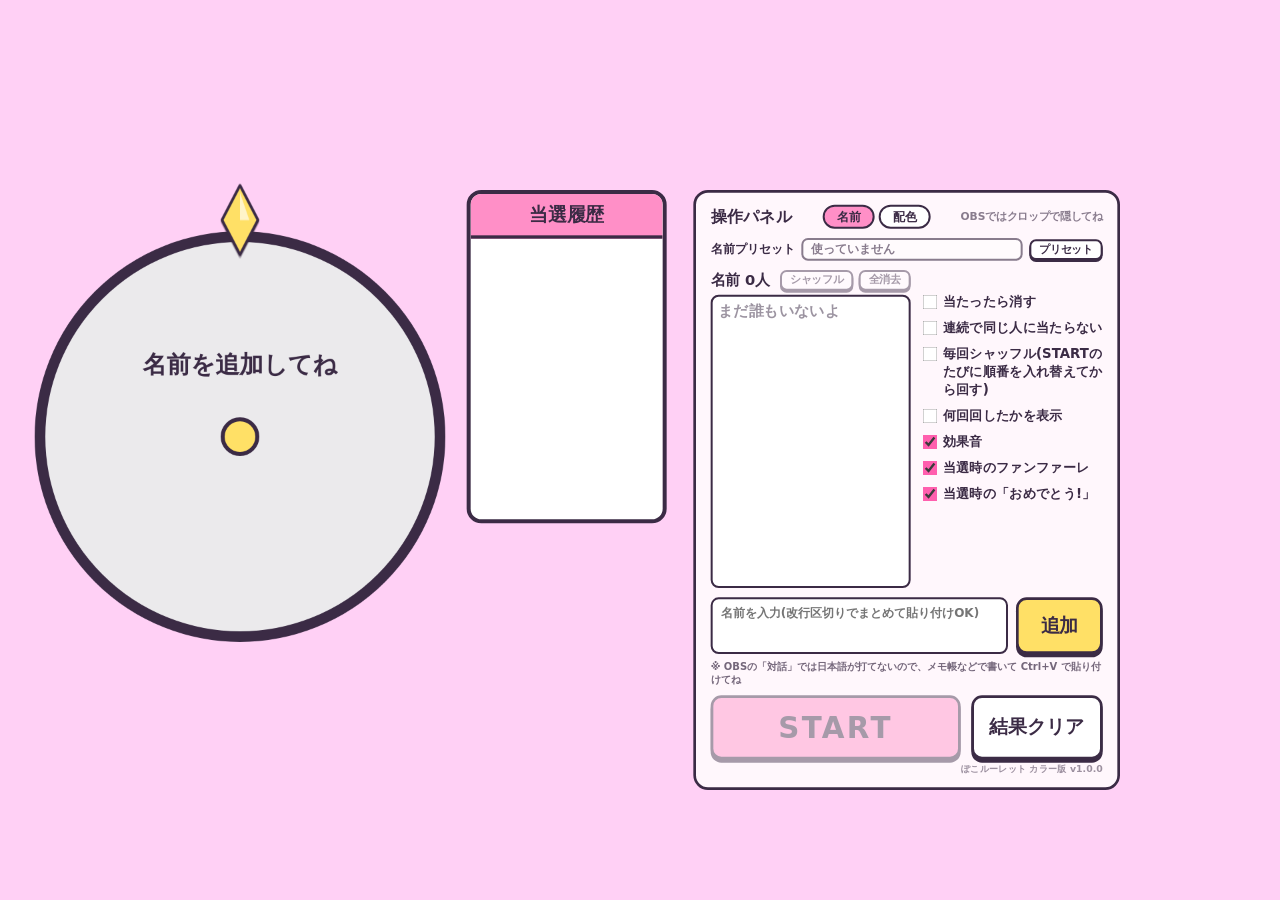
<file: tools/roulette/index.html>
<!doctype html>
<html lang="ja">
<head>
<meta charset="utf-8">
<meta name="viewport" content="width=device-width, initial-scale=1">
<title>ぽこルーレット カラー版</title>
<link rel="stylesheet" href="style.css">
</head>
<body>
<div id="stage" class="stage">

  <!-- ===== 配信に映す領域(スマホ表示ではこの単位で縮小する) ===== -->
  <div class="screen">
  <section class="wheel-area" aria-label="ルーレット">
    <div id="spinCount" class="spin-count" hidden></div>
    <svg class="pointer" viewBox="0 0 60 110" aria-hidden="true">
      <polygon points="30,3 57,55 30,107 3,55" />
      <polygon class="pointer-shine" points="30,14 44,55 30,55" />
    </svg>
    <canvas id="wheel" class="wheel" width="640" height="640"></canvas>
    <div id="winner" class="winner" hidden>
      <div class="winner-label">おめでとう!</div>
      <div id="winnerName" class="winner-name"></div>
    </div>
  </section>

  <section class="winners" aria-label="当選履歴">
    <h2 class="winners-title">当選履歴</h2>
    <ol id="winnerList" class="winner-list"></ol>
  </section>
  </div>

  <!-- ===== 操作パネル(OBSではクロップで隠す) ===== -->
  <section class="control" aria-label="操作パネル">
    <header class="control-head">
      <span>操作パネル</span>
      <nav class="tabs" role="tablist" aria-label="操作パネルのタブ">
        <button id="tabNames" class="tab active" type="button" role="tab" data-tab="names" aria-selected="true">名前</button>
        <button id="tabColors" class="tab" type="button" role="tab" data-tab="colors" aria-selected="false">配色</button>
      </nav>
      <span class="control-note">OBSではクロップで隠してね</span>
    </header>

    <div id="panelNames" class="tab-panel" data-tab="names">
      <div class="sets">
        <span class="sets-head">名前プリセット</span>
        <span id="setCurrent" class="sets-current"></span>
        <button id="setOpenBtn" class="btn-small" type="button">プリセット</button>
      </div>

      <div class="control-body">
        <div class="entries">
          <div class="entries-head">
            <span>名前 <b id="entryCount">0</b>人</span>
            <span class="entries-actions">
              <button id="shuffleBtn" class="btn-small btn-shuffle" type="button" title="名前の順番をランダムに入れ替える">シャッフル</button>
              <button id="clearEntries" class="btn-small" type="button">全消去</button>
            </span>
          </div>
          <ol id="entryList" class="entry-list"></ol>
        </div>

        <div class="options">
          <label><input type="checkbox" id="optRemoveOnWin"> 当たったら消す</label>
          <label><input type="checkbox" id="optNoRepeat"> 連続で同じ人に当たらない</label>
          <label><input type="checkbox" id="optShuffleEach"> 毎回シャッフル(STARTのたびに順番を入れ替えてから回す)</label>
          <label><input type="checkbox" id="optShowCount"> 何回回したかを表示</label>
          <label><input type="checkbox" id="optSound"> 効果音</label>
          <label><input type="checkbox" id="optFanfare"> 当選時のファンファーレ</label>
          <label><input type="checkbox" id="optCongrats"> 当選時の「おめでとう!」</label>
        </div>
      </div>

      <div class="add">
        <textarea id="addInput" rows="3" placeholder="名前を入力(改行区切りでまとめて貼り付けOK)"></textarea>
        <button id="addBtn" class="btn btn-add" type="button">追加</button>
      </div>
    </div>

    <div id="panelColors" class="tab-panel" data-tab="colors" hidden>
      <div class="theme-row">
        <span class="theme-row-head">プリセット</span>
        <div id="presetList" class="theme-list"></div>
      </div>
      <div class="theme-row">
        <span class="theme-row-head">保存した配色</span>
        <div id="customList" class="theme-list"></div>
      </div>
      <p id="themeHint" class="theme-hint"></p>
      <div class="theme-editor">
        <ol id="partList" class="part-list" aria-label="パーツ"></ol>
        <div class="picker">
          <div class="picker-head">
            <span id="pickerSwatch" class="picker-swatch"></span>
            <span id="pickerPart" class="picker-part"></span>
            <input id="themeName" class="theme-name-input" type="text" maxlength="12" placeholder="配色の名前" title="保存した配色の名前" hidden>
          </div>
          <div id="swatchGrid" class="swatch-grid" aria-label="代表色"></div>
          <canvas id="svCanvas" class="sv-canvas" width="268" height="110" aria-label="カラーパレット"></canvas>
          <canvas id="hueCanvas" class="hue-canvas" width="268" height="16" aria-label="色相"></canvas>
          <div class="rgb-row">
            <label>R <input id="rgbR" type="number" min="0" max="255" step="1"></label>
            <label>G <input id="rgbG" type="number" min="0" max="255" step="1"></label>
            <label>B <input id="rgbB" type="number" min="0" max="255" step="1"></label>
            <label>HEX <input id="hexInput" type="text" maxlength="7" spellcheck="false" autocomplete="off"></label>
          </div>
        </div>
      </div>
    </div>
    <p class="add-hint">※ OBSの「対話」では日本語が打てないので、メモ帳などで書いて Ctrl+V で貼り付けてね</p>

    <div class="actions">
      <button id="startBtn" class="btn btn-start" type="button">START</button>
      <button id="resetBtn" class="btn btn-reset" type="button">結果クリア</button>
    </div>

    <footer id="version" class="version"></footer>

    <!-- 確認・プリセット一覧の窓。操作パネルの中に重ねる(配信に映らないように。confirm() は OBS の対話で出ないため) -->
    <div id="dialog" class="dialog" role="dialog" aria-modal="true" aria-labelledby="dialogTitle" hidden>
      <div class="dialog-box">
        <h3 id="dialogTitle" class="dialog-title"></h3>
        <div id="dialogBody" class="dialog-body"></div>
        <div id="dialogButtons" class="dialog-buttons"></div>
      </div>
    </div>
  </section>
</div>
<script src="app.js"></script>
</body>
</html>
</file>
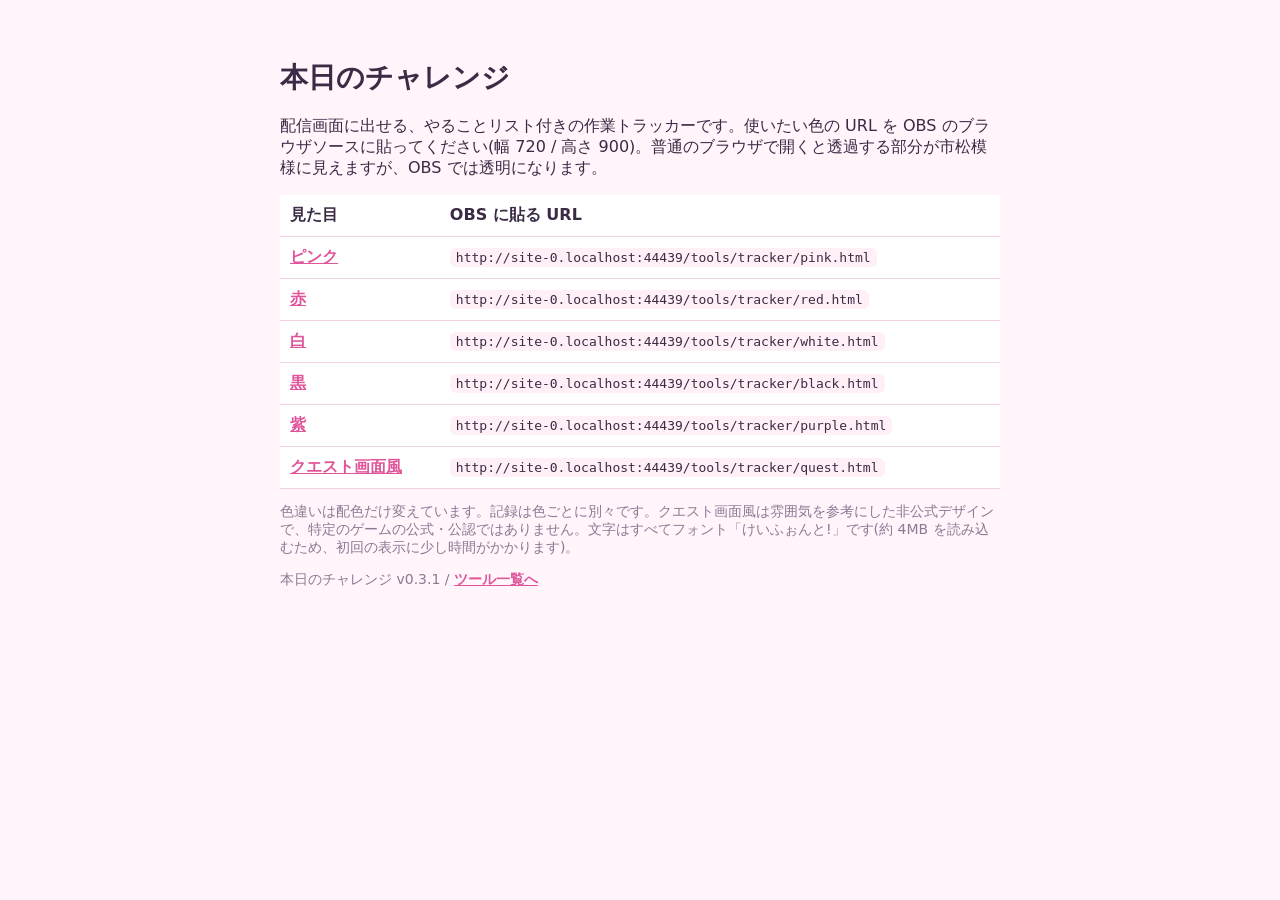
<file: tools/tracker/index.html>
<!doctype html>
<html lang="ja">
<head>
<meta charset="utf-8">
<meta name="viewport" content="width=device-width, initial-scale=1">
<title>本日のチャレンジ(作業トラッカー)</title>
<style>
  body { margin: 0; padding: 40px 16px; background: #fff5fb; color: #3b2b45; font-family: "Hiragino Maru Gothic ProN", "BIZ UDPGothic", "Meiryo", system-ui, sans-serif; }
  main { max-width: 720px; margin: 0 auto; }
  h1 { font-size: 28px; }
  table { width: 100%; border-collapse: collapse; background: #fff; }
  th, td { padding: 10px; border-bottom: 1px solid #f3d3e3; text-align: left; vertical-align: top; }
  a { color: #e0559a; font-weight: 700; }
  code { display: inline-block; max-width: 100%; overflow-wrap: anywhere; background: #fff0f7; padding: 2px 6px; border-radius: 6px; font-size: 13px; }
  .muted { color: #8a7a93; font-size: 14px; }
</style>
</head>
<body>
<main>
  <h1>本日のチャレンジ</h1>
  <p>配信画面に出せる、やることリスト付きの作業トラッカーです。使いたい色の URL を OBS のブラウザソースに貼ってください(幅 720 / 高さ 900)。普通のブラウザで開くと透過する部分が市松模様に見えますが、OBS では透明になります。</p>
  <table>
    <thead><tr><th>見た目</th><th>OBS に貼る URL</th></tr></thead>
    <tbody id="themes"></tbody>
  </table>
  <p class="muted">色違いは配色だけ変えています。記録は色ごとに別々です。クエスト画面風は雰囲気を参考にした非公式デザインで、特定のゲームの公式・公認ではありません。文字はすべてフォント「けいふぉんと!」です(約 4MB を読み込むため、初回の表示に少し時間がかかります)。</p>
  <p class="muted">本日のチャレンジ v0.3.1 / <a href="../../">ツール一覧へ</a></p>
</main>
<script>
  var themes = [
    ["pink.html", "ピンク"], ["red.html", "赤"], ["white.html", "白"],
    ["black.html", "黒"], ["purple.html", "紫"], ["quest.html", "クエスト画面風"]
  ];
  document.getElementById("themes").innerHTML = themes.map(function (t) {
    var url = new URL(t[0], location.href).href;
    return '<tr><td><a href="' + t[0] + '">' + t[1] + '</a></td><td><code>' + url + '</code></td></tr>';
  }).join("");
</script>
</body>
</html>
</file>
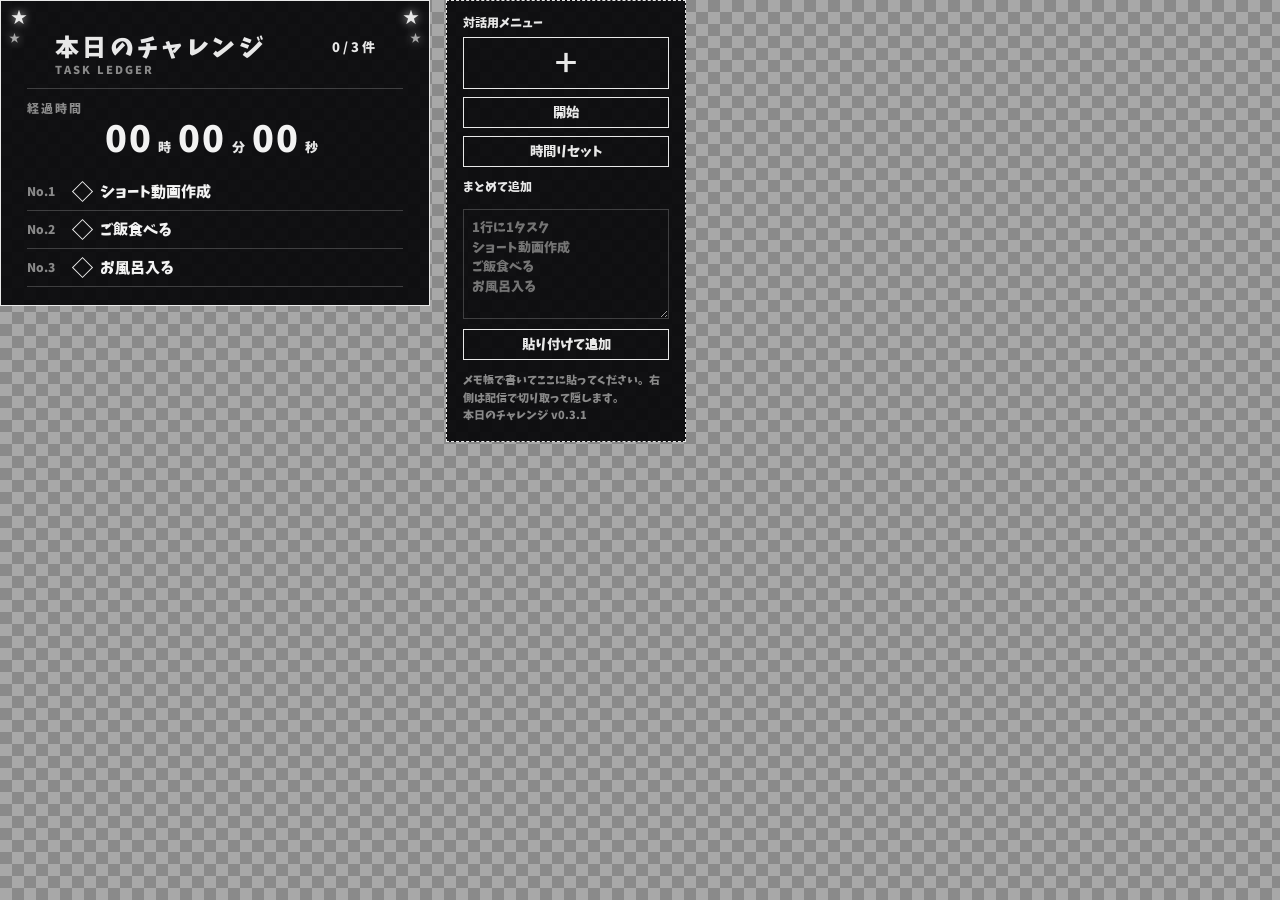
<file: tools/tracker/black.html>
<!DOCTYPE html>
<html lang="ja">
<head>
<meta charset="UTF-8">
<title>本日のチャレンジ</title>
<style>
  @font-face {
    font-family: "けいふぉんと";
    src: url("assets/fonts/keifont/keifont.ttf") format("truetype");
  }
  :root {
  --accent: #e8e8e8;
  --dim: #8a8a8a;
  --line: rgba(232,232,232,.22);
  --bg: rgba(8, 8, 10, .94);
  --text: #f2f2f2;
  --done: #8f8f8f;
}
  * { box-sizing: border-box; }
  html, body {
    margin: 0;
    background: transparent;
    font-family: "けいふぉんと", "Yu Gothic UI", "Yu Gothic", "Meiryo", sans-serif;
    color: var(--text);
  }
  .wrap { display: flex; align-items: flex-start; gap: 16px; }
  .panel {
    position: relative;
    width: 430px;
    flex: 0 0 430px;
    padding: 26px 26px 18px;
    background: var(--bg);
    border: 1px solid var(--accent);
    overflow: visible;
  }
  .editor {
    width: 240px;
    flex: 0 0 240px;
    padding: 16px;
    background: var(--bg);
    border: 1px dashed var(--accent);
  }
  .star {
    position: absolute;
    color: var(--accent);
    pointer-events: none;
    text-shadow: 0 0 10px color-mix(in srgb, var(--accent) 80%, transparent);
    line-height: 1;
    z-index: 2;
  }
  .s1 { top: 8px; left: 10px; font-size: 16px; }
  .s2 { top: 6px; left: 30px; font-size: 10px; opacity: .8; }
  .s3 { top: 22px; left: 18px; font-size: 9px; opacity: .65; }
  .s4 { top: 12px; left: 48px; font-size: 12px; opacity: .9; }
  .s5 { top: 32px; left: 8px; font-size: 11px; opacity: .7; }
  .s6 { top: 8px; right: 10px; font-size: 16px; }
  .s7 { top: 6px; right: 30px; font-size: 10px; opacity: .8; }
  .s8 { top: 22px; right: 18px; font-size: 9px; opacity: .65; }
  .s9 { top: 12px; right: 48px; font-size: 12px; opacity: .9; }
  .s10 { top: 32px; right: 8px; font-size: 11px; opacity: .7; }
  .header {
    display: flex;
    justify-content: space-between;
    align-items: flex-start;
    border-bottom: 1px solid var(--line);
    padding: 8px 28px 12px;
    margin-bottom: 14px;
  }
  .title { font-size: 24px; letter-spacing: .14em; color: var(--accent); }
  .sub { margin-top: 6px; font-size: 11px; letter-spacing: .18em; color: var(--dim); }
  .meta { color: var(--accent); font-size: 13px; padding-top: 6px; }
  .elapsed-row { color: var(--dim); font-size: 12px; letter-spacing: .18em; }
  .time {
    margin: 6px 0 16px;
    text-align: center;
    font-size: 36px;
    letter-spacing: .06em;
    font-variant-numeric: tabular-nums;
  }
  .time small { font-size: 13px; margin: 0 5px; color: var(--accent); }
  .row {
    display: flex;
    align-items: center;
    gap: 10px;
    padding: 10px 0;
    border-bottom: 1px solid var(--line);
    font-size: 15px;
  }
  .no { width: 38px; color: var(--dim); font-size: 12px; }
  .check {
    width: 15px;
    height: 15px;
    border: 1px solid var(--accent);
    transform: rotate(45deg);
    cursor: pointer;
    flex: 0 0 auto;
  }
  .check.done {
    background: var(--accent);
    box-shadow: 0 0 8px color-mix(in srgb, var(--accent) 70%, transparent);
  }
  .name { flex: 1; outline: none; min-width: 0; white-space: pre-wrap; }
  .name.done { color: var(--done); text-decoration: line-through; }
  .done-at {
    flex: 0 0 auto;
    color: var(--accent);
    font-size: 12px;
    white-space: nowrap;
    font-variant-numeric: tabular-nums;
  }
  .del { opacity: 0; border: 0; background: none; color: var(--dim); cursor: pointer; }
  .row:hover .del { opacity: 1; }
  .plus, .ctrl {
    width: 100%;
    margin-top: 8px;
    background: transparent;
    border: 1px solid var(--accent);
    color: var(--accent);
    padding: 8px;
    cursor: pointer;
    font-family: inherit;
  }
  .plus { height: 52px; font-size: 28px; margin-top: 0; }
  .editor p { margin: 0 0 8px; font-size: 12px; color: var(--accent); }
  .editor textarea {
    width: 100%;
    height: 110px;
    margin-top: 8px;
    background: transparent;
    border: 1px solid var(--line);
    color: var(--text);
    padding: 8px;
    resize: vertical;
    font-family: inherit;
    font-size: 13px;
    line-height: 1.5;
  }
  .note { margin-top: 12px; font-size: 11px; line-height: 1.6; color: var(--dim); }
  /* OBS の外で開いた時だけ、透過部分が分かるように市松模様を出す(?bg=transparent で消せる) */
  body.preview { background: repeating-conic-gradient(#8a8a8a 0 25%, #a8a8a8 0 50%) 0 0 / 24px 24px; min-height: 100vh; }
</style>
</head>
<body>
<div class="wrap">
  <div class="panel">
    <div class="star s1">★</div><div class="star s2">✦</div><div class="star s3">✧</div>
    <div class="star s4">✦</div><div class="star s5">★</div>
    <div class="star s6">★</div><div class="star s7">✦</div><div class="star s8">✧</div>
    <div class="star s9">✦</div><div class="star s10">★</div>
    <div class="header">
      <div>
        <div class="title">本日のチャレンジ</div>
        <div class="sub">TASK LEDGER</div>
      </div>
      <div class="meta" id="count">0 / 0 件</div>
    </div>
    <div class="elapsed-row">経過時間</div>
    <div class="time" id="time">00<small>時</small>00<small>分</small>00<small>秒</small></div>
    <div id="list"></div>
  </div>
  <div class="editor">
    <p>対話用メニュー</p>
    <button class="plus" id="addBtn">＋</button>
    <button class="ctrl" id="toggle">開始</button>
    <button class="ctrl" id="reset">時間リセット</button>
    <p style="margin-top:14px">まとめて追加</p>
    <textarea id="bulk" placeholder="1行に1タスク&#10;ショート動画作成&#10;ご飯食べる&#10;お風呂入る"></textarea>
    <button class="ctrl" id="bulkAdd">貼り付けて追加</button>
    <div class="note">メモ帳で書いてここに貼ってください。右側は配信で切り取って隠します。<br>本日のチャレンジ v0.3.1</div>
  </div>
</div>
<script>
if (typeof window.obsstudio === "undefined" && new URLSearchParams(location.search).get("bg") !== "transparent") document.body.classList.add("preview");
const KEY = "poko-tracker-black-v1";
let composing = false;
let state = {
  running: false, elapsed: 0, startedAt: null,
  tasks: [
    { name: "ショート動画作成", done: false, doneAt: null },
    { name: "ご飯食べる", done: false, doneAt: null },
    { name: "お風呂入る", done: false, doneAt: null }
  ]
};
function esc(s){ return String(s).replace(/[&<>"']/g, c=>({"&":"&amp;","<":"&lt;",">":"&gt;",'"':"&quot;","'":"&#39;"}[c])); }
function load(){ try{ const s=JSON.parse(localStorage.getItem(KEY)); if(s) state=s; }catch(e){} }
function save(){ localStorage.setItem(KEY, JSON.stringify(state)); }
function currentElapsed(){
  if(state.running && state.startedAt) return state.elapsed + Math.floor((Date.now()-state.startedAt)/1000);
  return state.elapsed;
}
function fmt(sec){
  const h=String(Math.floor(sec/3600)).padStart(2,"0");
  const m=String(Math.floor((sec%3600)/60)).padStart(2,"0");
  const s=String(sec%60).padStart(2,"0");
  return `${h}<small>時</small>${m}<small>分</small>${s}<small>秒</small>`;
}
function fmtShort(sec){
  const h=String(Math.floor(sec/3600)).padStart(2,"0");
  const m=String(Math.floor((sec%3600)/60)).padStart(2,"0");
  const s=String(sec%60).padStart(2,"0");
  return `${h}:${m}:${s}`;
}
function render(focusLast){
  document.getElementById("time").innerHTML = fmt(currentElapsed());
  const done = state.tasks.filter(t=>t.done).length;
  document.getElementById("count").textContent = `${done} / ${state.tasks.length} 件`;
  document.getElementById("toggle").textContent = state.running ? "一時停止" : "開始";
  document.getElementById("list").innerHTML = state.tasks.map((t,i)=>`
    <div class="row">
      <div class="no">No.${i+1}</div>
      <div class="check ${t.done?"done":""}" data-i="${i}"></div>
      <div class="name ${t.done?"done":""}" contenteditable="true" lang="ja" data-i="${i}">${esc(t.name)}</div>
      ${t.done && t.doneAt!=null ? `<div class="done-at">${fmtShort(t.doneAt)}</div>` : ""}
      <button class="del" data-del="${i}">×</button>
    </div>`).join("");
  if(focusLast){
    const last=document.querySelectorAll(".name");
    const target=last[last.length-1];
    if(target){
      target.focus();
      const r=document.createRange(); r.selectNodeContents(target);
      const sel=window.getSelection(); sel.removeAllRanges(); sel.addRange(r);
    }
  }
}
load(); render();
setInterval(()=>{ document.getElementById("time").innerHTML = fmt(currentElapsed()); }, 250);
document.getElementById("addBtn").onclick = ()=>{
  state.tasks.push({ name:"ここを書き換える", done:false, doneAt:null }); save(); render(true);
};
document.getElementById("bulkAdd").onclick = ()=>{
  const lines=document.getElementById("bulk").value.split(/\r?\n/).map(v=>v.trim()).filter(Boolean);
  if(!lines.length) return;
  lines.forEach(name=>state.tasks.push({ name, done:false, doneAt:null }));
  document.getElementById("bulk").value=""; save(); render();
};
document.getElementById("toggle").onclick = ()=>{
  if(state.running){ state.elapsed=currentElapsed(); state.running=false; state.startedAt=null; }
  else { state.startedAt=Date.now(); state.running=true; }
  save(); render();
};
document.getElementById("reset").onclick = ()=>{
  state.elapsed=0; state.running=false; state.startedAt=null; save(); render();
};
const list=document.getElementById("list");
list.addEventListener("compositionstart", ()=>{ composing=true; });
list.addEventListener("compositionend", e=>{
  composing=false;
  if(e.target.dataset.i!==undefined){ state.tasks[+e.target.dataset.i].name=e.target.textContent; save(); }
});
list.addEventListener("input", e=>{
  if(!composing && e.target.dataset.i!==undefined){ state.tasks[+e.target.dataset.i].name=e.target.textContent; save(); }
});
list.addEventListener("click", e=>{
  if(e.target.dataset.i!==undefined && e.target.classList.contains("check")){
    const i=+e.target.dataset.i;
    state.tasks[i].done=!state.tasks[i].done;
    state.tasks[i].doneAt=state.tasks[i].done?currentElapsed():null;
    save(); render();
  }
  if(e.target.dataset.del!==undefined){ state.tasks.splice(+e.target.dataset.del,1); save(); render(); }
});
</script>
</body>
</html>
</file>
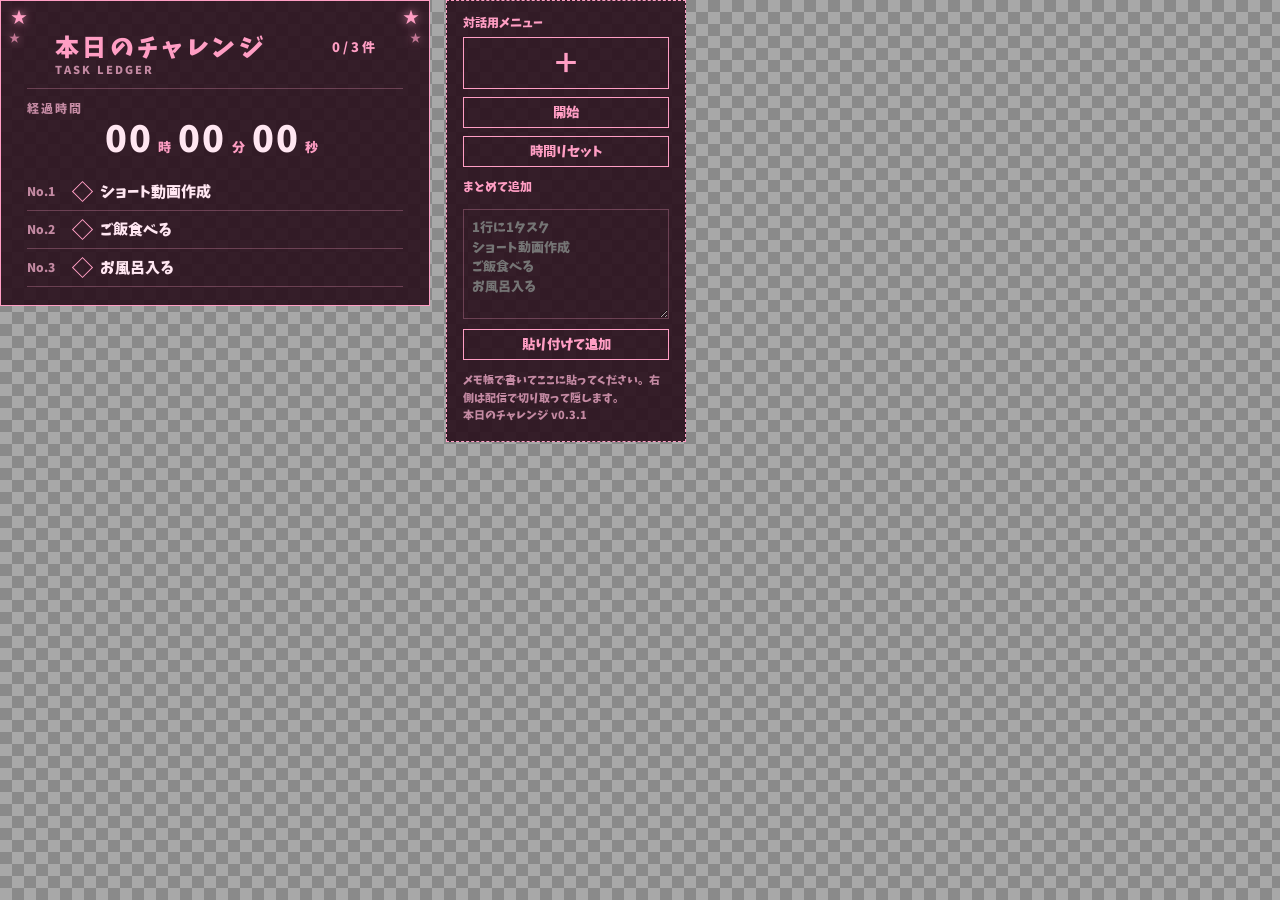
<file: tools/tracker/pink.html>
<!DOCTYPE html>
<html lang="ja">
<head>
<meta charset="UTF-8">
<title>本日のチャレンジ</title>
<style>
  @font-face {
    font-family: "けいふぉんと";
    src: url("assets/fonts/keifont/keifont.ttf") format("truetype");
  }
  :root {
    --accent: #ff9ec4;
    --dim: #c48aa3;
    --line: rgba(255,158,196,.28);
    --bg: rgba(42, 16, 28, .90);
    --text: #ffe6f1;
    --done: #c9a3b4;
  }
  * { box-sizing: border-box; }
  html, body {
    margin: 0;
    background: transparent;
    font-family: "けいふぉんと", "Yu Gothic UI", "Yu Gothic", "Meiryo", sans-serif;
    color: var(--text);
  }
  .wrap { display: flex; align-items: flex-start; gap: 16px; }
  .panel {
    position: relative;
    width: 430px;
    flex: 0 0 430px;
    padding: 26px 26px 18px;
    background: var(--bg);
    border: 1px solid var(--accent);
    overflow: visible;
  }
  .editor {
    width: 240px;
    flex: 0 0 240px;
    padding: 16px;
    background: var(--bg);
    border: 1px dashed var(--accent);
  }
  .star {
    position: absolute;
    color: var(--accent);
    pointer-events: none;
    text-shadow: 0 0 10px color-mix(in srgb, var(--accent) 80%, transparent);
    line-height: 1;
    z-index: 2;
  }
  .s1 { top: 8px; left: 10px; font-size: 16px; }
  .s2 { top: 6px; left: 30px; font-size: 10px; opacity: .8; }
  .s3 { top: 22px; left: 18px; font-size: 9px; opacity: .65; }
  .s4 { top: 12px; left: 48px; font-size: 12px; opacity: .9; }
  .s5 { top: 32px; left: 8px; font-size: 11px; opacity: .7; }
  .s6 { top: 8px; right: 10px; font-size: 16px; }
  .s7 { top: 6px; right: 30px; font-size: 10px; opacity: .8; }
  .s8 { top: 22px; right: 18px; font-size: 9px; opacity: .65; }
  .s9 { top: 12px; right: 48px; font-size: 12px; opacity: .9; }
  .s10 { top: 32px; right: 8px; font-size: 11px; opacity: .7; }
  .header {
    display: flex;
    justify-content: space-between;
    align-items: flex-start;
    border-bottom: 1px solid var(--line);
    padding: 8px 28px 12px;
    margin-bottom: 14px;
  }
  .title { font-size: 24px; letter-spacing: .14em; color: var(--accent); }
  .sub { margin-top: 6px; font-size: 11px; letter-spacing: .18em; color: var(--dim); }
  .meta { color: var(--accent); font-size: 13px; padding-top: 6px; }
  .elapsed-row { color: var(--dim); font-size: 12px; letter-spacing: .18em; }
  .time {
    margin: 6px 0 16px;
    text-align: center;
    font-size: 36px;
    letter-spacing: .06em;
    font-variant-numeric: tabular-nums;
  }
  .time small { font-size: 13px; margin: 0 5px; color: var(--accent); }
  .row {
    display: flex;
    align-items: center;
    gap: 10px;
    padding: 10px 0;
    border-bottom: 1px solid var(--line);
    font-size: 15px;
  }
  .no { width: 38px; color: var(--dim); font-size: 12px; }
  .check {
    width: 15px;
    height: 15px;
    border: 1px solid var(--accent);
    transform: rotate(45deg);
    cursor: pointer;
    flex: 0 0 auto;
  }
  .check.done {
    background: var(--accent);
    box-shadow: 0 0 8px color-mix(in srgb, var(--accent) 70%, transparent);
  }
  .name { flex: 1; outline: none; min-width: 0; white-space: pre-wrap; }
  .name.done { color: var(--done); text-decoration: line-through; }
  .done-at {
    flex: 0 0 auto;
    color: var(--accent);
    font-size: 12px;
    white-space: nowrap;
    font-variant-numeric: tabular-nums;
  }
  .del { opacity: 0; border: 0; background: none; color: var(--dim); cursor: pointer; }
  .row:hover .del { opacity: 1; }
  .plus, .ctrl {
    width: 100%;
    margin-top: 8px;
    background: transparent;
    border: 1px solid var(--accent);
    color: var(--accent);
    padding: 8px;
    cursor: pointer;
    font-family: inherit;
  }
  .plus { height: 52px; font-size: 28px; margin-top: 0; }
  .editor p { margin: 0 0 8px; font-size: 12px; color: var(--accent); }
  .editor textarea {
    width: 100%;
    height: 110px;
    margin-top: 8px;
    background: transparent;
    border: 1px solid var(--line);
    color: var(--text);
    padding: 8px;
    resize: vertical;
    font-family: inherit;
    font-size: 13px;
    line-height: 1.5;
  }
  .note { margin-top: 12px; font-size: 11px; line-height: 1.6; color: var(--dim); }
  /* OBS の外で開いた時だけ、透過部分が分かるように市松模様を出す(?bg=transparent で消せる) */
  body.preview { background: repeating-conic-gradient(#8a8a8a 0 25%, #a8a8a8 0 50%) 0 0 / 24px 24px; min-height: 100vh; }
</style>
</head>
<body>
<div class="wrap">
  <div class="panel">
    <div class="star s1">★</div><div class="star s2">✦</div><div class="star s3">✧</div>
    <div class="star s4">✦</div><div class="star s5">★</div>
    <div class="star s6">★</div><div class="star s7">✦</div><div class="star s8">✧</div>
    <div class="star s9">✦</div><div class="star s10">★</div>
    <div class="header">
      <div>
        <div class="title">本日のチャレンジ</div>
        <div class="sub">TASK LEDGER</div>
      </div>
      <div class="meta" id="count">0 / 0 件</div>
    </div>
    <div class="elapsed-row">経過時間</div>
    <div class="time" id="time">00<small>時</small>00<small>分</small>00<small>秒</small></div>
    <div id="list"></div>
  </div>
  <div class="editor">
    <p>対話用メニュー</p>
    <button class="plus" id="addBtn">＋</button>
    <button class="ctrl" id="toggle">開始</button>
    <button class="ctrl" id="reset">時間リセット</button>
    <p style="margin-top:14px">まとめて追加</p>
    <textarea id="bulk" placeholder="1行に1タスク&#10;ショート動画作成&#10;ご飯食べる&#10;お風呂入る"></textarea>
    <button class="ctrl" id="bulkAdd">貼り付けて追加</button>
    <div class="note">メモ帳で書いてここに貼ってください。右側は配信で切り取って隠します。<br>本日のチャレンジ v0.3.1</div>
  </div>
</div>
<script>
if (typeof window.obsstudio === "undefined" && new URLSearchParams(location.search).get("bg") !== "transparent") document.body.classList.add("preview");
const KEY = "poko-tracker-pink-v1";
let composing = false;
let state = {
  running: false, elapsed: 0, startedAt: null,
  tasks: [
    { name: "ショート動画作成", done: false, doneAt: null },
    { name: "ご飯食べる", done: false, doneAt: null },
    { name: "お風呂入る", done: false, doneAt: null }
  ]
};
function esc(s){ return String(s).replace(/[&<>"']/g, c=>({"&":"&amp;","<":"&lt;",">":"&gt;",'"':"&quot;","'":"&#39;"}[c])); }
function load(){ try{ const s=JSON.parse(localStorage.getItem(KEY)); if(s) state=s; }catch(e){} }
function save(){ localStorage.setItem(KEY, JSON.stringify(state)); }
function currentElapsed(){
  if(state.running && state.startedAt) return state.elapsed + Math.floor((Date.now()-state.startedAt)/1000);
  return state.elapsed;
}
function fmt(sec){
  const h=String(Math.floor(sec/3600)).padStart(2,"0");
  const m=String(Math.floor((sec%3600)/60)).padStart(2,"0");
  const s=String(sec%60).padStart(2,"0");
  return `${h}<small>時</small>${m}<small>分</small>${s}<small>秒</small>`;
}
function fmtShort(sec){
  const h=String(Math.floor(sec/3600)).padStart(2,"0");
  const m=String(Math.floor((sec%3600)/60)).padStart(2,"0");
  const s=String(sec%60).padStart(2,"0");
  return `${h}:${m}:${s}`;
}
function render(focusLast){
  document.getElementById("time").innerHTML = fmt(currentElapsed());
  const done = state.tasks.filter(t=>t.done).length;
  document.getElementById("count").textContent = `${done} / ${state.tasks.length} 件`;
  document.getElementById("toggle").textContent = state.running ? "一時停止" : "開始";
  document.getElementById("list").innerHTML = state.tasks.map((t,i)=>`
    <div class="row">
      <div class="no">No.${i+1}</div>
      <div class="check ${t.done?"done":""}" data-i="${i}"></div>
      <div class="name ${t.done?"done":""}" contenteditable="true" lang="ja" data-i="${i}">${esc(t.name)}</div>
      ${t.done && t.doneAt!=null ? `<div class="done-at">${fmtShort(t.doneAt)}</div>` : ""}
      <button class="del" data-del="${i}">×</button>
    </div>`).join("");
  if(focusLast){
    const last=document.querySelectorAll(".name");
    const target=last[last.length-1];
    if(target){
      target.focus();
      const r=document.createRange(); r.selectNodeContents(target);
      const sel=window.getSelection(); sel.removeAllRanges(); sel.addRange(r);
    }
  }
}
load(); render();
setInterval(()=>{ document.getElementById("time").innerHTML = fmt(currentElapsed()); }, 250);
document.getElementById("addBtn").onclick = ()=>{
  state.tasks.push({ name:"ここを書き換える", done:false, doneAt:null }); save(); render(true);
};
document.getElementById("bulkAdd").onclick = ()=>{
  const lines=document.getElementById("bulk").value.split(/\r?\n/).map(v=>v.trim()).filter(Boolean);
  if(!lines.length) return;
  lines.forEach(name=>state.tasks.push({ name, done:false, doneAt:null }));
  document.getElementById("bulk").value=""; save(); render();
};
document.getElementById("toggle").onclick = ()=>{
  if(state.running){ state.elapsed=currentElapsed(); state.running=false; state.startedAt=null; }
  else { state.startedAt=Date.now(); state.running=true; }
  save(); render();
};
document.getElementById("reset").onclick = ()=>{
  state.elapsed=0; state.running=false; state.startedAt=null; save(); render();
};
const list=document.getElementById("list");
list.addEventListener("compositionstart", ()=>{ composing=true; });
list.addEventListener("compositionend", e=>{
  composing=false;
  if(e.target.dataset.i!==undefined){ state.tasks[+e.target.dataset.i].name=e.target.textContent; save(); }
});
list.addEventListener("input", e=>{
  if(!composing && e.target.dataset.i!==undefined){ state.tasks[+e.target.dataset.i].name=e.target.textContent; save(); }
});
list.addEventListener("click", e=>{
  if(e.target.dataset.i!==undefined && e.target.classList.contains("check")){
    const i=+e.target.dataset.i;
    state.tasks[i].done=!state.tasks[i].done;
    state.tasks[i].doneAt=state.tasks[i].done?currentElapsed():null;
    save(); render();
  }
  if(e.target.dataset.del!==undefined){ state.tasks.splice(+e.target.dataset.del,1); save(); render(); }
});
</script>
</body>
</html>
</file>
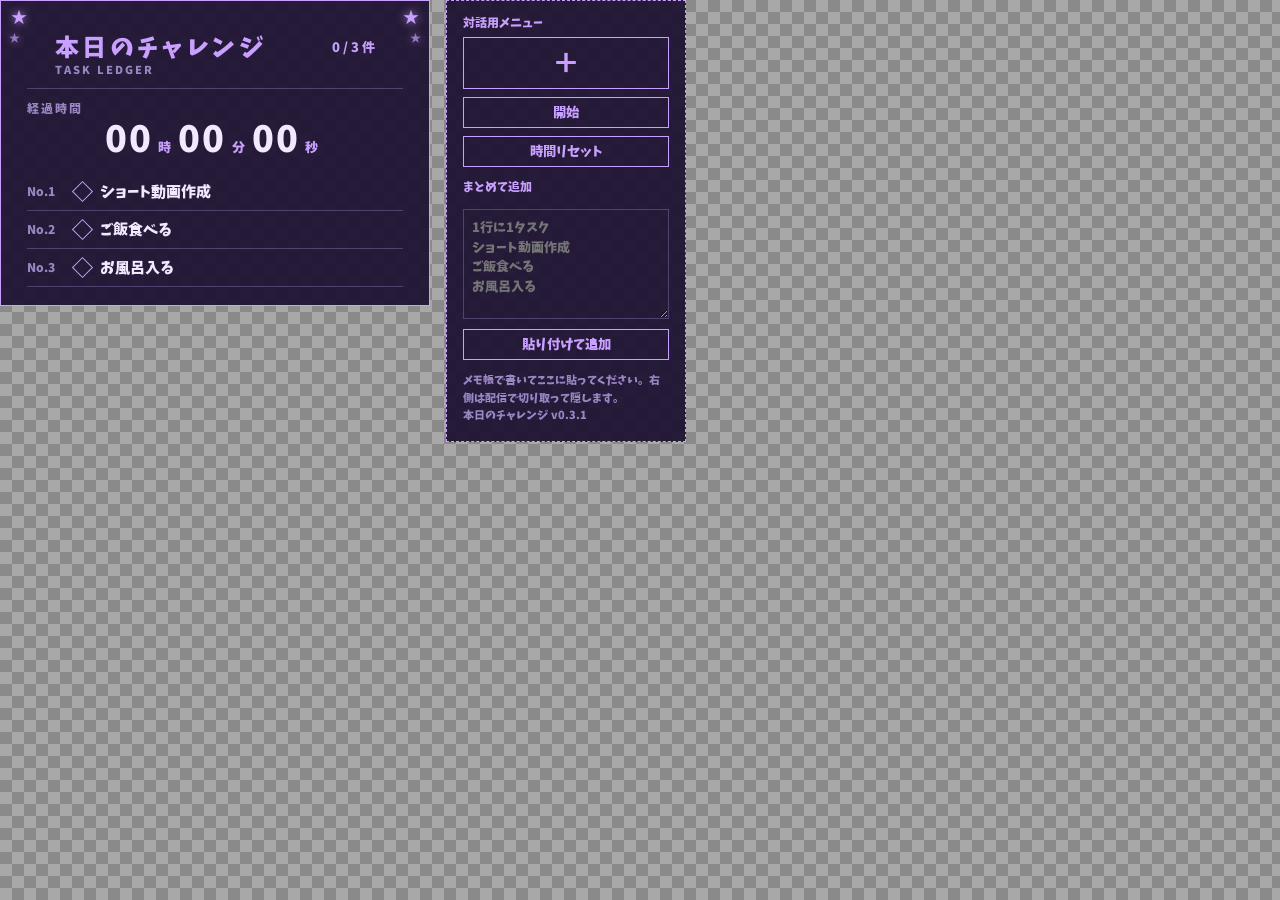
<file: tools/tracker/purple.html>
<!DOCTYPE html>
<html lang="ja">
<head>
<meta charset="UTF-8">
<title>本日のチャレンジ</title>
<style>
  @font-face {
    font-family: "けいふぉんと";
    src: url("assets/fonts/keifont/keifont.ttf") format("truetype");
  }
  :root {
  --accent: #c9a0ff;
  --dim: #9b86c4;
  --line: rgba(201,160,255,.28);
  --bg: rgba(28, 16, 48, .92);
  --text: #f3e9ff;
  --done: #b5a3c9;
}
  * { box-sizing: border-box; }
  html, body {
    margin: 0;
    background: transparent;
    font-family: "けいふぉんと", "Yu Gothic UI", "Yu Gothic", "Meiryo", sans-serif;
    color: var(--text);
  }
  .wrap { display: flex; align-items: flex-start; gap: 16px; }
  .panel {
    position: relative;
    width: 430px;
    flex: 0 0 430px;
    padding: 26px 26px 18px;
    background: var(--bg);
    border: 1px solid var(--accent);
    overflow: visible;
  }
  .editor {
    width: 240px;
    flex: 0 0 240px;
    padding: 16px;
    background: var(--bg);
    border: 1px dashed var(--accent);
  }
  .star {
    position: absolute;
    color: var(--accent);
    pointer-events: none;
    text-shadow: 0 0 10px color-mix(in srgb, var(--accent) 80%, transparent);
    line-height: 1;
    z-index: 2;
  }
  .s1 { top: 8px; left: 10px; font-size: 16px; }
  .s2 { top: 6px; left: 30px; font-size: 10px; opacity: .8; }
  .s3 { top: 22px; left: 18px; font-size: 9px; opacity: .65; }
  .s4 { top: 12px; left: 48px; font-size: 12px; opacity: .9; }
  .s5 { top: 32px; left: 8px; font-size: 11px; opacity: .7; }
  .s6 { top: 8px; right: 10px; font-size: 16px; }
  .s7 { top: 6px; right: 30px; font-size: 10px; opacity: .8; }
  .s8 { top: 22px; right: 18px; font-size: 9px; opacity: .65; }
  .s9 { top: 12px; right: 48px; font-size: 12px; opacity: .9; }
  .s10 { top: 32px; right: 8px; font-size: 11px; opacity: .7; }
  .header {
    display: flex;
    justify-content: space-between;
    align-items: flex-start;
    border-bottom: 1px solid var(--line);
    padding: 8px 28px 12px;
    margin-bottom: 14px;
  }
  .title { font-size: 24px; letter-spacing: .14em; color: var(--accent); }
  .sub { margin-top: 6px; font-size: 11px; letter-spacing: .18em; color: var(--dim); }
  .meta { color: var(--accent); font-size: 13px; padding-top: 6px; }
  .elapsed-row { color: var(--dim); font-size: 12px; letter-spacing: .18em; }
  .time {
    margin: 6px 0 16px;
    text-align: center;
    font-size: 36px;
    letter-spacing: .06em;
    font-variant-numeric: tabular-nums;
  }
  .time small { font-size: 13px; margin: 0 5px; color: var(--accent); }
  .row {
    display: flex;
    align-items: center;
    gap: 10px;
    padding: 10px 0;
    border-bottom: 1px solid var(--line);
    font-size: 15px;
  }
  .no { width: 38px; color: var(--dim); font-size: 12px; }
  .check {
    width: 15px;
    height: 15px;
    border: 1px solid var(--accent);
    transform: rotate(45deg);
    cursor: pointer;
    flex: 0 0 auto;
  }
  .check.done {
    background: var(--accent);
    box-shadow: 0 0 8px color-mix(in srgb, var(--accent) 70%, transparent);
  }
  .name { flex: 1; outline: none; min-width: 0; white-space: pre-wrap; }
  .name.done { color: var(--done); text-decoration: line-through; }
  .done-at {
    flex: 0 0 auto;
    color: var(--accent);
    font-size: 12px;
    white-space: nowrap;
    font-variant-numeric: tabular-nums;
  }
  .del { opacity: 0; border: 0; background: none; color: var(--dim); cursor: pointer; }
  .row:hover .del { opacity: 1; }
  .plus, .ctrl {
    width: 100%;
    margin-top: 8px;
    background: transparent;
    border: 1px solid var(--accent);
    color: var(--accent);
    padding: 8px;
    cursor: pointer;
    font-family: inherit;
  }
  .plus { height: 52px; font-size: 28px; margin-top: 0; }
  .editor p { margin: 0 0 8px; font-size: 12px; color: var(--accent); }
  .editor textarea {
    width: 100%;
    height: 110px;
    margin-top: 8px;
    background: transparent;
    border: 1px solid var(--line);
    color: var(--text);
    padding: 8px;
    resize: vertical;
    font-family: inherit;
    font-size: 13px;
    line-height: 1.5;
  }
  .note { margin-top: 12px; font-size: 11px; line-height: 1.6; color: var(--dim); }
  /* OBS の外で開いた時だけ、透過部分が分かるように市松模様を出す(?bg=transparent で消せる) */
  body.preview { background: repeating-conic-gradient(#8a8a8a 0 25%, #a8a8a8 0 50%) 0 0 / 24px 24px; min-height: 100vh; }
</style>
</head>
<body>
<div class="wrap">
  <div class="panel">
    <div class="star s1">★</div><div class="star s2">✦</div><div class="star s3">✧</div>
    <div class="star s4">✦</div><div class="star s5">★</div>
    <div class="star s6">★</div><div class="star s7">✦</div><div class="star s8">✧</div>
    <div class="star s9">✦</div><div class="star s10">★</div>
    <div class="header">
      <div>
        <div class="title">本日のチャレンジ</div>
        <div class="sub">TASK LEDGER</div>
      </div>
      <div class="meta" id="count">0 / 0 件</div>
    </div>
    <div class="elapsed-row">経過時間</div>
    <div class="time" id="time">00<small>時</small>00<small>分</small>00<small>秒</small></div>
    <div id="list"></div>
  </div>
  <div class="editor">
    <p>対話用メニュー</p>
    <button class="plus" id="addBtn">＋</button>
    <button class="ctrl" id="toggle">開始</button>
    <button class="ctrl" id="reset">時間リセット</button>
    <p style="margin-top:14px">まとめて追加</p>
    <textarea id="bulk" placeholder="1行に1タスク&#10;ショート動画作成&#10;ご飯食べる&#10;お風呂入る"></textarea>
    <button class="ctrl" id="bulkAdd">貼り付けて追加</button>
    <div class="note">メモ帳で書いてここに貼ってください。右側は配信で切り取って隠します。<br>本日のチャレンジ v0.3.1</div>
  </div>
</div>
<script>
if (typeof window.obsstudio === "undefined" && new URLSearchParams(location.search).get("bg") !== "transparent") document.body.classList.add("preview");
const KEY = "poko-tracker-purple-v1";
let composing = false;
let state = {
  running: false, elapsed: 0, startedAt: null,
  tasks: [
    { name: "ショート動画作成", done: false, doneAt: null },
    { name: "ご飯食べる", done: false, doneAt: null },
    { name: "お風呂入る", done: false, doneAt: null }
  ]
};
function esc(s){ return String(s).replace(/[&<>"']/g, c=>({"&":"&amp;","<":"&lt;",">":"&gt;",'"':"&quot;","'":"&#39;"}[c])); }
function load(){ try{ const s=JSON.parse(localStorage.getItem(KEY)); if(s) state=s; }catch(e){} }
function save(){ localStorage.setItem(KEY, JSON.stringify(state)); }
function currentElapsed(){
  if(state.running && state.startedAt) return state.elapsed + Math.floor((Date.now()-state.startedAt)/1000);
  return state.elapsed;
}
function fmt(sec){
  const h=String(Math.floor(sec/3600)).padStart(2,"0");
  const m=String(Math.floor((sec%3600)/60)).padStart(2,"0");
  const s=String(sec%60).padStart(2,"0");
  return `${h}<small>時</small>${m}<small>分</small>${s}<small>秒</small>`;
}
function fmtShort(sec){
  const h=String(Math.floor(sec/3600)).padStart(2,"0");
  const m=String(Math.floor((sec%3600)/60)).padStart(2,"0");
  const s=String(sec%60).padStart(2,"0");
  return `${h}:${m}:${s}`;
}
function render(focusLast){
  document.getElementById("time").innerHTML = fmt(currentElapsed());
  const done = state.tasks.filter(t=>t.done).length;
  document.getElementById("count").textContent = `${done} / ${state.tasks.length} 件`;
  document.getElementById("toggle").textContent = state.running ? "一時停止" : "開始";
  document.getElementById("list").innerHTML = state.tasks.map((t,i)=>`
    <div class="row">
      <div class="no">No.${i+1}</div>
      <div class="check ${t.done?"done":""}" data-i="${i}"></div>
      <div class="name ${t.done?"done":""}" contenteditable="true" lang="ja" data-i="${i}">${esc(t.name)}</div>
      ${t.done && t.doneAt!=null ? `<div class="done-at">${fmtShort(t.doneAt)}</div>` : ""}
      <button class="del" data-del="${i}">×</button>
    </div>`).join("");
  if(focusLast){
    const last=document.querySelectorAll(".name");
    const target=last[last.length-1];
    if(target){
      target.focus();
      const r=document.createRange(); r.selectNodeContents(target);
      const sel=window.getSelection(); sel.removeAllRanges(); sel.addRange(r);
    }
  }
}
load(); render();
setInterval(()=>{ document.getElementById("time").innerHTML = fmt(currentElapsed()); }, 250);
document.getElementById("addBtn").onclick = ()=>{
  state.tasks.push({ name:"ここを書き換える", done:false, doneAt:null }); save(); render(true);
};
document.getElementById("bulkAdd").onclick = ()=>{
  const lines=document.getElementById("bulk").value.split(/\r?\n/).map(v=>v.trim()).filter(Boolean);
  if(!lines.length) return;
  lines.forEach(name=>state.tasks.push({ name, done:false, doneAt:null }));
  document.getElementById("bulk").value=""; save(); render();
};
document.getElementById("toggle").onclick = ()=>{
  if(state.running){ state.elapsed=currentElapsed(); state.running=false; state.startedAt=null; }
  else { state.startedAt=Date.now(); state.running=true; }
  save(); render();
};
document.getElementById("reset").onclick = ()=>{
  state.elapsed=0; state.running=false; state.startedAt=null; save(); render();
};
const list=document.getElementById("list");
list.addEventListener("compositionstart", ()=>{ composing=true; });
list.addEventListener("compositionend", e=>{
  composing=false;
  if(e.target.dataset.i!==undefined){ state.tasks[+e.target.dataset.i].name=e.target.textContent; save(); }
});
list.addEventListener("input", e=>{
  if(!composing && e.target.dataset.i!==undefined){ state.tasks[+e.target.dataset.i].name=e.target.textContent; save(); }
});
list.addEventListener("click", e=>{
  if(e.target.dataset.i!==undefined && e.target.classList.contains("check")){
    const i=+e.target.dataset.i;
    state.tasks[i].done=!state.tasks[i].done;
    state.tasks[i].doneAt=state.tasks[i].done?currentElapsed():null;
    save(); render();
  }
  if(e.target.dataset.del!==undefined){ state.tasks.splice(+e.target.dataset.del,1); save(); render(); }
});
</script>
</body>
</html>
</file>
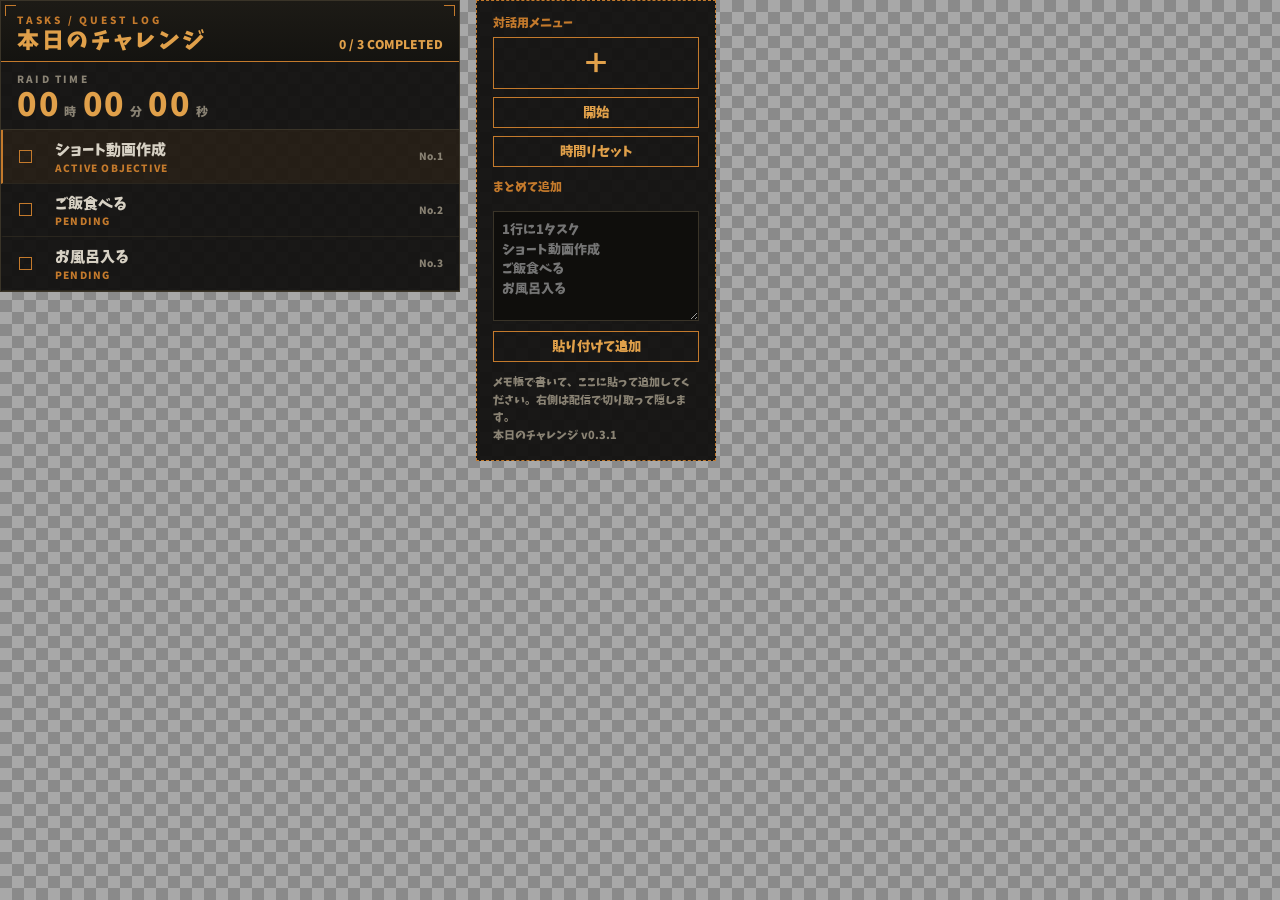
<file: tools/tracker/quest.html>
<!DOCTYPE html>
<html lang="ja">
<head>
<meta charset="UTF-8">
<title>本日のチャレンジ</title>
<style>
  @font-face {
    font-family: "けいふぉんと";
    src: url("assets/fonts/keifont/keifont.ttf") format("truetype");
  }
  :root {
    --bg: rgba(14, 13, 11, .92);
    --line: #3a3428;
    --orange: #c47a2c;
    --orange2: #e0a04a;
    --text: #d7d1c4;
    --mute: #8a8374;
    --green: #8faf56;
  }
  * { box-sizing: border-box; }
  html, body {
    margin: 0;
    background: transparent;
    font-family: "けいふぉんと", "Yu Gothic UI", "Yu Gothic", "Meiryo", sans-serif;
    color: var(--text);
  }
  .wrap { display: flex; align-items: flex-start; gap: 16px; }
  .panel {
    position: relative;
    width: 460px;
    flex: 0 0 460px;
    background: var(--bg);
    border: 1px solid var(--line);
  }
  .panel::before,
  .panel::after {
    content: "";
    position: absolute;
    width: 10px;
    height: 10px;
    border: 1px solid var(--orange);
    pointer-events: none;
  }
  .panel::before { top: 4px; left: 4px; border-right: 0; border-bottom: 0; }
  .panel::after { top: 4px; right: 4px; border-left: 0; border-bottom: 0; }
  .editor {
    width: 240px;
    flex: 0 0 240px;
    padding: 16px;
    background: var(--bg);
    border: 1px dashed var(--orange);
  }
  .topbar {
    display: flex;
    justify-content: space-between;
    align-items: flex-end;
    padding: 14px 16px 10px;
    background: linear-gradient(#1d1b16, #141310);
    border-bottom: 1px solid var(--orange);
  }
  .kicker {
    font-family: "けいふぉんと", Consolas, "Courier New", monospace;
    font-size: 10px;
    letter-spacing: .28em;
    color: var(--orange);
  }
  .title {
    margin-top: 4px;
    font-size: 22px;
    letter-spacing: .12em;
    color: var(--orange2);
  }
  .count {
    font-family: "けいふぉんと", Consolas, "Courier New", monospace;
    color: var(--orange2);
    font-size: 12px;
  }
  .timer-wrap {
    padding: 12px 16px 8px;
    border-bottom: 1px solid var(--line);
  }
  .timer-label {
    font-family: "けいふぉんと", Consolas, "Courier New", monospace;
    font-size: 10px;
    letter-spacing: .22em;
    color: var(--mute);
  }
  .time {
    margin-top: 4px;
    font-family: "けいふぉんと", Consolas, "Courier New", monospace;
    font-size: 32px;
    letter-spacing: .08em;
    color: var(--orange2);
  }
  .time small {
    font-size: 12px;
    margin: 0 4px;
    color: var(--mute);
  }
  .row {
    display: grid;
    grid-template-columns: 28px 1fr auto;
    gap: 8px;
    align-items: center;
    padding: 10px 16px;
    border-bottom: 1px solid #2a261e;
    border-left: 2px solid transparent;
  }
  .row.active { border-left-color: var(--orange); background: rgba(196,122,44,.08); }
  .row.done { border-left-color: var(--green); }
  .no {
    font-family: "けいふぉんと", Consolas, "Courier New", monospace;
    font-size: 10px;
    color: var(--mute);
  }
  .check {
    width: 13px;
    height: 13px;
    border: 1px solid var(--orange);
    background: transparent;
    cursor: pointer;
  }
  .check.done {
    background: var(--green);
    border-color: var(--green);
  }
  .body { min-width: 0; }
  .name { outline: none; font-size: 15px; line-height: 1.3; }
  .name.done { color: var(--mute); text-decoration: line-through; }
  .status {
    margin-top: 3px;
    font-family: "けいふぉんと", Consolas, "Courier New", monospace;
    font-size: 10px;
    letter-spacing: .12em;
    color: var(--orange);
  }
  .row.done .status { color: var(--green); }
  .done-at {
    font-family: "けいふぉんと", Consolas, "Courier New", monospace;
    font-size: 11px;
    color: var(--green);
    white-space: nowrap;
  }
  .del {
    display: none;
    border: 0;
    background: none;
    color: var(--mute);
    cursor: pointer;
  }
  .row:hover .del { display: inline; }
  .plus, .ctrl {
    width: 100%;
    margin-top: 8px;
    background: transparent;
    border: 1px solid var(--orange);
    color: var(--orange2);
    padding: 8px;
    cursor: pointer;
    font-family: inherit;
  }
  .plus { height: 52px; font-size: 28px; margin-top: 0; }
  .editor p { margin: 0 0 8px; font-size: 12px; color: var(--orange); }
  .editor textarea {
    width: 100%;
    height: 110px;
    margin-top: 10px;
    background: #0f0e0c;
    border: 1px solid var(--line);
    color: var(--text);
    padding: 8px;
    resize: vertical;
    font-family: "けいふぉんと", "Yu Gothic UI", "Meiryo", sans-serif;
    font-size: 13px;
    line-height: 1.5;
  }
  .note { margin-top: 12px; font-size: 11px; line-height: 1.6; color: var(--mute); }
  /* OBS の外で開いた時だけ、透過部分が分かるように市松模様を出す(?bg=transparent で消せる) */
  body.preview { background: repeating-conic-gradient(#8a8a8a 0 25%, #a8a8a8 0 50%) 0 0 / 24px 24px; min-height: 100vh; }
</style>
</head>
<body>
  <div class="wrap">
    <div class="panel">
      <div class="topbar">
        <div>
          <div class="kicker">TASKS / QUEST LOG</div>
          <div class="title">本日のチャレンジ</div>
        </div>
        <div class="count" id="count">0 / 0 COMPLETED</div>
      </div>
      <div class="timer-wrap">
        <div class="timer-label">RAID TIME</div>
        <div class="time" id="time">00<small>時</small>00<small>分</small>00<small>秒</small></div>
      </div>
      <div id="list"></div>
    </div>
    <div class="editor">
      <p>対話用メニュー</p>
      <button class="plus" id="addBtn">＋</button>
      <button class="ctrl" id="toggle">開始</button>
      <button class="ctrl" id="reset">時間リセット</button>
      <p style="margin-top:14px">まとめて追加</p>
      <textarea id="bulk" placeholder="1行に1タスク&#10;ショート動画作成&#10;ご飯食べる&#10;お風呂入る"></textarea>
      <button class="ctrl" id="bulkAdd">貼り付けて追加</button>
      <div class="note">メモ帳で書いて、ここに貼って追加してください。右側は配信で切り取って隠します。<br>本日のチャレンジ v0.3.1</div>
    </div>
  </div>

<script>
if (typeof window.obsstudio === "undefined" && new URLSearchParams(location.search).get("bg") !== "transparent") document.body.classList.add("preview");
const KEY = "poko-tracker-quest-v1";
let composing = false;
let state = {
  running: false,
  elapsed: 0,
  startedAt: null,
  tasks: [
    { name: "ショート動画作成", done: false, doneAt: null },
    { name: "ご飯食べる", done: false, doneAt: null },
    { name: "お風呂入る", done: false, doneAt: null }
  ]
};

function esc(s){ return String(s).replace(/[&<>"']/g, c=>({"&":"&amp;","<":"&lt;",">":"&gt;",'"':"&quot;","'":"&#39;"}[c])); }
function load() {
  try {
    const saved = JSON.parse(localStorage.getItem(KEY));
    if (saved) state = saved;
  } catch (e) {}
}
function save() {
  localStorage.setItem(KEY, JSON.stringify(state));
}
function currentElapsed() {
  if (state.running && state.startedAt) {
    return state.elapsed + Math.floor((Date.now() - state.startedAt) / 1000);
  }
  return state.elapsed;
}
function fmt(sec) {
  const h = String(Math.floor(sec / 3600)).padStart(2, "0");
  const m = String(Math.floor((sec % 3600) / 60)).padStart(2, "0");
  const s = String(sec % 60).padStart(2, "0");
  return `${h}<small>時</small>${m}<small>分</small>${s}<small>秒</small>`;
}
function fmtShort(sec) {
  const h = String(Math.floor(sec / 3600)).padStart(2, "0");
  const m = String(Math.floor((sec % 3600) / 60)).padStart(2, "0");
  const s = String(sec % 60).padStart(2, "0");
  return `${h}:${m}:${s}`;
}
function firstOpenIndex() {
  return state.tasks.findIndex(t => !t.done);
}
function render(focusLast) {
  document.getElementById("time").innerHTML = fmt(currentElapsed());
  const done = state.tasks.filter(t => t.done).length;
  document.getElementById("count").textContent = `${done} / ${state.tasks.length} COMPLETED`;
  document.getElementById("toggle").textContent = state.running ? "一時停止" : "開始";
  const open = firstOpenIndex();
  document.getElementById("list").innerHTML = state.tasks.map((t, i) => `
    <div class="row ${t.done ? "done" : ""} ${!t.done && i === open ? "active" : ""}">
      <div class="check ${t.done ? "done" : ""}" data-i="${i}"></div>
      <div class="body">
        <div class="name ${t.done ? "done" : ""}" contenteditable="true" lang="ja" data-i="${i}">${esc(t.name)}</div>
        <div class="status">${t.done ? "COMPLETED" : (!t.done && i === open ? "ACTIVE OBJECTIVE" : "PENDING")}</div>
      </div>
      <div>
        ${t.done && t.doneAt != null ? `<div class="done-at">${fmtShort(t.doneAt)}</div>` : `<div class="no">No.${i + 1}</div>`}
        <button class="del" data-del="${i}">×</button>
      </div>
    </div>
  `).join("");
  if (focusLast) {
    const last = document.querySelectorAll(".name");
    const target = last[last.length - 1];
    if (target) {
      target.focus();
      const range = document.createRange();
      range.selectNodeContents(target);
      const sel = window.getSelection();
      sel.removeAllRanges();
      sel.addRange(range);
    }
  }
}

load();
render();
setInterval(() => {
  document.getElementById("time").innerHTML = fmt(currentElapsed());
}, 250);

document.getElementById("addBtn").onclick = () => {
  state.tasks.push({ name: "ここを書き換える", done: false, doneAt: null });
  save();
  render(true);
};
document.getElementById("bulkAdd").onclick = () => {
  const lines = document.getElementById("bulk").value.split(/\r?\n/).map(v => v.trim()).filter(Boolean);
  if (!lines.length) return;
  lines.forEach(name => state.tasks.push({ name, done: false, doneAt: null }));
  document.getElementById("bulk").value = "";
  save();
  render();
};
document.getElementById("toggle").onclick = () => {
  if (state.running) {
    state.elapsed = currentElapsed();
    state.running = false;
    state.startedAt = null;
  } else {
    state.startedAt = Date.now();
    state.running = true;
  }
  save();
  render();
};
document.getElementById("reset").onclick = () => {
  state.elapsed = 0;
  state.running = false;
  state.startedAt = null;
  save();
  render();
};

const list = document.getElementById("list");
list.addEventListener("compositionstart", () => { composing = true; });
list.addEventListener("compositionend", e => {
  composing = false;
  if (e.target.dataset.i !== undefined) {
    state.tasks[+e.target.dataset.i].name = e.target.textContent;
    save();
  }
});
list.addEventListener("input", e => {
  if (!composing && e.target.dataset.i !== undefined) {
    state.tasks[+e.target.dataset.i].name = e.target.textContent;
    save();
  }
});
list.addEventListener("click", e => {
  if (e.target.dataset.i !== undefined && e.target.classList.contains("check")) {
    const i = +e.target.dataset.i;
    state.tasks[i].done = !state.tasks[i].done;
    state.tasks[i].doneAt = state.tasks[i].done ? currentElapsed() : null;
    save();
    render();
  }
  if (e.target.dataset.del !== undefined) {
    state.tasks.splice(+e.target.dataset.del, 1);
    save();
    render();
  }
});
</script>
</body>
</html>
</file>
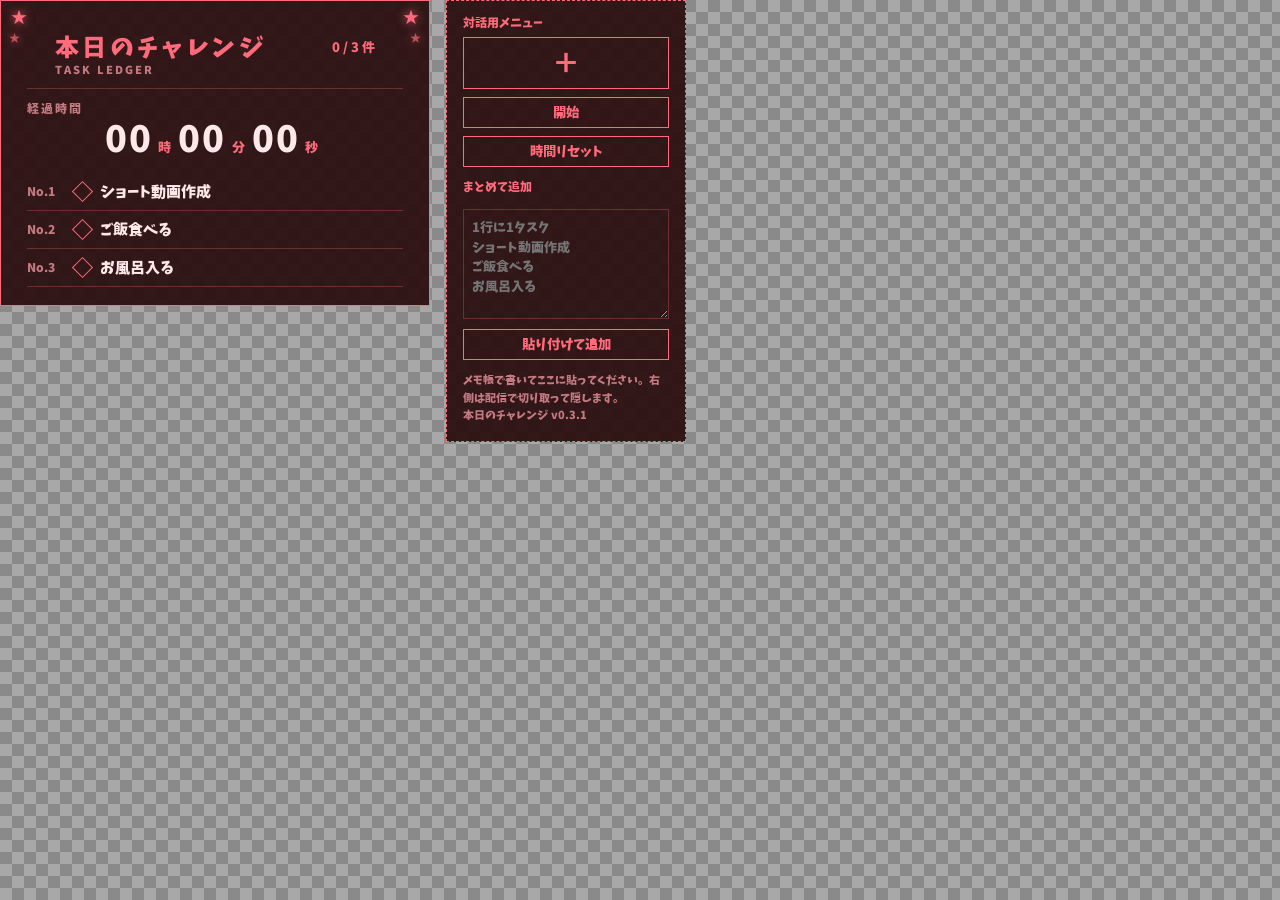
<file: tools/tracker/red.html>
<!DOCTYPE html>
<html lang="ja">
<head>
<meta charset="UTF-8">
<title>本日のチャレンジ</title>
<style>
  @font-face {
    font-family: "けいふぉんと";
    src: url("assets/fonts/keifont/keifont.ttf") format("truetype");
  }
  :root {
  --accent: #ff6b7a;
  --dim: #c47a82;
  --line: rgba(255,107,122,.28);
  --bg: rgba(42, 12, 14, .92);
  --text: #ffe8ea;
  --done: #c9a3a8;
}
  * { box-sizing: border-box; }
  html, body {
    margin: 0;
    background: transparent;
    font-family: "けいふぉんと", "Yu Gothic UI", "Yu Gothic", "Meiryo", sans-serif;
    color: var(--text);
  }
  .wrap { display: flex; align-items: flex-start; gap: 16px; }
  .panel {
    position: relative;
    width: 430px;
    flex: 0 0 430px;
    padding: 26px 26px 18px;
    background: var(--bg);
    border: 1px solid var(--accent);
    overflow: visible;
  }
  .editor {
    width: 240px;
    flex: 0 0 240px;
    padding: 16px;
    background: var(--bg);
    border: 1px dashed var(--accent);
  }
  .star {
    position: absolute;
    color: var(--accent);
    pointer-events: none;
    text-shadow: 0 0 10px color-mix(in srgb, var(--accent) 80%, transparent);
    line-height: 1;
    z-index: 2;
  }
  .s1 { top: 8px; left: 10px; font-size: 16px; }
  .s2 { top: 6px; left: 30px; font-size: 10px; opacity: .8; }
  .s3 { top: 22px; left: 18px; font-size: 9px; opacity: .65; }
  .s4 { top: 12px; left: 48px; font-size: 12px; opacity: .9; }
  .s5 { top: 32px; left: 8px; font-size: 11px; opacity: .7; }
  .s6 { top: 8px; right: 10px; font-size: 16px; }
  .s7 { top: 6px; right: 30px; font-size: 10px; opacity: .8; }
  .s8 { top: 22px; right: 18px; font-size: 9px; opacity: .65; }
  .s9 { top: 12px; right: 48px; font-size: 12px; opacity: .9; }
  .s10 { top: 32px; right: 8px; font-size: 11px; opacity: .7; }
  .header {
    display: flex;
    justify-content: space-between;
    align-items: flex-start;
    border-bottom: 1px solid var(--line);
    padding: 8px 28px 12px;
    margin-bottom: 14px;
  }
  .title { font-size: 24px; letter-spacing: .14em; color: var(--accent); }
  .sub { margin-top: 6px; font-size: 11px; letter-spacing: .18em; color: var(--dim); }
  .meta { color: var(--accent); font-size: 13px; padding-top: 6px; }
  .elapsed-row { color: var(--dim); font-size: 12px; letter-spacing: .18em; }
  .time {
    margin: 6px 0 16px;
    text-align: center;
    font-size: 36px;
    letter-spacing: .06em;
    font-variant-numeric: tabular-nums;
  }
  .time small { font-size: 13px; margin: 0 5px; color: var(--accent); }
  .row {
    display: flex;
    align-items: center;
    gap: 10px;
    padding: 10px 0;
    border-bottom: 1px solid var(--line);
    font-size: 15px;
  }
  .no { width: 38px; color: var(--dim); font-size: 12px; }
  .check {
    width: 15px;
    height: 15px;
    border: 1px solid var(--accent);
    transform: rotate(45deg);
    cursor: pointer;
    flex: 0 0 auto;
  }
  .check.done {
    background: var(--accent);
    box-shadow: 0 0 8px color-mix(in srgb, var(--accent) 70%, transparent);
  }
  .name { flex: 1; outline: none; min-width: 0; white-space: pre-wrap; }
  .name.done { color: var(--done); text-decoration: line-through; }
  .done-at {
    flex: 0 0 auto;
    color: var(--accent);
    font-size: 12px;
    white-space: nowrap;
    font-variant-numeric: tabular-nums;
  }
  .del { opacity: 0; border: 0; background: none; color: var(--dim); cursor: pointer; }
  .row:hover .del { opacity: 1; }
  .plus, .ctrl {
    width: 100%;
    margin-top: 8px;
    background: transparent;
    border: 1px solid var(--accent);
    color: var(--accent);
    padding: 8px;
    cursor: pointer;
    font-family: inherit;
  }
  .plus { height: 52px; font-size: 28px; margin-top: 0; }
  .editor p { margin: 0 0 8px; font-size: 12px; color: var(--accent); }
  .editor textarea {
    width: 100%;
    height: 110px;
    margin-top: 8px;
    background: transparent;
    border: 1px solid var(--line);
    color: var(--text);
    padding: 8px;
    resize: vertical;
    font-family: inherit;
    font-size: 13px;
    line-height: 1.5;
  }
  .note { margin-top: 12px; font-size: 11px; line-height: 1.6; color: var(--dim); }
  /* OBS の外で開いた時だけ、透過部分が分かるように市松模様を出す(?bg=transparent で消せる) */
  body.preview { background: repeating-conic-gradient(#8a8a8a 0 25%, #a8a8a8 0 50%) 0 0 / 24px 24px; min-height: 100vh; }
</style>
</head>
<body>
<div class="wrap">
  <div class="panel">
    <div class="star s1">★</div><div class="star s2">✦</div><div class="star s3">✧</div>
    <div class="star s4">✦</div><div class="star s5">★</div>
    <div class="star s6">★</div><div class="star s7">✦</div><div class="star s8">✧</div>
    <div class="star s9">✦</div><div class="star s10">★</div>
    <div class="header">
      <div>
        <div class="title">本日のチャレンジ</div>
        <div class="sub">TASK LEDGER</div>
      </div>
      <div class="meta" id="count">0 / 0 件</div>
    </div>
    <div class="elapsed-row">経過時間</div>
    <div class="time" id="time">00<small>時</small>00<small>分</small>00<small>秒</small></div>
    <div id="list"></div>
  </div>
  <div class="editor">
    <p>対話用メニュー</p>
    <button class="plus" id="addBtn">＋</button>
    <button class="ctrl" id="toggle">開始</button>
    <button class="ctrl" id="reset">時間リセット</button>
    <p style="margin-top:14px">まとめて追加</p>
    <textarea id="bulk" placeholder="1行に1タスク&#10;ショート動画作成&#10;ご飯食べる&#10;お風呂入る"></textarea>
    <button class="ctrl" id="bulkAdd">貼り付けて追加</button>
    <div class="note">メモ帳で書いてここに貼ってください。右側は配信で切り取って隠します。<br>本日のチャレンジ v0.3.1</div>
  </div>
</div>
<script>
if (typeof window.obsstudio === "undefined" && new URLSearchParams(location.search).get("bg") !== "transparent") document.body.classList.add("preview");
const KEY = "poko-tracker-red-v1";
let composing = false;
let state = {
  running: false, elapsed: 0, startedAt: null,
  tasks: [
    { name: "ショート動画作成", done: false, doneAt: null },
    { name: "ご飯食べる", done: false, doneAt: null },
    { name: "お風呂入る", done: false, doneAt: null }
  ]
};
function esc(s){ return String(s).replace(/[&<>"']/g, c=>({"&":"&amp;","<":"&lt;",">":"&gt;",'"':"&quot;","'":"&#39;"}[c])); }
function load(){ try{ const s=JSON.parse(localStorage.getItem(KEY)); if(s) state=s; }catch(e){} }
function save(){ localStorage.setItem(KEY, JSON.stringify(state)); }
function currentElapsed(){
  if(state.running && state.startedAt) return state.elapsed + Math.floor((Date.now()-state.startedAt)/1000);
  return state.elapsed;
}
function fmt(sec){
  const h=String(Math.floor(sec/3600)).padStart(2,"0");
  const m=String(Math.floor((sec%3600)/60)).padStart(2,"0");
  const s=String(sec%60).padStart(2,"0");
  return `${h}<small>時</small>${m}<small>分</small>${s}<small>秒</small>`;
}
function fmtShort(sec){
  const h=String(Math.floor(sec/3600)).padStart(2,"0");
  const m=String(Math.floor((sec%3600)/60)).padStart(2,"0");
  const s=String(sec%60).padStart(2,"0");
  return `${h}:${m}:${s}`;
}
function render(focusLast){
  document.getElementById("time").innerHTML = fmt(currentElapsed());
  const done = state.tasks.filter(t=>t.done).length;
  document.getElementById("count").textContent = `${done} / ${state.tasks.length} 件`;
  document.getElementById("toggle").textContent = state.running ? "一時停止" : "開始";
  document.getElementById("list").innerHTML = state.tasks.map((t,i)=>`
    <div class="row">
      <div class="no">No.${i+1}</div>
      <div class="check ${t.done?"done":""}" data-i="${i}"></div>
      <div class="name ${t.done?"done":""}" contenteditable="true" lang="ja" data-i="${i}">${esc(t.name)}</div>
      ${t.done && t.doneAt!=null ? `<div class="done-at">${fmtShort(t.doneAt)}</div>` : ""}
      <button class="del" data-del="${i}">×</button>
    </div>`).join("");
  if(focusLast){
    const last=document.querySelectorAll(".name");
    const target=last[last.length-1];
    if(target){
      target.focus();
      const r=document.createRange(); r.selectNodeContents(target);
      const sel=window.getSelection(); sel.removeAllRanges(); sel.addRange(r);
    }
  }
}
load(); render();
setInterval(()=>{ document.getElementById("time").innerHTML = fmt(currentElapsed()); }, 250);
document.getElementById("addBtn").onclick = ()=>{
  state.tasks.push({ name:"ここを書き換える", done:false, doneAt:null }); save(); render(true);
};
document.getElementById("bulkAdd").onclick = ()=>{
  const lines=document.getElementById("bulk").value.split(/\r?\n/).map(v=>v.trim()).filter(Boolean);
  if(!lines.length) return;
  lines.forEach(name=>state.tasks.push({ name, done:false, doneAt:null }));
  document.getElementById("bulk").value=""; save(); render();
};
document.getElementById("toggle").onclick = ()=>{
  if(state.running){ state.elapsed=currentElapsed(); state.running=false; state.startedAt=null; }
  else { state.startedAt=Date.now(); state.running=true; }
  save(); render();
};
document.getElementById("reset").onclick = ()=>{
  state.elapsed=0; state.running=false; state.startedAt=null; save(); render();
};
const list=document.getElementById("list");
list.addEventListener("compositionstart", ()=>{ composing=true; });
list.addEventListener("compositionend", e=>{
  composing=false;
  if(e.target.dataset.i!==undefined){ state.tasks[+e.target.dataset.i].name=e.target.textContent; save(); }
});
list.addEventListener("input", e=>{
  if(!composing && e.target.dataset.i!==undefined){ state.tasks[+e.target.dataset.i].name=e.target.textContent; save(); }
});
list.addEventListener("click", e=>{
  if(e.target.dataset.i!==undefined && e.target.classList.contains("check")){
    const i=+e.target.dataset.i;
    state.tasks[i].done=!state.tasks[i].done;
    state.tasks[i].doneAt=state.tasks[i].done?currentElapsed():null;
    save(); render();
  }
  if(e.target.dataset.del!==undefined){ state.tasks.splice(+e.target.dataset.del,1); save(); render(); }
});
</script>
</body>
</html>
</file>
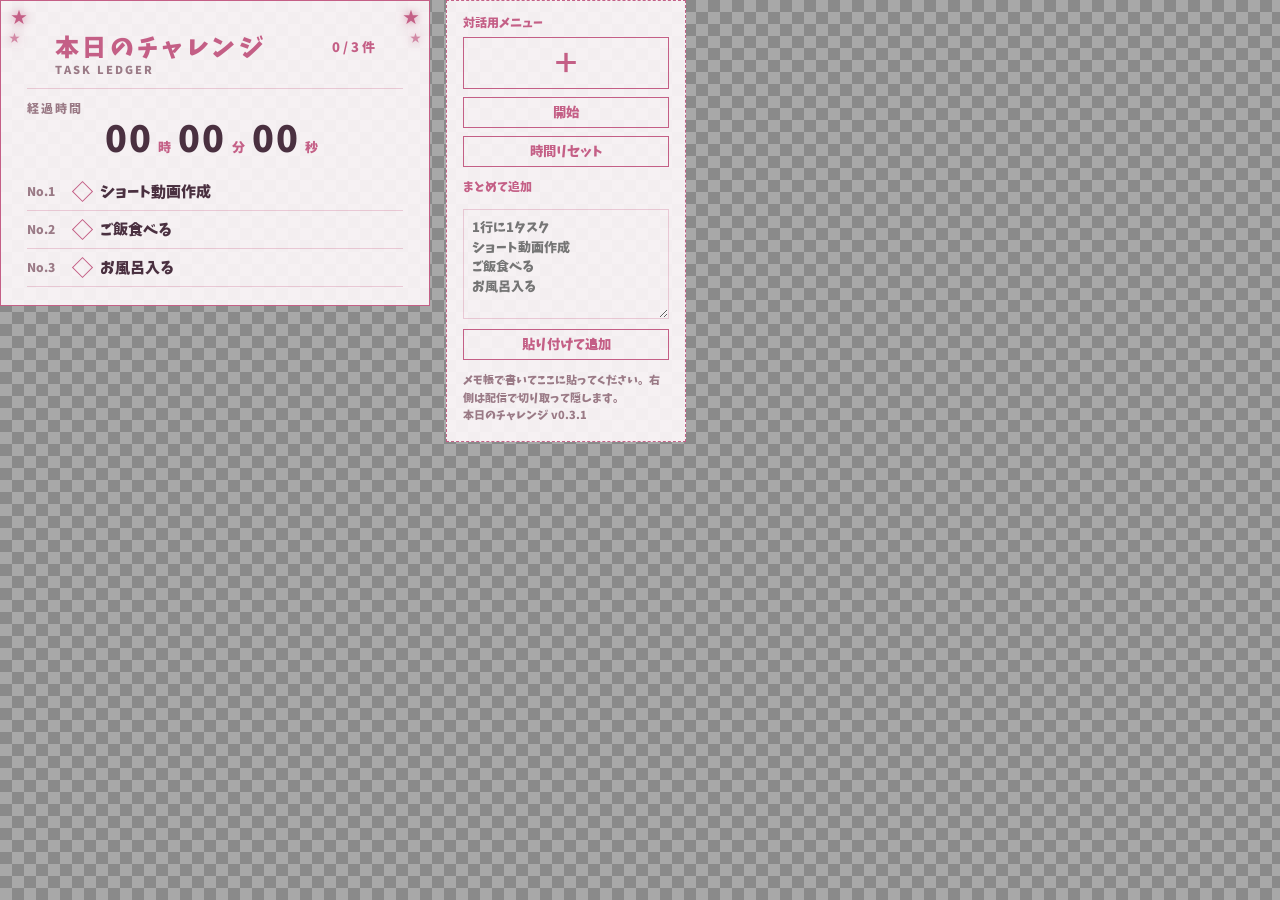
<file: tools/tracker/white.html>
<!DOCTYPE html>
<html lang="ja">
<head>
<meta charset="UTF-8">
<title>本日のチャレンジ</title>
<style>
  @font-face {
    font-family: "けいふぉんと";
    src: url("assets/fonts/keifont/keifont.ttf") format("truetype");
  }
  :root {
  --accent: #c45f86;
  --dim: #9a7a86;
  --line: rgba(196,95,134,.28);
  --bg: rgba(255, 250, 252, .90);
  --text: #4a3040;
  --done: #b398a2;
}
  * { box-sizing: border-box; }
  html, body {
    margin: 0;
    background: transparent;
    font-family: "けいふぉんと", "Yu Gothic UI", "Yu Gothic", "Meiryo", sans-serif;
    color: var(--text);
  }
  .wrap { display: flex; align-items: flex-start; gap: 16px; }
  .panel {
    position: relative;
    width: 430px;
    flex: 0 0 430px;
    padding: 26px 26px 18px;
    background: var(--bg);
    border: 1px solid var(--accent);
    overflow: visible;
  }
  .editor {
    width: 240px;
    flex: 0 0 240px;
    padding: 16px;
    background: var(--bg);
    border: 1px dashed var(--accent);
  }
  .star {
    position: absolute;
    color: var(--accent);
    pointer-events: none;
    text-shadow: 0 0 10px color-mix(in srgb, var(--accent) 80%, transparent);
    line-height: 1;
    z-index: 2;
  }
  .s1 { top: 8px; left: 10px; font-size: 16px; }
  .s2 { top: 6px; left: 30px; font-size: 10px; opacity: .8; }
  .s3 { top: 22px; left: 18px; font-size: 9px; opacity: .65; }
  .s4 { top: 12px; left: 48px; font-size: 12px; opacity: .9; }
  .s5 { top: 32px; left: 8px; font-size: 11px; opacity: .7; }
  .s6 { top: 8px; right: 10px; font-size: 16px; }
  .s7 { top: 6px; right: 30px; font-size: 10px; opacity: .8; }
  .s8 { top: 22px; right: 18px; font-size: 9px; opacity: .65; }
  .s9 { top: 12px; right: 48px; font-size: 12px; opacity: .9; }
  .s10 { top: 32px; right: 8px; font-size: 11px; opacity: .7; }
  .header {
    display: flex;
    justify-content: space-between;
    align-items: flex-start;
    border-bottom: 1px solid var(--line);
    padding: 8px 28px 12px;
    margin-bottom: 14px;
  }
  .title { font-size: 24px; letter-spacing: .14em; color: var(--accent); }
  .sub { margin-top: 6px; font-size: 11px; letter-spacing: .18em; color: var(--dim); }
  .meta { color: var(--accent); font-size: 13px; padding-top: 6px; }
  .elapsed-row { color: var(--dim); font-size: 12px; letter-spacing: .18em; }
  .time {
    margin: 6px 0 16px;
    text-align: center;
    font-size: 36px;
    letter-spacing: .06em;
    font-variant-numeric: tabular-nums;
  }
  .time small { font-size: 13px; margin: 0 5px; color: var(--accent); }
  .row {
    display: flex;
    align-items: center;
    gap: 10px;
    padding: 10px 0;
    border-bottom: 1px solid var(--line);
    font-size: 15px;
  }
  .no { width: 38px; color: var(--dim); font-size: 12px; }
  .check {
    width: 15px;
    height: 15px;
    border: 1px solid var(--accent);
    transform: rotate(45deg);
    cursor: pointer;
    flex: 0 0 auto;
  }
  .check.done {
    background: var(--accent);
    box-shadow: 0 0 8px color-mix(in srgb, var(--accent) 70%, transparent);
  }
  .name { flex: 1; outline: none; min-width: 0; white-space: pre-wrap; }
  .name.done { color: var(--done); text-decoration: line-through; }
  .done-at {
    flex: 0 0 auto;
    color: var(--accent);
    font-size: 12px;
    white-space: nowrap;
    font-variant-numeric: tabular-nums;
  }
  .del { opacity: 0; border: 0; background: none; color: var(--dim); cursor: pointer; }
  .row:hover .del { opacity: 1; }
  .plus, .ctrl {
    width: 100%;
    margin-top: 8px;
    background: transparent;
    border: 1px solid var(--accent);
    color: var(--accent);
    padding: 8px;
    cursor: pointer;
    font-family: inherit;
  }
  .plus { height: 52px; font-size: 28px; margin-top: 0; }
  .editor p { margin: 0 0 8px; font-size: 12px; color: var(--accent); }
  .editor textarea {
    width: 100%;
    height: 110px;
    margin-top: 8px;
    background: transparent;
    border: 1px solid var(--line);
    color: var(--text);
    padding: 8px;
    resize: vertical;
    font-family: inherit;
    font-size: 13px;
    line-height: 1.5;
  }
  .note { margin-top: 12px; font-size: 11px; line-height: 1.6; color: var(--dim); }
  /* OBS の外で開いた時だけ、透過部分が分かるように市松模様を出す(?bg=transparent で消せる) */
  body.preview { background: repeating-conic-gradient(#8a8a8a 0 25%, #a8a8a8 0 50%) 0 0 / 24px 24px; min-height: 100vh; }
</style>
</head>
<body>
<div class="wrap">
  <div class="panel">
    <div class="star s1">★</div><div class="star s2">✦</div><div class="star s3">✧</div>
    <div class="star s4">✦</div><div class="star s5">★</div>
    <div class="star s6">★</div><div class="star s7">✦</div><div class="star s8">✧</div>
    <div class="star s9">✦</div><div class="star s10">★</div>
    <div class="header">
      <div>
        <div class="title">本日のチャレンジ</div>
        <div class="sub">TASK LEDGER</div>
      </div>
      <div class="meta" id="count">0 / 0 件</div>
    </div>
    <div class="elapsed-row">経過時間</div>
    <div class="time" id="time">00<small>時</small>00<small>分</small>00<small>秒</small></div>
    <div id="list"></div>
  </div>
  <div class="editor">
    <p>対話用メニュー</p>
    <button class="plus" id="addBtn">＋</button>
    <button class="ctrl" id="toggle">開始</button>
    <button class="ctrl" id="reset">時間リセット</button>
    <p style="margin-top:14px">まとめて追加</p>
    <textarea id="bulk" placeholder="1行に1タスク&#10;ショート動画作成&#10;ご飯食べる&#10;お風呂入る"></textarea>
    <button class="ctrl" id="bulkAdd">貼り付けて追加</button>
    <div class="note">メモ帳で書いてここに貼ってください。右側は配信で切り取って隠します。<br>本日のチャレンジ v0.3.1</div>
  </div>
</div>
<script>
if (typeof window.obsstudio === "undefined" && new URLSearchParams(location.search).get("bg") !== "transparent") document.body.classList.add("preview");
const KEY = "poko-tracker-white-v1";
let composing = false;
let state = {
  running: false, elapsed: 0, startedAt: null,
  tasks: [
    { name: "ショート動画作成", done: false, doneAt: null },
    { name: "ご飯食べる", done: false, doneAt: null },
    { name: "お風呂入る", done: false, doneAt: null }
  ]
};
function esc(s){ return String(s).replace(/[&<>"']/g, c=>({"&":"&amp;","<":"&lt;",">":"&gt;",'"':"&quot;","'":"&#39;"}[c])); }
function load(){ try{ const s=JSON.parse(localStorage.getItem(KEY)); if(s) state=s; }catch(e){} }
function save(){ localStorage.setItem(KEY, JSON.stringify(state)); }
function currentElapsed(){
  if(state.running && state.startedAt) return state.elapsed + Math.floor((Date.now()-state.startedAt)/1000);
  return state.elapsed;
}
function fmt(sec){
  const h=String(Math.floor(sec/3600)).padStart(2,"0");
  const m=String(Math.floor((sec%3600)/60)).padStart(2,"0");
  const s=String(sec%60).padStart(2,"0");
  return `${h}<small>時</small>${m}<small>分</small>${s}<small>秒</small>`;
}
function fmtShort(sec){
  const h=String(Math.floor(sec/3600)).padStart(2,"0");
  const m=String(Math.floor((sec%3600)/60)).padStart(2,"0");
  const s=String(sec%60).padStart(2,"0");
  return `${h}:${m}:${s}`;
}
function render(focusLast){
  document.getElementById("time").innerHTML = fmt(currentElapsed());
  const done = state.tasks.filter(t=>t.done).length;
  document.getElementById("count").textContent = `${done} / ${state.tasks.length} 件`;
  document.getElementById("toggle").textContent = state.running ? "一時停止" : "開始";
  document.getElementById("list").innerHTML = state.tasks.map((t,i)=>`
    <div class="row">
      <div class="no">No.${i+1}</div>
      <div class="check ${t.done?"done":""}" data-i="${i}"></div>
      <div class="name ${t.done?"done":""}" contenteditable="true" lang="ja" data-i="${i}">${esc(t.name)}</div>
      ${t.done && t.doneAt!=null ? `<div class="done-at">${fmtShort(t.doneAt)}</div>` : ""}
      <button class="del" data-del="${i}">×</button>
    </div>`).join("");
  if(focusLast){
    const last=document.querySelectorAll(".name");
    const target=last[last.length-1];
    if(target){
      target.focus();
      const r=document.createRange(); r.selectNodeContents(target);
      const sel=window.getSelection(); sel.removeAllRanges(); sel.addRange(r);
    }
  }
}
load(); render();
setInterval(()=>{ document.getElementById("time").innerHTML = fmt(currentElapsed()); }, 250);
document.getElementById("addBtn").onclick = ()=>{
  state.tasks.push({ name:"ここを書き換える", done:false, doneAt:null }); save(); render(true);
};
document.getElementById("bulkAdd").onclick = ()=>{
  const lines=document.getElementById("bulk").value.split(/\r?\n/).map(v=>v.trim()).filter(Boolean);
  if(!lines.length) return;
  lines.forEach(name=>state.tasks.push({ name, done:false, doneAt:null }));
  document.getElementById("bulk").value=""; save(); render();
};
document.getElementById("toggle").onclick = ()=>{
  if(state.running){ state.elapsed=currentElapsed(); state.running=false; state.startedAt=null; }
  else { state.startedAt=Date.now(); state.running=true; }
  save(); render();
};
document.getElementById("reset").onclick = ()=>{
  state.elapsed=0; state.running=false; state.startedAt=null; save(); render();
};
const list=document.getElementById("list");
list.addEventListener("compositionstart", ()=>{ composing=true; });
list.addEventListener("compositionend", e=>{
  composing=false;
  if(e.target.dataset.i!==undefined){ state.tasks[+e.target.dataset.i].name=e.target.textContent; save(); }
});
list.addEventListener("input", e=>{
  if(!composing && e.target.dataset.i!==undefined){ state.tasks[+e.target.dataset.i].name=e.target.textContent; save(); }
});
list.addEventListener("click", e=>{
  if(e.target.dataset.i!==undefined && e.target.classList.contains("check")){
    const i=+e.target.dataset.i;
    state.tasks[i].done=!state.tasks[i].done;
    state.tasks[i].doneAt=state.tasks[i].done?currentElapsed():null;
    save(); render();
  }
  if(e.target.dataset.del!==undefined){ state.tasks.splice(+e.target.dataset.del,1); save(); render(); }
});
</script>
</body>
</html>
</file>
<file: tools/dbd-perks/style.css>
/* ===== ぽこ様式(共通化するまではツールごとに持つ) ===== */
:root {
  --poko-pink: #ff8fc7;
  --poko-pink-deep: #ff5fae;
  --poko-white: #ffffff;
  --poko-blue: #6cb8ff;
  --poko-red: #ff6b6b;
  --poko-purple: #b98cff;
  --poko-yellow: #ffe066;
  --poko-ink: #3b2b45;
  --poko-preview-bg: #ffd0f5;
  --poko-font: "M PLUS Rounded 1c", "Kosugi Maru", "Hiragino Maru Gothic ProN",
    "BIZ UDPGothic", "Meiryo", system-ui, sans-serif;
  --killer-red: #ff3b47;  /* キラーの枠。--poko-red(#ff6b6b)はくすんで見えた(2026-10-19 ぶらんち) */
  --slot: 300px;      /* ひし形の対角線 */
  --slot-gap: 14px;
}

* { box-sizing: border-box; }

html, body {
  margin: 0;
  width: 100%;
  height: 100%;
  overflow: hidden;
  background: transparent;
}

body.preview { background: var(--poko-preview-bg); }
/* 透過のプレビュー(ブラウザで開いたとき)。tracker / deco-poko と同じ市松模様 */
body.checker { background: repeating-conic-gradient(#8a8a8a 0 25%, #a8a8a8 0 50%) 0 0 / 24px 24px; }
body.green { background: #00ff00; }  /* クロマキー用 */

/* 1920x1080 固定ステージ。app.js がウィンドウに合わせて拡大縮小する */
.stage {
  position: absolute;
  left: 0;
  top: 0;
  width: 1920px;
  height: 1080px;
  transform-origin: 0 0;
  font-family: var(--poko-font);
  font-weight: 800;
  color: var(--poko-ink);
}

[hidden] { display: none !important; }

/* ===== スロット(配信に映す領域: 左 1300px) ===== */
.slots {
  position: absolute;
  left: 0;
  top: 0;
  width: 1300px;
  height: 1080px;
}

.slot {
  position: absolute;
  width: var(--slot);
  height: var(--slot);
  margin: calc(var(--slot) / -2) 0 0 calc(var(--slot) / -2); /* left/top をひし形の中心にする */
  padding: 0;
  border: 0;
  background: none;
  font: inherit;
  color: inherit;
  cursor: pointer;
  transition: left .35s ease, top .35s ease;
}
/* ひし形の枠 = 45° 回した正方形 */
.slot::before {
  content: "";
  position: absolute;
  left: 14.6%;
  top: 14.6%;
  width: 70.7%;
  height: 70.7%;
  border: 7px solid var(--poko-ink);
  border-radius: 18px;
  background: var(--poko-white);
  box-shadow: inset 0 0 0 6px var(--poko-pink);
  transform: rotate(45deg);
}
.slot.k::before { box-shadow: inset 0 0 0 6px var(--killer-red); }
.slot.s::before { box-shadow: inset 0 0 0 6px var(--poko-blue); }
.slot.spinning::before { background: #fff3fa; }
.slot.stopped::before { animation: slot-pop .45s cubic-bezier(.2, 1.6, .4, 1); }
@keyframes slot-pop { 0% { transform: rotate(45deg) scale(.86); } 100% { transform: rotate(45deg) scale(1); } }

.slot-in {
  position: absolute;
  left: 50%;
  top: 50%;
  width: 66%;
  transform: translate(-50%, -50%);
  display: flex;
  flex-direction: column;
  align-items: center;
  gap: 6px;
  text-align: center;
  pointer-events: none;
}
.slot-name {
  line-height: 1.18;
  white-space: nowrap;
  /* ゲーム画面の上でも読めるよう白で縁取る */
  paint-order: stroke fill;
  -webkit-text-stroke: 6px var(--poko-white);
}
.slot-name.empty { font-size: 72px; opacity: .35; }
.slot-char { font-size: 17px; font-weight: 700; opacity: .7; white-space: nowrap; }
.slot-char:empty { display: none; }

/* 横並び */
.layout-row .slot { top: 540px; }
.layout-row .slot[data-i="0"] { left: calc(650px - 1.5 * (var(--slot) + var(--slot-gap))); }
.layout-row .slot[data-i="1"] { left: calc(650px - .5 * (var(--slot) + var(--slot-gap))); }
.layout-row .slot[data-i="2"] { left: calc(650px + .5 * (var(--slot) + var(--slot-gap))); }
.layout-row .slot[data-i="3"] { left: calc(650px + 1.5 * (var(--slot) + var(--slot-gap))); }

/* ひし形(ゲームの装備画面と同じ 上・左・右・下) */
.layout-diamond .slot[data-i="0"] { left: 650px; top: calc(540px - var(--slot) / 2 - var(--slot-gap) / 2); }
.layout-diamond .slot[data-i="1"] { left: calc(650px - var(--slot) / 2 - var(--slot-gap) / 2); top: 540px; }
.layout-diamond .slot[data-i="2"] { left: calc(650px + var(--slot) / 2 + var(--slot-gap) / 2); top: 540px; }
.layout-diamond .slot[data-i="3"] { left: 650px; top: calc(540px + var(--slot) / 2 + var(--slot-gap) / 2); }

/* パークの画像あり(GitHub Pages 版): 画像をひし形の中に、名前をひし形の外に出す */
.slot-icon {
  position: absolute;
  left: 13%;
  top: 13%;
  width: 74%;
  height: 74%;
  object-fit: contain;
  pointer-events: none;
  filter: drop-shadow(0 2px 0 rgba(59, 43, 69, .35));
}
/* パークの画像は白い線画なので、ゲームと同じパークの背景(公式素材 official/perk-bg.png。Pages 版だけ)に置く。
   素材に縁があるので枠線・役割の色・回転はなし。素材のひし形は画像の 96%(6〜252px / 256px)なので、対角線が --slot になるよう少し大きく敷く */
.icons .slot::before,
.icons .slot.spinning::before {
  left: -2%;
  top: -2%;
  width: 104%;
  height: 104%;
  border: 0;
  border-radius: 0;
  box-shadow: none;
  background: url("official/perk-bg.png") center / contain no-repeat;
  transform: none;
}
/* 素材の石の縁は半透明(8 割ほど)で、グリーンの地だと暗い緑になってクロマキーで欠ける。グリーンのときだけ 3 枚重ねて縁を濃くする */
body.green .icons .slot::before {
  background:
    url("official/perk-bg.png") center / contain no-repeat,
    url("official/perk-bg.png") center / contain no-repeat,
    url("official/perk-bg.png") center / contain no-repeat;
}
.icons .slot.stopped::before { animation-name: slot-pop-flat; }
@keyframes slot-pop-flat { 0% { transform: scale(.86); } 100% { transform: scale(1); } }
.icons .slot-in { width: 300px; gap: 2px; }
.icons .slot-name.empty { display: none; }
/* 横並び: 名前はひし形の下 */
.layout-row.icons .slot-in { top: calc(100% + 4px); transform: translate(-50%, 0); }
/* ひし形: 上の枠は上、下の枠は下、左右の枠はそれぞれ外側 */
.layout-diamond.icons .slot[data-i="0"] .slot-in { top: auto; bottom: calc(100% + 4px); transform: translate(-50%, 0); }
.layout-diamond.icons .slot[data-i="3"] .slot-in { top: calc(100% + 4px); transform: translate(-50%, 0); }
/* 左右は名前の高さの分だけひし形の斜辺が広がるので、先端から離す(先端に寄せると文字が枠に重なった) */
.layout-diamond.icons .slot[data-i="1"] .slot-in { left: auto; right: calc(100% + 14px); align-items: flex-end; text-align: right; transform: translate(0, -50%); }
.layout-diamond.icons .slot[data-i="2"] .slot-in { left: calc(100% + 14px); align-items: flex-start; text-align: left; transform: translate(0, -50%); }

/* パーク名(とキャラ名)を出さない。画像を出しているときだけ */
.no-name .slot-in { display: none; }

/* ひし形の枠を出さない(画像だけ / 名前だけ) */
.no-frame .slot::before { display: none; }
/* 枠がないと白い線画が明るい画面に溶けるので、影を濃くする */
.no-frame .slot-icon { filter: drop-shadow(0 0 2px rgba(20, 12, 28, .9)) drop-shadow(0 0 6px rgba(20, 12, 28, .6)); }

.notice {
  position: absolute;
  left: 24px;
  bottom: 14px;
  margin: 0;
  font-size: 14px;
  font-weight: 700;
  opacity: .55;
}

/* ===== 操作パネル ===== */
.control {
  position: absolute;
  left: 1340px;
  top: 60px;
  width: 550px;
  height: 960px;
  display: flex;
  flex-direction: column;
  gap: 14px;
  padding: 18px 22px;
  border: 4px solid var(--poko-ink);
  border-radius: 22px;
  background: #fff7fc;
  font-size: 22px;
}
.control-head { display: flex; justify-content: space-between; align-items: baseline; font-size: 24px; }
.control-note { font-size: 16px; opacity: .6; }

button { font: inherit; color: inherit; cursor: pointer; }

.toggles { display: flex; gap: 12px; }
.seg { display: flex; flex: 1; border: 3px solid var(--poko-ink); border-radius: 12px; overflow: hidden; }
.seg button { flex: 1; padding: 8px 0; border: 0; background: var(--poko-white); font-size: 20px; }
.seg button + button { border-left: 3px solid var(--poko-ink); }
.seg button.on { background: var(--poko-yellow); }
.bg-row { display: flex; align-items: center; gap: 10px; }
.bg-label { flex: none; font-size: 19px; }
.bg-row .seg button { padding: 6px 0; font-size: 17px; }

.rows { flex: 1; display: flex; flex-direction: column; gap: 10px; margin: 0; padding: 0; list-style: none; }
.row {
  display: grid;
  grid-template-columns: 34px 1fr auto;
  grid-template-rows: auto auto;
  column-gap: 10px;
  align-items: center;
  padding: 10px 12px;
  border: 3px solid var(--poko-ink);
  border-radius: 14px;
  background: var(--poko-white);
}
.row.locked { background: #fff4c2; }
.row-n {
  grid-row: 1 / 3;
  width: 34px;
  height: 34px;
  border-radius: 50%;
  background: var(--poko-ink);
  color: var(--poko-white);
  font-size: 18px;
  line-height: 34px;
  text-align: center;
}
.row-name { font-size: 22px; overflow: hidden; text-overflow: ellipsis; white-space: nowrap; }
.row-sub { grid-column: 2; font-size: 14px; font-weight: 700; opacity: .6; overflow: hidden; text-overflow: ellipsis; white-space: nowrap; }
.row-btns { grid-column: 3; grid-row: 1 / 3; display: flex; gap: 6px; }

.btn-small {
  padding: 4px 12px;
  border: 3px solid var(--poko-ink);
  border-radius: 10px;
  background: var(--poko-white);
  font-size: 17px;
  white-space: nowrap;
}
.btn-small:disabled { opacity: .35; cursor: default; }
.btn-small.copy { background: #dff0ff; }
.btn-small.on { background: var(--poko-yellow); }

.options { display: flex; flex-wrap: wrap; align-items: center; gap: 8px 18px; font-size: 19px; }
.options input { width: 20px; height: 20px; vertical-align: -3px; }
.options .btn-small { margin-left: auto; }
.options label.off { opacity: .4; }
.pool-info { margin: -6px 0 0; font-size: 16px; font-weight: 700; opacity: .7; }
.pool-info.warn { color: #d43a3a; opacity: 1; }

.actions { display: flex; }
.btn {
  flex: 1;
  padding: 16px 0;
  border: 4px solid var(--poko-ink);
  border-radius: 18px;
  font-size: 30px;
  box-shadow: 0 5px 0 var(--poko-ink);
}
.btn:active { transform: translateY(3px); box-shadow: 0 2px 0 var(--poko-ink); }
.btn:disabled { opacity: .45; cursor: default; }
.btn-start { background: var(--poko-pink); }

.foot { display: flex; justify-content: space-between; font-size: 14px; font-weight: 700; opacity: .55; }

.toast {
  position: absolute;
  left: 50%;
  bottom: 120px;
  transform: translateX(-50%);
  padding: 8px 20px;
  border-radius: 999px;
  background: var(--poko-ink);
  color: var(--poko-white);
  font-size: 18px;
  white-space: nowrap;
}

/* パークの設定 */
.pool {
  position: absolute;
  inset: 0;
  display: flex;
  flex-direction: column;
  gap: 10px;
  padding: 18px 22px;
  border-radius: 18px;
  background: #fff7fc;
}
.pool-head { display: flex; justify-content: space-between; align-items: center; font-size: 24px; }
.preset { display: flex; flex-direction: column; gap: 6px; padding: 10px 12px; border: 3px solid var(--poko-ink); border-radius: 12px; background: var(--poko-white); }
.preset-row { display: flex; align-items: center; gap: 6px; }
.preset-label { flex: none; font-size: 17px; }
.preset-sel, .preset-name, .pool-filter select {
  flex: 1;
  min-width: 0;
  padding: 4px 8px;
  border: 3px solid var(--poko-ink);
  border-radius: 10px;
  background: var(--poko-white);
  font: inherit;
  font-size: 16px;
}
.preset-now { margin: 0; font-size: 14px; font-weight: 700; opacity: .65; }
.preset-now:empty { display: none; }
.pool-filter { display: flex; align-items: center; gap: 6px; font-size: 17px; }
.pool-filter span { flex: none; }
.pool-filter .seg { flex: 1; }
.pool-filter .seg button { padding: 5px 0; font-size: 16px; }
.pool-tree { display: flex; align-items: center; gap: 8px; margin: -4px 0; }
.range-info { flex: 1; min-width: 0; font-size: 14px; font-weight: 700; opacity: .65; overflow: hidden; text-overflow: ellipsis; white-space: nowrap; }
.pool-search {
  padding: 8px 12px;
  border: 3px solid var(--poko-ink);
  border-radius: 10px;
  font: inherit;
  font-size: 19px;
}
.pool-bulk { display: flex; align-items: center; gap: 8px; font-size: 17px; }
.pool-bulk span { margin-right: auto; white-space: nowrap; }
.pool-bulk .btn-small { padding: 3px 8px; font-size: 15px; }
.pool-list {
  flex: 1;
  min-height: 0;
  margin: 0;
  padding: 4px;
  overflow-y: auto;
  list-style: none;
  border: 3px solid var(--poko-ink);
  border-radius: 12px;
  background: var(--poko-white);
}
.pool-list label { display: flex; min-width: 0; align-items: baseline; gap: 8px; padding: 5px 8px; border-radius: 8px; font-size: 18px; cursor: pointer; }
.pool-list label:hover { background: #fff0f8; }
.pool-list input { width: 18px; height: 18px; flex: none; align-self: center; }
.pool-list .name { flex: none; max-width: 70%; overflow: hidden; text-overflow: ellipsis; white-space: nowrap; }
.pool-list .en { min-width: 0; font-size: 13px; font-weight: 700; opacity: .5; overflow: hidden; text-overflow: ellipsis; white-space: nowrap; }
.pool-list .off { opacity: .45; }
/* DLC の見出し(ツリーの枝)。開いている間は上に貼り付く */
.pool-list .grp {
  display: flex;
  align-items: center;
  gap: 6px;
  margin-top: 4px;
  padding: 4px 8px 4px 2px;
  border-radius: 8px;
  background: #ffe3f1;
  font-size: 17px;
}
.pool-list .grp.open { position: sticky; top: -4px; z-index: 1; }
.pool-list .grp.off { opacity: .55; }
.pool-list .grp .name { flex: 1; min-width: 0; overflow: hidden; text-overflow: ellipsis; white-space: nowrap; cursor: pointer; }
.pool-list .grp .en { flex: none; opacity: .7; }
.pool-list .grp input { width: 18px; height: 18px; flex: none; }
.twisty { flex: none; width: 28px; height: 28px; padding: 0; border: 0; border-radius: 6px; background: none; font-size: 14px; }
.twisty:hover { background: #ffc9e4; }
/* パークの行は見出しの下に字下げ */
.pool-list .child label { padding-left: 42px; }
.pool-list .empty { padding: 12px; font-size: 17px; opacity: .6; }
.pool-hint { margin: 0; font-size: 14px; font-weight: 700; opacity: .6; }
</file>
<file: tools/roulette/style.css>
/* ===== ぽこ様式(共通化するまではツールごとに持つ) ===== */
:root {
  --poko-pink: #ff8fc7;
  --poko-pink-deep: #ff5fae;
  --poko-white: #ffffff;
  --poko-blue: #6cb8ff;
  --poko-red: #ff6b6b;
  --poko-purple: #b98cff;
  --poko-yellow: #ffe066;
  --poko-ink: #3b2b45;
  --poko-preview-bg: #ffd0f5;
  --poko-font: "M PLUS Rounded 1c", "Kosugi Maru", "Hiragino Maru Gothic ProN",
    "BIZ UDPGothic", "Meiryo", system-ui, sans-serif;

  /* 配信に映る部分の色(カラー版)。app.js の applyTheme() が配色ごとに上書きする。既定はプリセット「ぽこ」 */
  --c-wheel-text: #3b2b45;
  --c-wheel-text-outline: #ffffff;
  --c-wheel-line: #3b2b45;
  --c-wheel-center: #ffe066;
  --c-pointer: #ffe066;
  --c-pointer-shine: #fff8c9;
  --c-pointer-line: #3b2b45;
  --c-winner-label-bg: #ffe066;
  --c-winner-name-bg: #ffffff;
  --c-winner-text: #3b2b45;
  --c-winner-border: #3b2b45;
  --c-winner-shadow: #ff5fae;
  --c-list-title-bg: #ff8fc7;
  --c-list-title-text: #3b2b45;
  --c-list-bg: #ffffff;
  --c-list-text: #3b2b45;
  --c-list-number: #ff5fae;
  --c-list-border: #3b2b45;
  --c-list-rule: rgba(59, 43, 69, .25);
  --c-count-bg: #ffffff;
  --c-count-text: #3b2b45;
  --c-count-border: #3b2b45;
  --c-preview-bg: #ffd0f5;
}

* { box-sizing: border-box; }

html, body {
  margin: 0;
  width: 100%;
  height: 100%;
  overflow: hidden;
  background: transparent;
}

body.preview { background: var(--c-preview-bg); }

/* 1920x1080 固定ステージ。app.js がウィンドウに合わせて拡大縮小する */
.stage {
  position: absolute;
  left: 0;
  top: 0;
  width: 1920px;
  height: 1080px;
  transform-origin: 0 0;
  font-family: var(--poko-font);
  font-weight: 800;
  color: var(--poko-ink);
}

[hidden] { display: none !important; }

/* ===== ルーレット ===== */
.wheel-area {
  position: absolute;
  left: 30px;
  top: 110px;
  width: 660px;
  height: 740px;
}

.wheel {
  position: absolute;
  left: 10px;
  top: 90px;
  width: 640px;
  height: 640px;
}

.pointer {
  position: absolute;
  left: 300px;
  top: 30px;
  width: 60px;
  height: 110px;
  z-index: 2;
  filter: drop-shadow(0 3px 0 rgba(59, 43, 69, .35));
  transform-origin: 50% 10%; /* 回転中の揺れは app.js の kickPointer() で付ける */
  will-change: transform;
}
.pointer polygon { fill: var(--c-pointer); stroke: var(--c-pointer-line); stroke-width: 4; stroke-linejoin: round; }
.pointer .pointer-shine { fill: var(--c-pointer-shine); stroke: none; }

.spin-count {
  position: absolute;
  left: 0;
  top: 20px;
  padding: 8px 22px;
  border: 5px solid var(--c-count-border);
  border-radius: 999px;
  background: var(--c-count-bg);
  color: var(--c-count-text);
  font-size: 36px;
}

.winner {
  position: absolute;
  left: 10px;
  top: 90px;
  width: 640px;
  height: 640px;
  display: flex;
  flex-direction: column;
  align-items: center;
  justify-content: center;
  z-index: 3;
  pointer-events: none;
}
.winner-label,
.winner-name {
  background: var(--c-winner-name-bg);
  color: var(--c-winner-text);
  border: 6px solid var(--c-winner-border);
  box-shadow: 0 8px 0 var(--c-winner-shadow);
}
.winner-label {
  margin-bottom: -6px;
  padding: 4px 26px;
  border-radius: 999px;
  background: var(--c-winner-label-bg);
  font-size: 34px;
  z-index: 1;
}
.winner-name {
  max-width: 600px;
  padding: 18px 40px;
  border-radius: 40px;
  font-size: 110px;
  line-height: 1.15;
  white-space: nowrap;
  overflow: hidden;
  text-overflow: ellipsis;
}
.winner-name.two-lines {
  display: -webkit-box;
  -webkit-box-orient: vertical;
  -webkit-line-clamp: 2;
  white-space: normal;
  word-break: break-all;
  text-align: center;
}
.winner.show { animation: winner-pop .6s cubic-bezier(.2, 1.6, .4, 1) both; }
.winner.hide { animation: winner-out .35s ease-in both; }
@keyframes winner-pop {
  0% { transform: scale(.2) rotate(-12deg); opacity: 0; }
  100% { transform: scale(1) rotate(0); opacity: 1; }
}
@keyframes winner-out { to { transform: scale(.6); opacity: 0; } }

/* ===== 当選履歴 ===== */
.winners {
  position: absolute;
  left: 700px;
  top: 150px;
  width: 300px;
  height: 500px;
  display: flex;
  flex-direction: column;
  border: 6px solid var(--c-list-border);
  border-radius: 22px;
  background: var(--c-list-bg);
  color: var(--c-list-text);
  overflow: hidden;
}
.winners-title {
  margin: 0;
  padding: 12px 0;
  background: var(--c-list-title-bg);
  color: var(--c-list-title-text);
  border-bottom: 5px solid var(--c-list-border);
  text-align: center;
  font-size: 28px;
}
.winner-list {
  flex: 1;
  margin: 0;
  padding: 8px 16px;
  list-style: none;
  overflow-y: auto;
  scrollbar-width: none;
  font-size: 26px;
}
.winner-list::-webkit-scrollbar { display: none; }
.winner-list li {
  display: flex;
  gap: 10px;
  padding: 6px 0;
  border-bottom: 3px dotted var(--c-list-rule);
}
.winner-list li .n { color: var(--c-list-number); min-width: 2.4em; }
.winner-list li .name { overflow: hidden; text-overflow: ellipsis; white-space: nowrap; }
.winner-list li.new { animation: winner-pop .5s cubic-bezier(.2, 1.6, .4, 1) both; }

/* ===== 操作パネル ===== */
.control {
  position: absolute;
  left: 1040px;
  top: 150px;
  width: 640px;
  height: 900px; /* 無料版は 660px。配色タブ(保存した配色が 5 つ並んだ時も編集欄が収まる高さ)。OBS ではクロップで隠す領域 */
  display: flex;
  flex-direction: column;
  gap: 14px;
  padding: 18px 22px;
  border: 4px solid var(--poko-ink);
  border-radius: 22px;
  background: #fff7fc;
  font-size: 22px;
}
.control-head { display: flex; justify-content: space-between; align-items: center; gap: 12px; font-size: 24px; }
.control-note { font-size: 16px; opacity: .6; }

/* タブ(名前 / 配色) */
.tabs { display: flex; gap: 6px; }
.tab {
  padding: 3px 18px;
  border: 3px solid var(--poko-ink);
  border-radius: 999px;
  background: var(--poko-white);
  font: inherit;
  font-size: 18px;
  color: var(--poko-ink);
  cursor: pointer;
}
.tab.active { background: var(--poko-pink); }
.tab-panel { flex: 1; display: flex; flex-direction: column; gap: 14px; min-height: 0; }

/* 名前プリセット */
.sets { display: flex; align-items: center; gap: 10px; min-width: 0; font-size: 18px; }
.sets-head { flex: none; }
.sets-current {
  flex: 1;
  min-width: 0;
  padding: 2px 12px;
  border: 3px solid var(--poko-ink);
  border-radius: 10px;
  background: var(--poko-yellow);
  overflow: hidden;
  text-overflow: ellipsis;
  white-space: nowrap;
}
.sets-current.none { background: var(--poko-white); opacity: .6; font-weight: 700; }

.control-body { flex: 1; display: flex; gap: 18px; min-height: 0; }

.entries { flex: 1; display: flex; flex-direction: column; min-width: 0; min-height: 0; }
.entries-head { display: flex; justify-content: space-between; align-items: center; margin-bottom: 6px; }
.entries-actions { display: flex; gap: 8px; }
.btn-shuffle { background: var(--poko-red); color: var(--poko-white); }
.entry-list.shuffling li { animation: shuffle-pop .16s ease-out; }
@keyframes shuffle-pop {
  0% { transform: translateX(-6px); opacity: .4; }
  100% { transform: none; opacity: 1; }
}
.entry-list {
  flex: 1;
  margin: 0;
  padding: 4px 8px;
  list-style: none;
  counter-reset: entry;
  overflow-y: auto;
  border: 3px solid var(--poko-ink);
  border-radius: 12px;
  background: var(--poko-white);
}
.entry-list li {
  counter-increment: entry;
  display: flex;
  align-items: center;
  gap: 8px;
  padding: 3px 0;
}
.entry-list li::before { content: counter(entry); min-width: 1.6em; text-align: right; color: var(--poko-pink-deep); }
.entry-list li .swatch { width: 16px; height: 16px; flex: none; border: 2px solid var(--poko-ink); border-radius: 4px; }
.entry-list li .name { flex: 1; overflow: hidden; text-overflow: ellipsis; white-space: nowrap; }
.entry-list li button {
  flex: none;
  width: 30px;
  height: 30px;
  padding: 0;
  border: 2px solid var(--poko-ink);
  border-radius: 8px;
  background: var(--poko-white);
  font: inherit;
  font-size: 18px;
  line-height: 1;
  cursor: pointer;
}
.entry-list .empty { opacity: .5; }
.entry-list .empty::before { content: none; }

.options { flex: none; width: 270px; display: flex; flex-direction: column; gap: 12px; padding-top: 34px; font-size: 20px; }
.options label { display: flex; gap: 8px; align-items: flex-start; cursor: pointer; }
.options input { width: 22px; height: 22px; margin: 3px 0 0; accent-color: var(--poko-pink-deep); flex: none; }

/* ===== 配色タブ(カラー版) ===== */
.theme-row { display: flex; gap: 10px; align-items: flex-start; }
.theme-row-head { flex: none; width: 86px; padding-top: 4px; font-size: 15px; }
.theme-list { flex: 1; display: flex; flex-wrap: wrap; gap: 6px; min-height: 32px; }
.theme {
  display: flex;
  align-items: center;
  gap: 6px;
  padding: 2px 8px 2px 5px;
  border: 3px solid rgba(59, 43, 69, .35);
  border-radius: 999px;
  background: var(--poko-white);
  font: inherit;
  font-size: 14px;
  color: var(--poko-ink);
  cursor: pointer;
}
.theme.active { border-color: var(--poko-ink); box-shadow: 0 3px 0 var(--poko-ink); }
.theme-swatches { display: flex; border: 2px solid var(--poko-ink); border-radius: 999px; overflow: hidden; }
.theme-swatches i { display: block; width: 8px; height: 15px; }
.theme-name { white-space: nowrap; }
.theme .del {
  margin: 0 -4px 0 2px;
  padding: 0 5px;
  border: 0;
  border-radius: 999px;
  background: transparent;
  font: inherit;
  font-size: 15px;
  color: var(--poko-ink);
  opacity: .6;
  cursor: pointer;
}
.theme .del:hover { opacity: 1; background: var(--poko-red); color: var(--poko-white); }
.theme-list .empty { padding-top: 5px; font-size: 14px; opacity: .5; }
.theme-hint { margin: -6px 0 0; min-height: 1.4em; font-size: 14px; opacity: .7; }
.theme-hint.warn { opacity: 1; color: #d6336c; }

.theme-editor { flex: 1; display: flex; gap: 12px; min-height: 0; overflow: hidden; }
.part-list {
  flex: 1;
  margin: 0;
  padding: 4px 0;
  list-style: none;
  overflow-y: auto;
  min-width: 0;
  border: 3px solid var(--poko-ink);
  border-radius: 12px;
  background: var(--poko-white);
  font-size: 15px;
}
.part-list .group { padding: 8px 10px 2px; font-size: 13px; opacity: .6; }
.part-list .part { display: flex; align-items: center; gap: 8px; padding: 3px 10px; cursor: pointer; }
.part-list .part:hover { background: #fff0f8; }
.part-list .part.active { background: #ffe0f1; }
.part-list .swatch { flex: none; width: 20px; height: 20px; border: 2px solid var(--poko-ink); border-radius: 5px; }
.part-list .label { overflow: hidden; text-overflow: ellipsis; white-space: nowrap; }

.picker { flex: none; width: 268px; display: flex; flex-direction: column; gap: 8px; overflow: hidden; }
.picker-head { display: flex; align-items: center; gap: 8px; min-height: 30px; font-size: 14px; }
.picker-swatch { flex: none; width: 28px; height: 28px; border: 3px solid var(--poko-ink); border-radius: 8px; }
.picker-part { flex: 1; overflow: hidden; text-overflow: ellipsis; white-space: nowrap; }
.theme-name-input {
  flex: none;
  width: 110px;
  padding: 2px 6px;
  border: 2px solid var(--poko-ink);
  border-radius: 8px;
  font: inherit;
  font-size: 14px;
}
.swatch-grid { display: grid; grid-template-columns: repeat(10, 25px); gap: 2px; }
.swatch-grid button {
  width: 25px;
  height: 20px;
  padding: 0;
  border: 2px solid rgba(59, 43, 69, .3);
  border-radius: 4px;
  cursor: pointer;
}
.swatch-grid button.active { border-color: var(--poko-ink); box-shadow: 0 0 0 2px var(--poko-white) inset; }
.sv-canvas, .hue-canvas {
  display: block;
  width: 268px;
  border: 2px solid var(--poko-ink);
  border-radius: 8px;
  touch-action: none;
}
.sv-canvas { height: 110px; cursor: crosshair; }
.hue-canvas { height: 16px; cursor: pointer; }
.rgb-row { display: flex; flex-wrap: wrap; gap: 6px 8px; font-size: 14px; }
.rgb-row label { display: flex; align-items: center; gap: 4px; }
.rgb-row input {
  width: 54px;
  padding: 2px 4px;
  border: 2px solid var(--poko-ink);
  border-radius: 6px;
  font: inherit;
  font-size: 15px;
  font-weight: 700;
  text-align: center;
  -moz-appearance: textfield;
  appearance: textfield;
}
/* Windows のスピンボタンで数字が隠れないよう消す(値は打ち込みで変える) */
.rgb-row input::-webkit-inner-spin-button,
.rgb-row input::-webkit-outer-spin-button { -webkit-appearance: none; margin: 0; }
.rgb-row #hexInput { width: 96px; text-align: left; }

.add { display: flex; gap: 12px; }
.add textarea {
  flex: 1;
  padding: 8px 12px;
  border: 3px solid var(--poko-ink);
  border-radius: 12px;
  font: inherit;
  font-size: 18px;
  font-weight: 700;
  resize: none;
}
.add-hint { margin: -4px 0 0; font-size: 15px; opacity: .7; }

.actions { display: flex; gap: 16px; }

.btn,
.btn-small {
  border: 4px solid var(--poko-ink);
  border-radius: 16px;
  font: inherit;
  color: var(--poko-ink);
  cursor: pointer;
  box-shadow: 0 5px 0 var(--poko-ink);
  transition: transform .05s, box-shadow .05s;
}
.btn:active:not(:disabled),
.btn-small:active:not(:disabled) { transform: translateY(4px); box-shadow: 0 1px 0 var(--poko-ink); }
.btn:disabled,
.btn-small:disabled { opacity: .45; cursor: not-allowed; }

.btn-small { white-space: nowrap; padding: 2px 12px; border-width: 3px; border-radius: 10px; font-size: 16px; background: var(--poko-white); box-shadow: 0 3px 0 var(--poko-ink); }
.btn-small.primary { background: var(--poko-pink); }
.btn-small.danger { background: var(--poko-red); color: var(--poko-white); }
.btn-small.armed { background: var(--poko-red); color: var(--poko-white); }
.btn-add { width: 130px; background: var(--poko-yellow); font-size: 28px; }
.btn-start { flex: 2; height: 96px; background: var(--poko-pink); font-size: 44px; letter-spacing: .08em; }
.btn-reset { flex: 1; height: 96px; background: var(--poko-white); font-size: 28px; }

/* 確認・プリセット一覧の窓。操作パネルの上に重ねる(配信に映る領域には出さない) */
.dialog {
  position: absolute;
  inset: 0;
  z-index: 10;
  display: flex;
  align-items: center;
  justify-content: center;
  padding: 20px;
  border-radius: 18px;
  background: rgba(59, 43, 69, .45);
}
.dialog-box {
  width: 100%;
  max-height: 100%;
  display: flex;
  flex-direction: column;
  gap: 14px;
  padding: 18px 20px;
  border: 4px solid var(--poko-ink);
  border-radius: 18px;
  background: #fff7fc;
  box-shadow: 0 6px 0 var(--poko-ink);
}
.dialog-title { margin: 0; font-size: 22px; overflow-wrap: anywhere; }
.dialog-body { min-height: 0; overflow-y: auto; }
.dialog-text { margin: 0; font-size: 17px; font-weight: 700; line-height: 1.6; }
.dialog-hint { margin: 6px 0 0; font-size: 14px; font-weight: 700; opacity: .7; }
.dialog-input {
  width: 100%;
  padding: 6px 12px;
  border: 3px solid var(--poko-ink);
  border-radius: 12px;
  font: inherit;
  font-size: 20px;
  font-weight: 700;
}
.dialog-buttons { display: flex; flex-wrap: wrap; justify-content: flex-end; gap: 10px; }
.dialog-buttons .btn-small { padding: 6px 16px; font-size: 18px; }

.set-list { margin: 0; padding: 0; list-style: none; counter-reset: set; }
.set-list li {
  counter-increment: set;
  display: flex;
  align-items: center;
  gap: 8px;
  padding: 6px 4px;
  border-bottom: 3px dotted rgba(59, 43, 69, .25);
  font-size: 18px;
}
.set-list li::before { content: counter(set); min-width: 1.4em; text-align: right; color: var(--poko-pink-deep); }
.set-list li.active { background: #fff3b8; border-radius: 10px; }
.set-list .set-name { flex: 1; min-width: 0; overflow: hidden; text-overflow: ellipsis; white-space: nowrap; }
.set-list .set-count { flex: none; font-size: 15px; opacity: .7; }
.set-list .empty { font-size: 16px; opacity: .6; }
.set-list .empty::before { content: none; }

.version { text-align: right; font-size: 14px; font-weight: 700; opacity: .5; margin-top: -8px; }

/* ===== スマホ表示(app.js が幅 900px 未満か縦長の時に html.mobile を付ける。OBS 内では付かない) ===== */
html.mobile,
html.mobile body { height: auto; overflow-x: hidden; overflow-y: auto; }

html.mobile .stage {
  position: static;
  width: auto;
  max-width: 1024px;
  height: auto;
  margin: 0 auto;
  padding: 12px;
  transform: none;
  display: flex;
  flex-direction: column;
  gap: 12px;
}

/* ルーレット + 当選履歴を横一列に並べた 990x740 の領域。app.js が幅に合わせて縮小する */
html.mobile .screen {
  position: relative;
  flex: none;
  width: 990px;
  height: 740px;
  align-self: center; /* 高さで制限されて幅が余った時は中央に寄せる */
  transform-origin: 0 0;
}
html.mobile .wheel-area { left: 0; top: 0; }
html.mobile .winners { left: 680px; top: 90px; width: 310px; height: 640px; }
html.mobile .winners-title { font-size: 36px; }
html.mobile .winner-list { font-size: 34px; }
html.mobile .winner-list li .n { min-width: 1.8em; }

/* 操作パネル: 等倍で縦に並べ、START を一番上(ルーレットのすぐ下)に出す */
html.mobile .control {
  position: static;
  width: auto;
  height: auto;
  gap: 12px;
  padding: 14px;
  border-width: 3px;
  border-radius: 16px;
  font-size: 16px;
}
html.mobile .control-head { font-size: 18px; }
html.mobile .sets { font-size: 16px; }
/* スマホでは操作パネルが縦に長いので、窓は画面に固定して出す(OBS 内ではスマホ表示にならない) */
html.mobile .dialog { position: fixed; padding: 12px; border-radius: 0; }
html.mobile .dialog-title { font-size: 18px; }
html.mobile .dialog-text, html.mobile .set-list li, html.mobile .dialog-buttons .btn-small { font-size: 16px; }
html.mobile .dialog-input { font-size: 16px; }
html.mobile .set-list li { flex-wrap: wrap; }
html.mobile .set-list .set-name { flex: 1 1 calc(100% - 8em); }
html.mobile .set-list li .btn-small:first-of-type { margin-left: 2em; }
html.mobile .control-note { display: none; }
html.mobile .actions { order: -1; gap: 10px; }
html.mobile .btn-start { height: 64px; font-size: 30px; }
html.mobile .btn-reset { height: 64px; font-size: 20px; }

html.mobile .control-body { flex-direction: column; gap: 12px; }
html.mobile .entry-list { flex: none; min-height: 120px; max-height: 40vh; border-width: 2px; }
html.mobile .entry-list li { padding: 4px 0; }
html.mobile .entry-list li button { width: 34px; height: 34px; }
html.mobile .options { width: auto; padding-top: 0; gap: 10px; font-size: 16px; }
html.mobile .options input { width: 20px; height: 20px; margin-top: 1px; }

html.mobile .add textarea { font-size: 16px; } /* 16px 未満だと iOS が入力時にズームする */
html.mobile .btn-add { width: 88px; font-size: 22px; }
html.mobile .add-hint { font-size: 12px; }
html.mobile .version { margin-top: 0; font-size: 12px; }

/* スマホ表示の配色タブ(カラー版): パーツ一覧と色選びを縦に並べる */
html.mobile .tab-panel { flex: none; }
html.mobile .theme-editor { flex: none; flex-direction: column; overflow: visible; }
html.mobile .picker { width: auto; }
html.mobile .part-list { flex: none; max-height: 40vh; }
</file>
